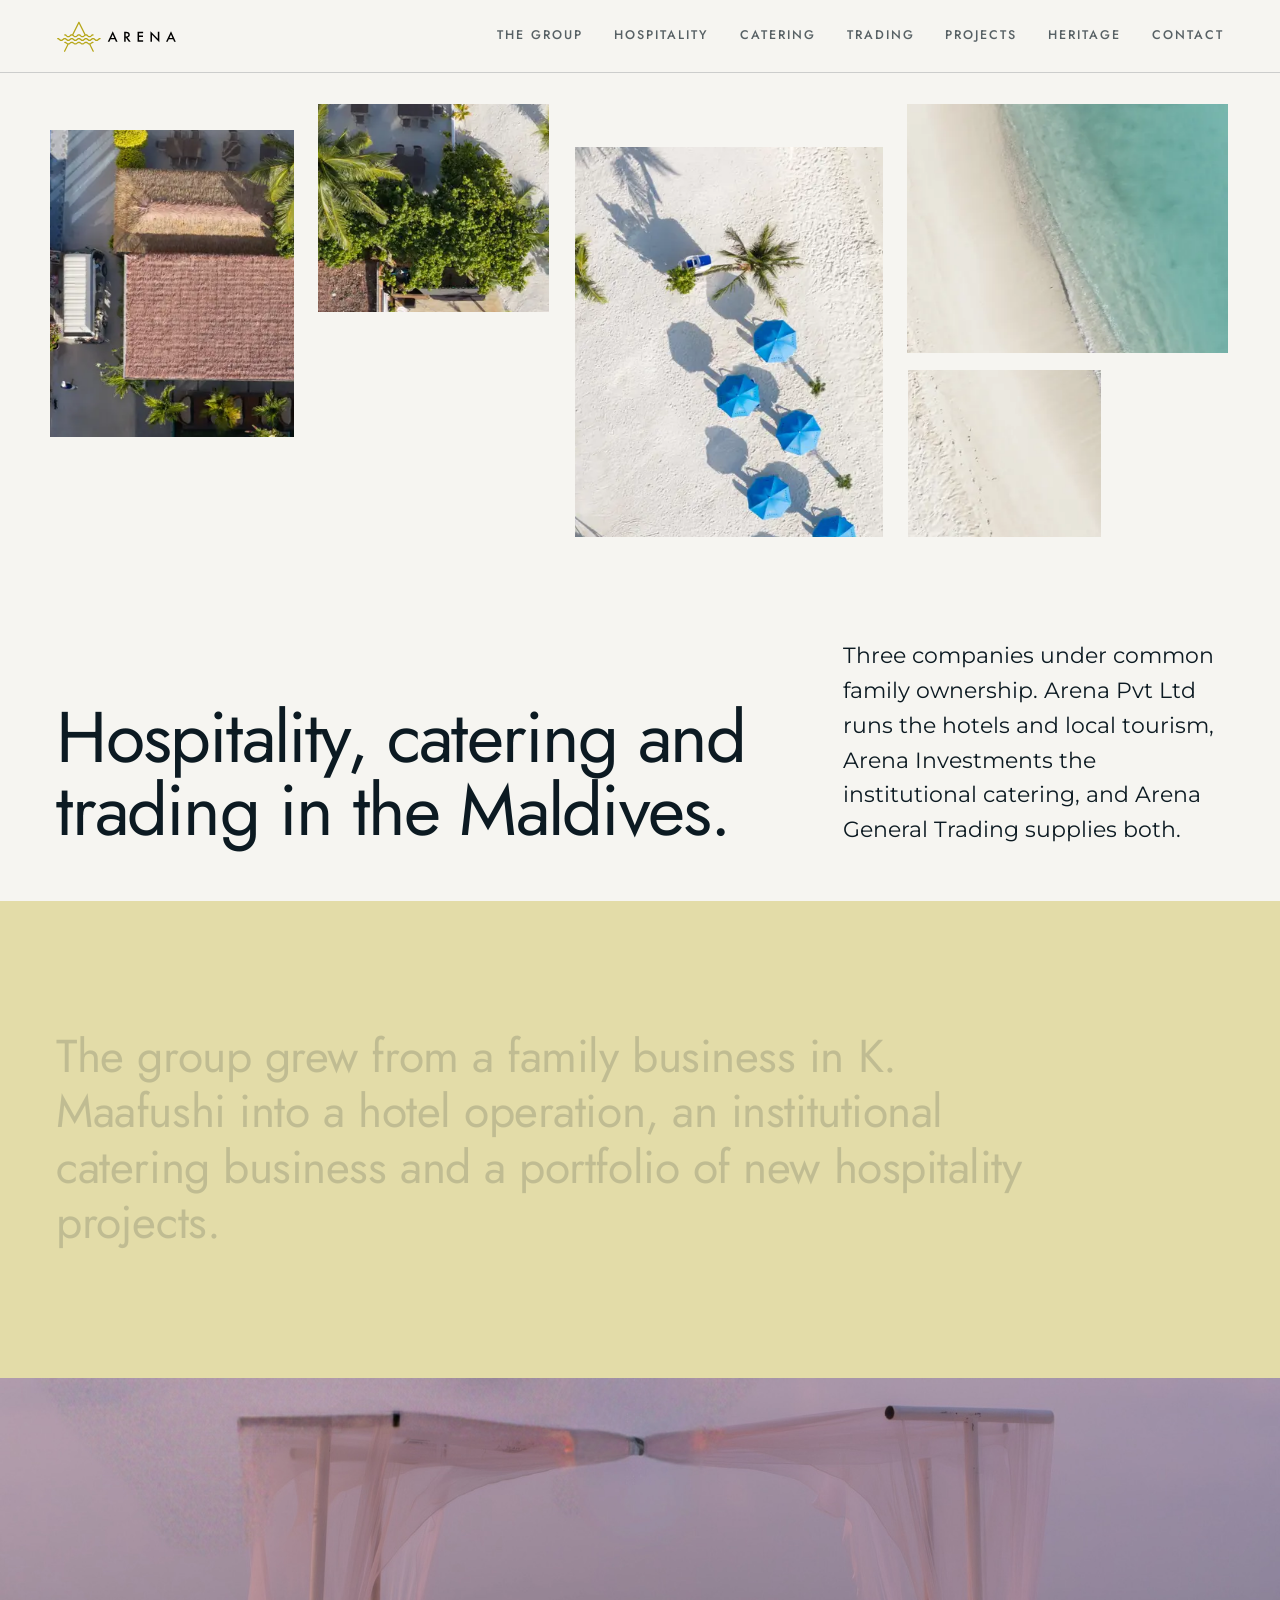
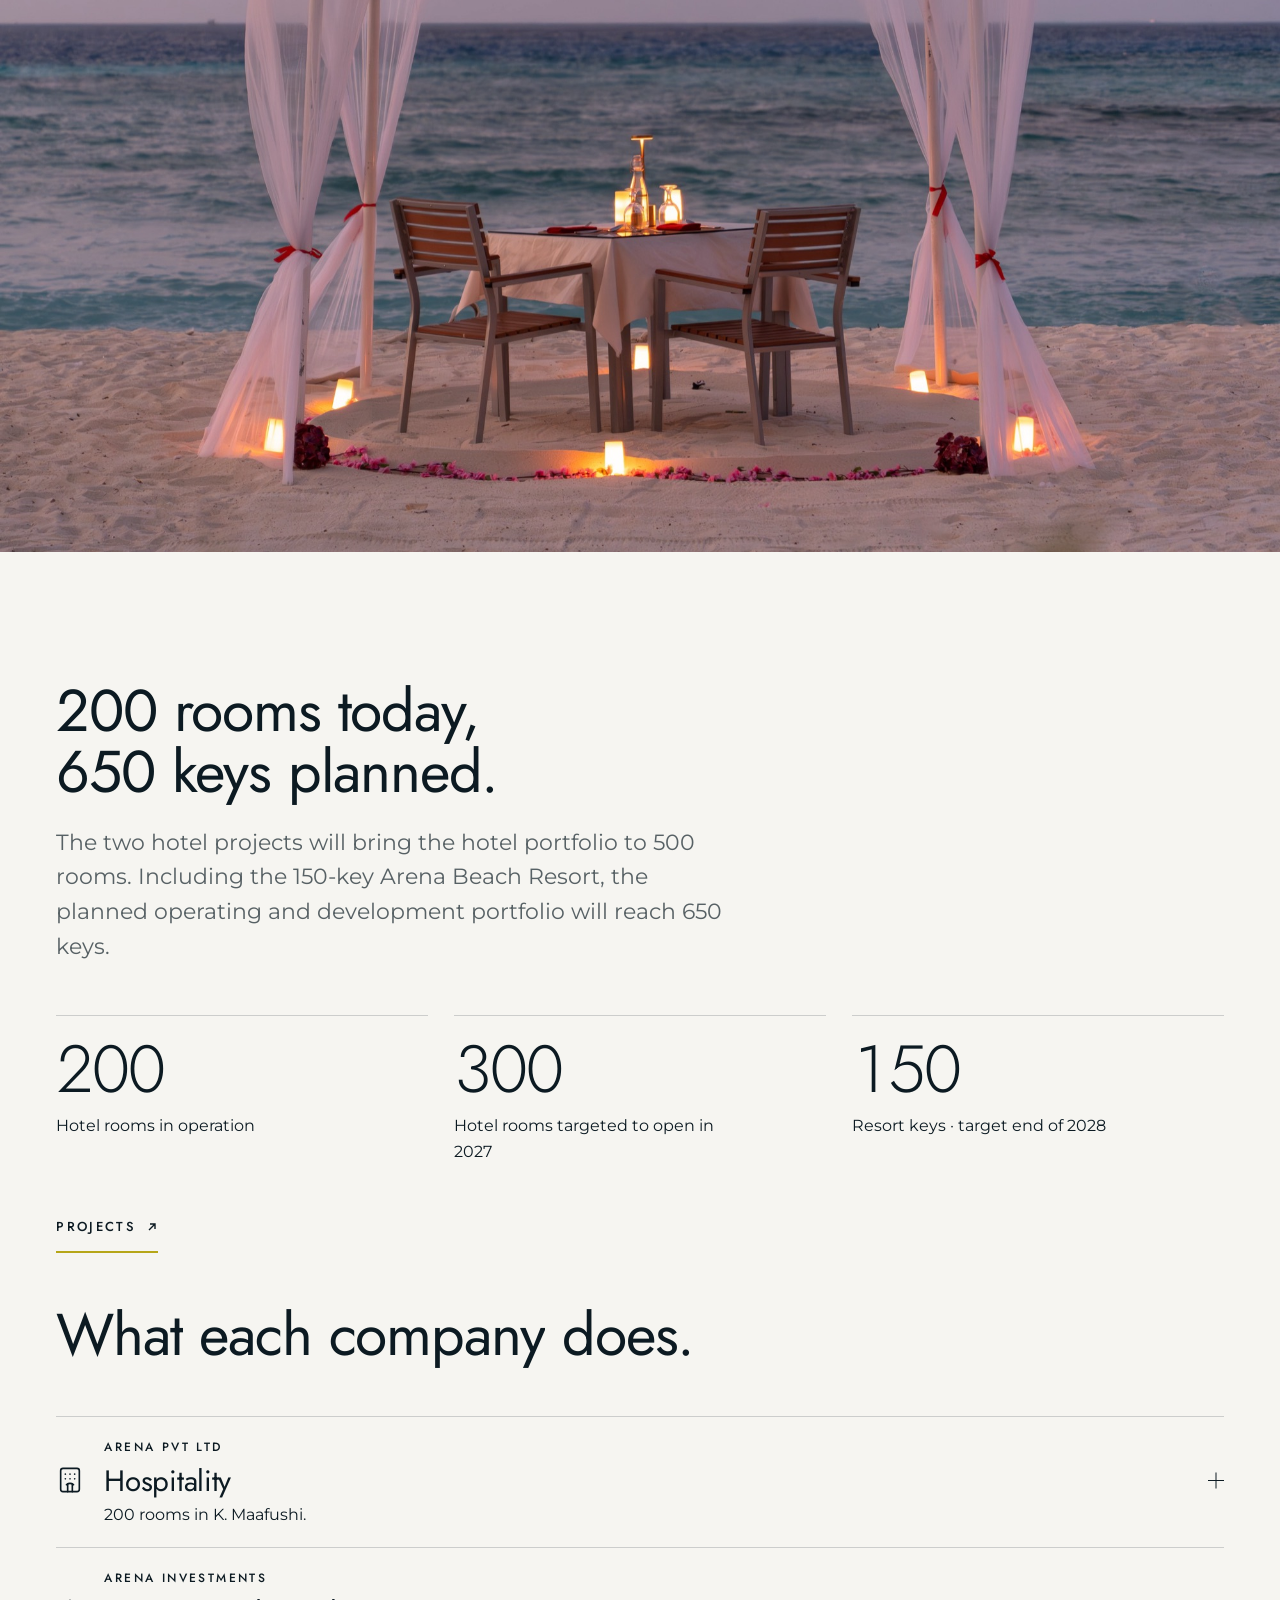
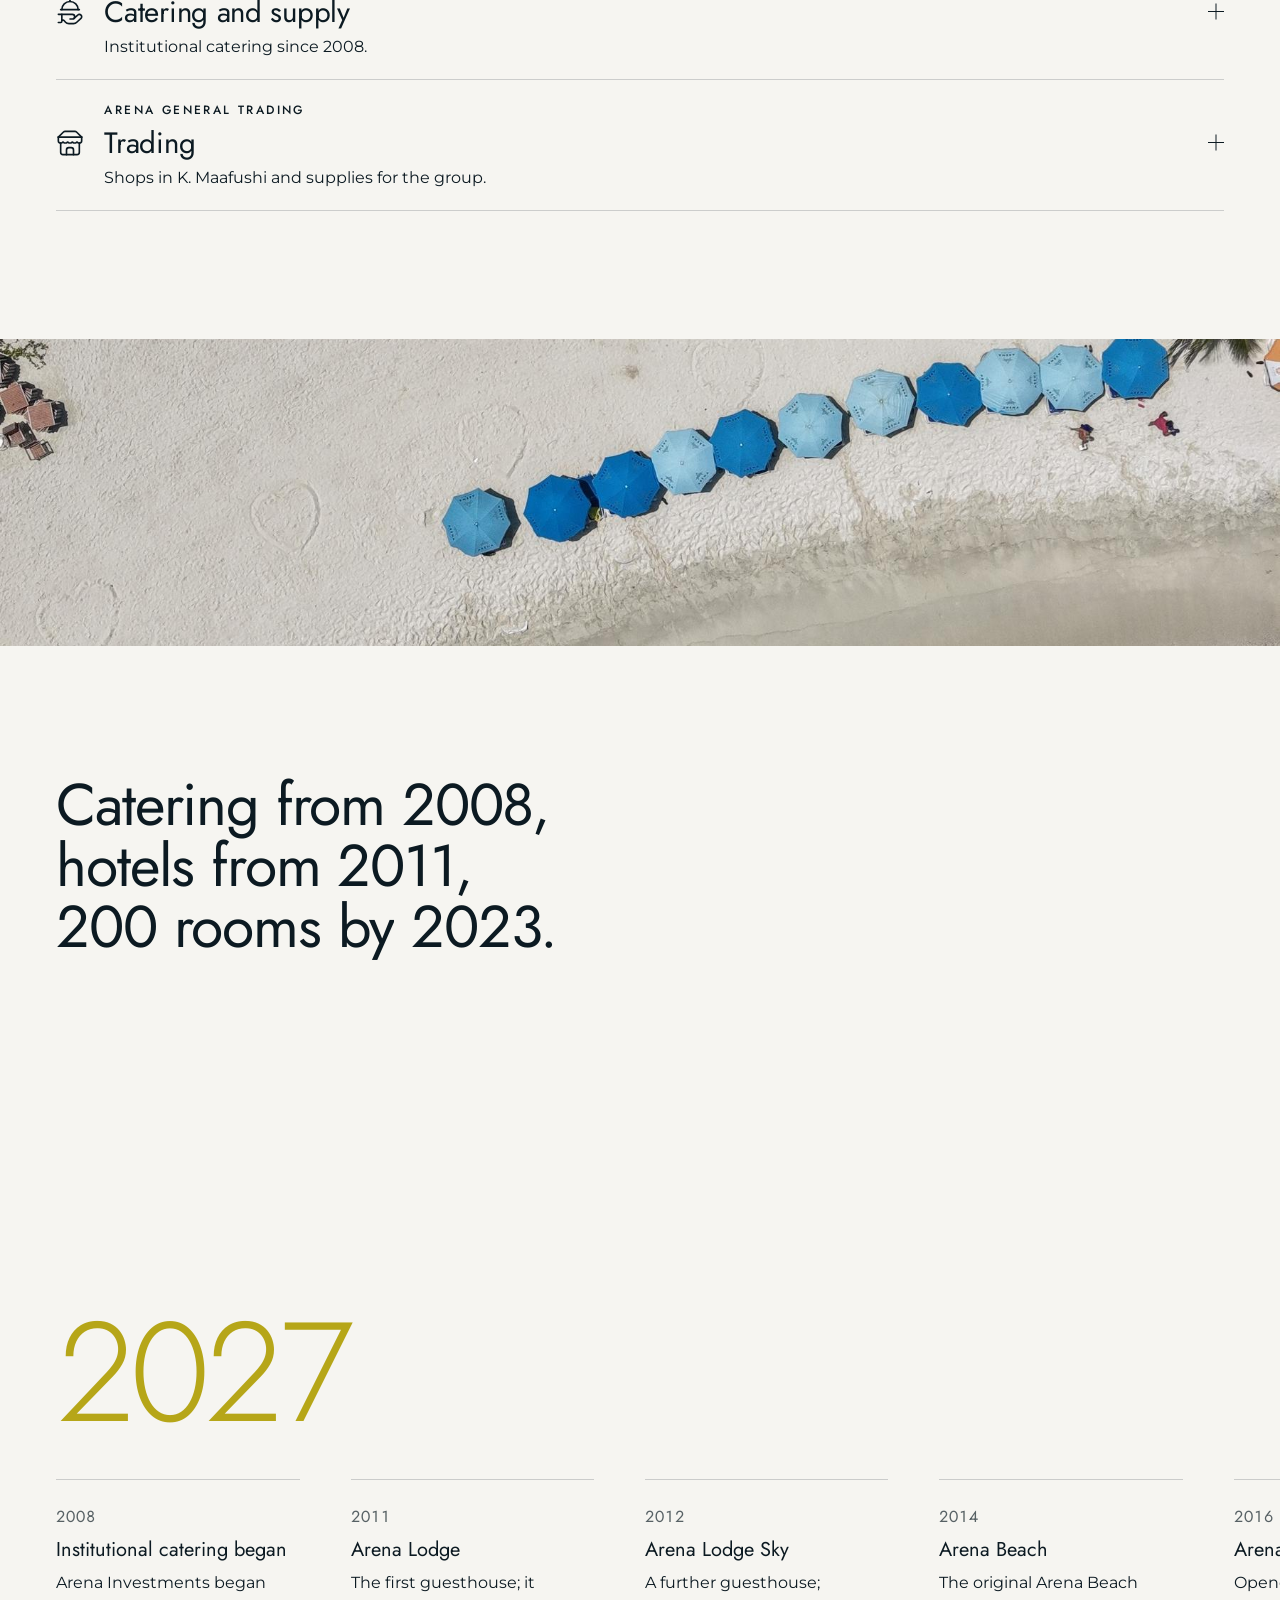
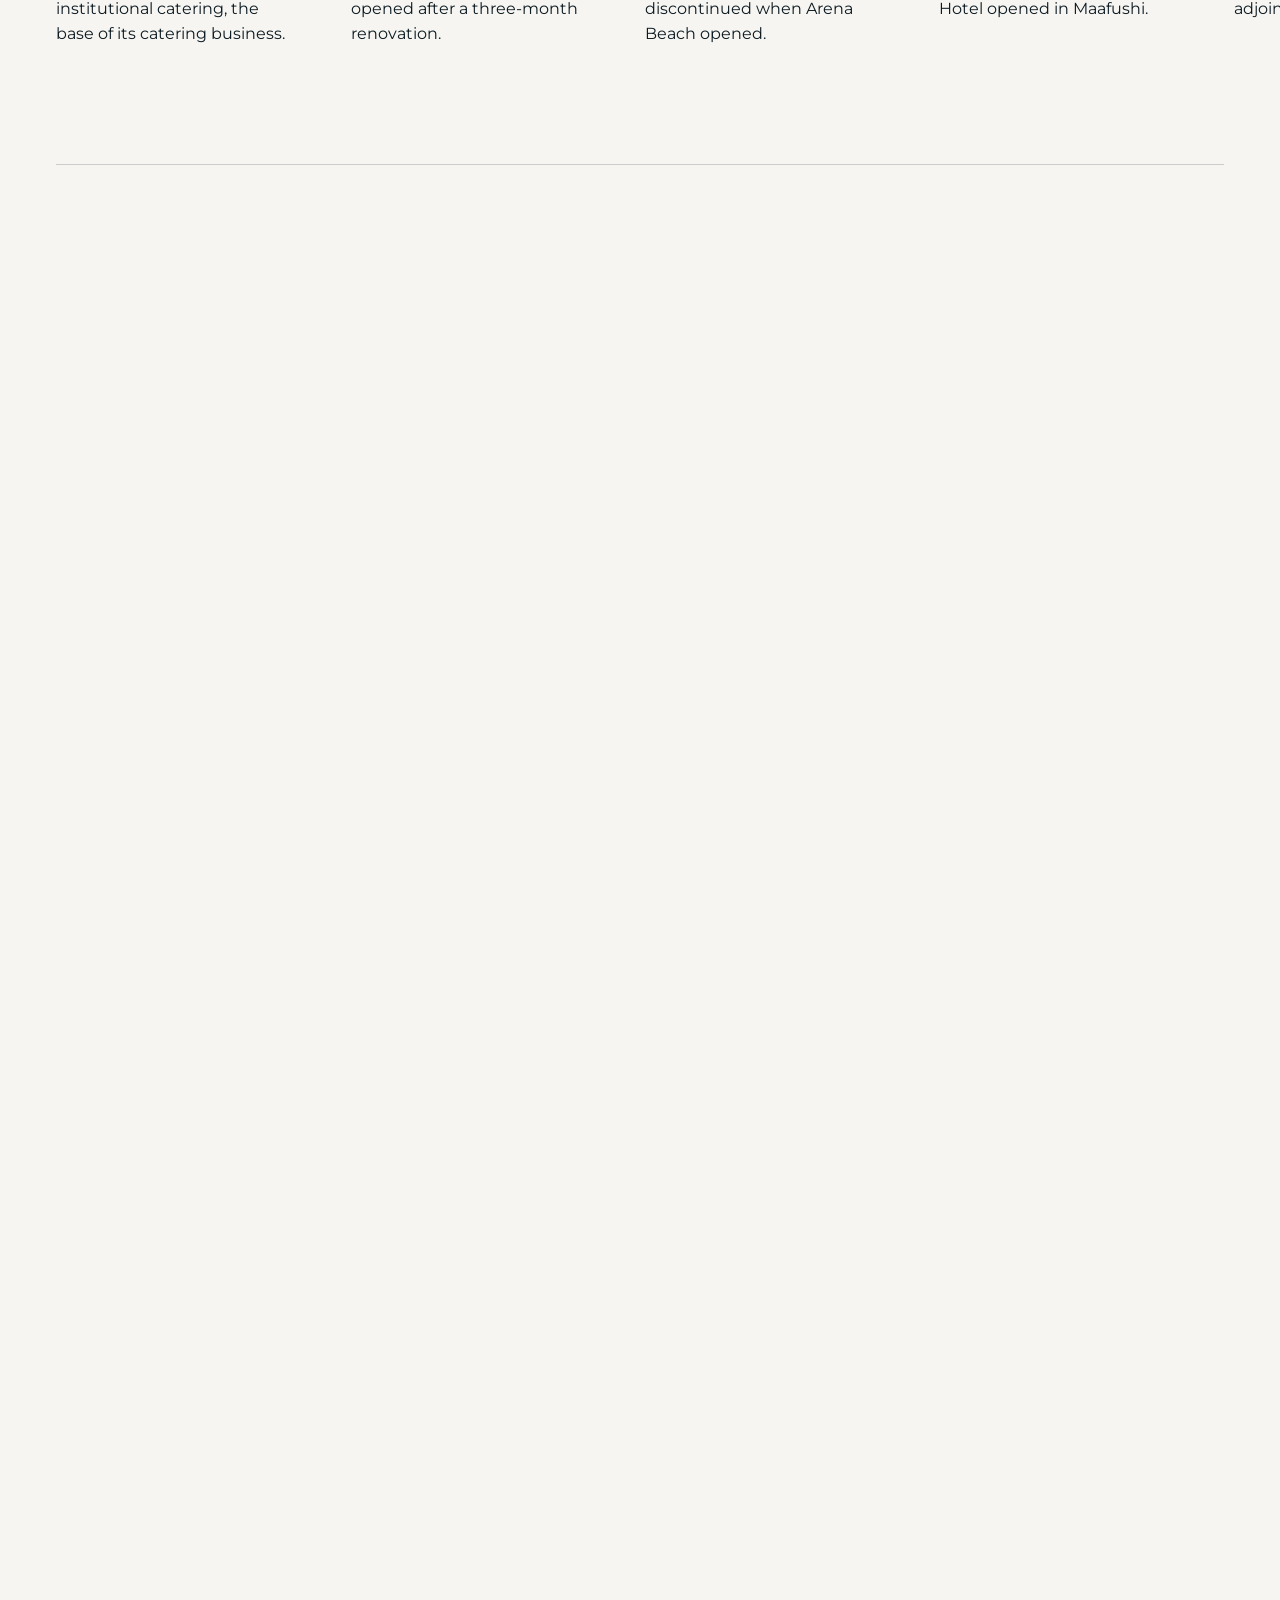
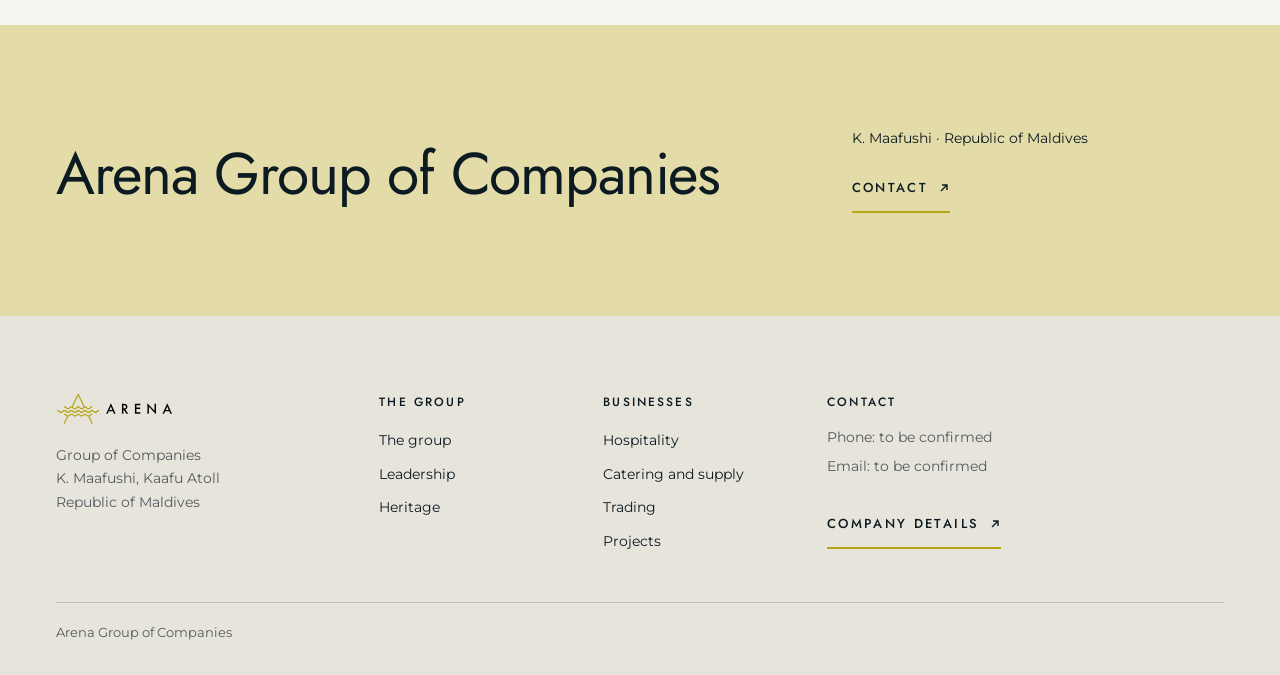
<file: index.html>
<!doctype html>
<html lang="en">
<head>
<meta name="robots" content="noindex,nofollow">
<meta charset="utf-8">
<meta name="viewport" content="width=device-width,initial-scale=1,viewport-fit=cover">
<title>Arena Group of Companies</title>
<link rel="preconnect" href="https://fonts.googleapis.com"><link rel="preconnect" href="https://fonts.gstatic.com" crossorigin>
<link rel="stylesheet" href="https://fonts.googleapis.com/css2?family=Jost:wght@300;400;500&family=Montserrat:wght@400;500&display=swap">
<link rel="stylesheet" href="assets/site6b.css?v=1c82962c">
<link rel="stylesheet" href="assets/brand9.css?v=1c82962c">
<link rel="stylesheet" href="v3.css?v=1c82962c">
<script>(function(){var h=document.documentElement;h.classList.add('js');if(matchMedia('(prefers-reduced-motion: reduce)').matches)h.classList.add('still')})();</script>
</head>
<body>
<a class="skip3" href="#main">Skip to content</a>
<header class="hdr3"><div class="wrap">
  <a href="index.html" aria-label="Arena Group of Companies, home"><img class="logo" src="assets/logo-horizontal-centred.svg" alt="Arena"></a>
  <nav class="nav3" id="nav3" aria-label="Main"><a href="group.html">The group</a><a href="hospitality.html">Hospitality</a><a href="catering.html">Catering</a><a href="trading.html">Trading</a><a href="projects.html">Projects</a><a href="heritage.html">Heritage</a><a href="leadership.html" class=nav-x>Leadership</a><a href="contact.html">Contact</a></nav>
  <button class="menu3" type="button" aria-expanded="false" aria-controls="nav3">Menu</button>
</div></header>
<main id="main" tabindex="-1">
<div class="mw"><section class="hold aerial" aria-label="Arena Beach from the air"><div class="pane p1" data-d="0.55"><img src="img/hero/aerial-2200.webp" srcset="img/hero/aerial-1200.webp 1200w,img/hero/aerial-2200.webp 2200w" sizes="(max-width:820px) 190vh,130vw" alt="Hotel rooms seen from above"></div><div class="pane p2" data-d="0.9"><img src="img/hero/aerial-2200.webp" srcset="img/hero/aerial-1200.webp 1200w,img/hero/aerial-2200.webp 2200w" sizes="(max-width:820px) 190vh,130vw" alt="Restaurant roofs and terraces"></div><div class="pane p3" data-d="0.35"><img src="img/hero/aerial-2200.webp" srcset="img/hero/aerial-1200.webp 1200w,img/hero/aerial-2200.webp 2200w" sizes="(max-width:820px) 190vh,130vw" alt="Blue umbrellas on the white beach"></div><div class="pane p4" data-d="1"><img src="img/hero/aerial-2200.webp" srcset="img/hero/aerial-1200.webp 1200w,img/hero/aerial-2200.webp 2200w" sizes="(max-width:820px) 190vh,130vw" alt="Clear water along the shore"></div><div class="pane p5" data-d="0.7"><img src="img/hero/aerial-2200.webp" srcset="img/hero/aerial-1200.webp 1200w,img/hero/aerial-2200.webp 2200w" sizes="(max-width:820px) 190vh,130vw" alt="Where the sand meets the sea"></div><div class="wrap hold-in"><h1 class="aerial-h" data-split>Hospitality, catering and trading in the Maldives.</h1><p class="lede3" data-r="up">Three companies under common family ownership. Arena Pvt Ltd runs the hotels and local tourism, Arena Investments the institutional catering, and Arena General Trading supplies both.</p></div></section></div><div class="cur"><div class="cur-back"><section class="slab sun"><div class="wrap"><p class="big" data-fill>The group grew from a family business in K. Maafushi into a hotel operation, an institutional catering business and a portfolio of new hospitality projects.</p></div></section></div><figure class="spread"><div class="ph" data-r="ph"><img src="img/client-dinner-canopy.jpg" alt="A dinner table under a canopy on the beach" loading="lazy" style="object-position:center 60%"></div></figure></div><section class="wrap sec3"><div class="sh"><h2 class="d2" data-split>200 rooms today, 650 keys planned.</h2><p class="lede3 soft3" data-r="up">The two hotel projects will bring the hotel portfolio to 500 rooms. Including the 150&#8209;key Arena Beach Resort, the planned operating and development portfolio will reach 650 keys.</p></div><div class="figs"><div data-r="up"><span class="n num">200</span><span class="l">Hotel rooms in operation</span></div><div data-r="up" style="transition-delay:.08s"><span class="n num">300</span><span class="l">Hotel rooms targeted to open in 2027</span></div><div data-r="up" style="transition-delay:.16s"><span class="n num">150</span><span class="l">Resort keys · target end of 2028</span></div></div><p style="margin-top:40px"><a class="go3" href="projects.html">Projects<svg viewBox="0 0 12 12" aria-hidden="true"><path d="M3 9 9 3M4 3h5v5"/></svg></a></p></section><section class="wrap sec3" style="padding-top:0"><div class="sh"><h2 class="d2" data-split>What each company does.</h2></div><div class="cos"><details class="cos-r" name="companies"><summary><svg class="ic3" viewBox="0 0 24 24" aria-hidden="true"><path d="M10 22v-6.57"/><path d="M12 11h.01"/><path d="M12 7h.01"/><path d="M14 15.43V22"/><path d="M15 16a5 5 0 0 0-6 0"/><path d="M16 11h.01"/><path d="M16 7h.01"/><path d="M8 11h.01"/><path d="M8 7h.01"/><rect x="4" y="2" width="16" height="20" rx="2"/></svg><span class="cos-t"><span class="k">Arena Pvt Ltd</span><span class="d3">Hospitality</span><em>200 rooms in K. Maafushi.</em></span><span class="cos-pm" aria-hidden="true"></span></summary><div class="cos-o"><div class="ph"><img src="img/arena-tower.jpg" alt="Arena Beach tower on the Maafushi waterfront" loading="lazy"></div><p class="lede3">Arena Pvt Ltd develops and operates accommodation in Maafushi: beachfront stays, dining, transfers and guest experiences. Water sports and excursions operate under Arena Pvt Ltd.</p><ul><li><svg class="ic3" viewBox="0 0 24 24" aria-hidden="true"><path d="M10 22v-6.57"/><path d="M12 11h.01"/><path d="M12 7h.01"/><path d="M14 15.43V22"/><path d="M15 16a5 5 0 0 0-6 0"/><path d="M16 11h.01"/><path d="M16 7h.01"/><path d="M8 11h.01"/><path d="M8 7h.01"/><rect x="4" y="2" width="16" height="20" rx="2"/></svg><div><b>Hotels</b><span>Arena Beach, Arena Grand, Arena Fushi and Arena Veli</span></div></li><li><svg class="ic3" viewBox="0 0 24 24" aria-hidden="true"><path d="M3 2v7c0 1.1.9 2 2 2h4a2 2 0 0 0 2-2V2"/><path d="M7 2v20"/><path d="M21 15V2a5 5 0 0 0-5 5v6c0 1.1.9 2 2 2h3Zm0 0v7"/></svg><div><b>Dining</b><span>Coco Grill by Arena</span></div></li><li><svg class="ic3" viewBox="0 0 24 24" aria-hidden="true"><path d="M2 21c.6.5 1.2 1 2.5 1 2.5 0 2.5-2 5-2 1.3 0 1.9.5 2.5 1 .6.5 1.2 1 2.5 1 2.5 0 2.5-2 5-2 1.3 0 1.9.5 2.5 1"/><path d="M19.38 20A11.6 11.6 0 0 0 21 14l-9-4-9 4c0 2.9.94 5.34 2.81 7.76"/><path d="M19 13V7a2 2 0 0 0-2-2H7a2 2 0 0 0-2 2v6"/><path d="M12 10v4"/><path d="M12 2v3"/></svg><div><b>Guest services</b><span>Airport transfer arrangements, excursions and tours, and water sports</span></div></li></ul><a class="go3" href="hospitality.html">Hospitality<svg viewBox="0 0 12 12" aria-hidden="true"><path d="M3 9 9 3M4 3h5v5"/></svg></a></div></details><details class="cos-r" name="companies"><summary><svg class="ic3" viewBox="0 0 24 24" aria-hidden="true"><path d="M12 3V2"/><path d="m15.4 17.4 3.2-2.8a2 2 0 1 1 2.8 2.9l-3.6 3.3c-.7.8-1.7 1.2-2.8 1.2h-4c-1.1 0-2.1-.4-2.8-1.2l-1.302-1.464A1 1 0 0 0 6.151 19H5"/><path d="M2 14h12a2 2 0 0 1 0 4h-2"/><path d="M4 10h16"/><path d="M5 10a7 7 0 0 1 14 0"/><path d="M5 14v6a1 1 0 0 1-1 1H2"/></svg><span class="cos-t"><span class="k">Arena Investments</span><span class="d3">Catering and supply</span><em>Institutional catering since 2008.</em></span><span class="cos-pm" aria-hidden="true"></span></summary><div class="cos-o"><p class="lede3">Arena Investments began institutional catering in 2008. It has held a shareholding in Paresco Pvt Ltd since 2018. Through Paresco it has managed supplies for the Prisons Cooperative Society since 2019; Paresco also caters for institutional staff.</p><ul><li><svg class="ic3" viewBox="0 0 24 24" aria-hidden="true"><path d="M12 3V2"/><path d="m15.4 17.4 3.2-2.8a2 2 0 1 1 2.8 2.9l-3.6 3.3c-.7.8-1.7 1.2-2.8 1.2h-4c-1.1 0-2.1-.4-2.8-1.2l-1.302-1.464A1 1 0 0 0 6.151 19H5"/><path d="M2 14h12a2 2 0 0 1 0 4h-2"/><path d="M4 10h16"/><path d="M5 10a7 7 0 0 1 14 0"/><path d="M5 14v6a1 1 0 0 1-1 1H2"/></svg><div><b>Institutional catering</b><span>Since 2008</span></div></li><li><svg class="ic3" viewBox="0 0 24 24" aria-hidden="true"><path d="M11 21.73a2 2 0 0 0 2 0l7-4A2 2 0 0 0 21 16V8a2 2 0 0 0-1-1.73l-7-4a2 2 0 0 0-2 0l-7 4A2 2 0 0 0 3 8v8a2 2 0 0 0 1 1.73z"/><path d="M12 22V12"/><path d="m3.3 7 7.703 4.734a2 2 0 0 0 1.994 0L20.7 7"/><path d="m7.5 4.27 9 5.15"/></svg><div><b>Paresco</b><span>Institutional supplies and staff catering</span></div></li></ul><a class="go3" href="catering.html">Catering and supply<svg viewBox="0 0 12 12" aria-hidden="true"><path d="M3 9 9 3M4 3h5v5"/></svg></a></div></details><details class="cos-r" name="companies"><summary><svg class="ic3" viewBox="0 0 24 24" aria-hidden="true"><path d="m2 7 4.41-4.41A2 2 0 0 1 7.83 2h8.34a2 2 0 0 1 1.42.59L22 7"/><path d="M4 12v8a2 2 0 0 0 2 2h12a2 2 0 0 0 2-2v-8"/><path d="M15 22v-4a2 2 0 0 0-2-2h-2a2 2 0 0 0-2 2v4"/><path d="M2 7h20"/><path d="M22 7v3a2 2 0 0 1-2 2a2.7 2.7 0 0 1-1.59-.63.7.7 0 0 0-.82 0A2.7 2.7 0 0 1 16 12a2.7 2.7 0 0 1-1.59-.63.7.7 0 0 0-.82 0A2.7 2.7 0 0 1 12 12a2.7 2.7 0 0 1-1.59-.63.7.7 0 0 0-.82 0A2.7 2.7 0 0 1 8 12a2.7 2.7 0 0 1-1.59-.63.7.7 0 0 0-.82 0A2.7 2.7 0 0 1 4 12a2 2 0 0 1-2-2V7"/></svg><span class="cos-t"><span class="k">Arena General Trading</span><span class="d3">Trading</span><em>Shops in K. Maafushi and supplies for the group.</em></span><span class="cos-pm" aria-hidden="true"></span></summary><div class="cos-o"><p class="lede3">Arena General Trading operates grocery shops and souvenir shops in K. Maafushi and manages supplies for the group companies.</p><ul><li><svg class="ic3" viewBox="0 0 24 24" aria-hidden="true"><path d="M11 21.73a2 2 0 0 0 2 0l7-4A2 2 0 0 0 21 16V8a2 2 0 0 0-1-1.73l-7-4a2 2 0 0 0-2 0l-7 4A2 2 0 0 0 3 8v8a2 2 0 0 0 1 1.73z"/><path d="M12 22V12"/><path d="m3.3 7 7.703 4.734a2 2 0 0 0 1.994 0L20.7 7"/><path d="m7.5 4.27 9 5.15"/></svg><div><b>Group supplies</b><span>Hotel and catering supplies</span></div></li><li><svg class="ic3" viewBox="0 0 24 24" aria-hidden="true"><path d="m2 7 4.41-4.41A2 2 0 0 1 7.83 2h8.34a2 2 0 0 1 1.42.59L22 7"/><path d="M4 12v8a2 2 0 0 0 2 2h12a2 2 0 0 0 2-2v-8"/><path d="M15 22v-4a2 2 0 0 0-2-2h-2a2 2 0 0 0-2 2v4"/><path d="M2 7h20"/><path d="M22 7v3a2 2 0 0 1-2 2a2.7 2.7 0 0 1-1.59-.63.7.7 0 0 0-.82 0A2.7 2.7 0 0 1 16 12a2.7 2.7 0 0 1-1.59-.63.7.7 0 0 0-.82 0A2.7 2.7 0 0 1 12 12a2.7 2.7 0 0 1-1.59-.63.7.7 0 0 0-.82 0A2.7 2.7 0 0 1 8 12a2.7 2.7 0 0 1-1.59-.63.7.7 0 0 0-.82 0A2.7 2.7 0 0 1 4 12a2 2 0 0 1-2-2V7"/></svg><div><b>Shops</b><span>Grocery and souvenir shops, K. Maafushi</span></div></li></ul><a class="go3" href="trading.html">Trading<svg viewBox="0 0 12 12" aria-hidden="true"><path d="M3 9 9 3M4 3h5v5"/></svg></a></div></details></div></section><figure class="spread strip"><div class="ph" data-r="ph"><img src="img/origins-beach.jpg" alt="A line of blue umbrellas on the beach, from above" loading="lazy" style="object-position:center bottom"></div></figure><section class="his"><div class="wrap"><div class="sh"><h2 class="d2" data-split>Catering from 2008, hotels from 2011, 200 rooms by 2023.</h2></div></div><div class="his-pin"><div class="his-in"><div class="wrap his-top"><div class="wheel" aria-hidden="true"></div><div class="his-ctl"><button type="button" class="ctl" data-d="-1">Earlier</button><button type="button" class="ctl" data-d="1">Later</button></div><div class="his-bar his-bar-p"><b></b></div></div><ol class="trk" tabindex="0" aria-label="History, 2008 to 2028"><li class="" data-y="2008"><span class="ty">2008</span><h3>Institutional catering began</h3><p>Arena Investments began institutional catering, the base of its catering business.</p></li><li class="" data-y="2011"><span class="ty">2011</span><h3>Arena Lodge</h3><p>The first guesthouse; it opened after a three&#8209;month renovation.</p></li><li class="" data-y="2012"><span class="ty">2012</span><h3>Arena Lodge Sky</h3><p>A further guesthouse; discontinued when Arena Beach opened.</p></li><li class="" data-y="2014"><span class="ty">2014</span><h3>Arena Beach</h3><p>The original Arena Beach Hotel opened in Maafushi.</p></li><li class="" data-y="2016"><span class="ty">2016</span><h3>Arena Grand</h3><p>Opened in June on land adjoining Arena Beach.</p></li><li class="" data-y="2018"><span class="ty">2018</span><h3>Arena Fushi</h3><p>Opened in October.</p></li><li class="" data-y="2019"><span class="ty">2019</span><h3>Paresco operations</h3><p>Arena Investments expanded its operations through Paresco, to manage supplies for the Prisons Cooperative Society.</p></li><li class="" data-y="2020"><span class="ty">2020</span><h3>Arena Beach redevelopment</h3><p>The original hotel was demolished during the pandemic lockdown, beginning the redevelopment.</p></li><li class="" data-y="2021"><span class="ty">2021</span><h3>Arena Veli</h3><p>Opened in November.</p></li><li class="" data-y="2023"><span class="ty">2023</span><h3>The new Arena Beach</h3><p>Opened, increasing the existing hotel operation to 200 rooms. In April, Paresco was awarded a five&#8209;year contract to cater for institutional staff.</p></li><li class="" data-y="2024"><span class="ty">2024</span><h3>Arena Beach Resort project</h3><p>Arena leased a lagoon near K. Maafushi in the final quarter; works began shortly afterwards.</p></li><li class="fut" data-y="2027"><span class="ty">2027&#8211;28</span><h3>Targeted</h3><p>Arena Palm Hiya, target January 2027. Arena V. Thinadhoo, target July 2027. Arena Beach Resort, target end of 2028.</p></li></ol><div class="wrap"><div class="his-bar"><b></b></div></div></div></div></section><section class="sun"><div class="wrap close3"><h2 class="d2">Arena Group of Companies</h2><div class="r"><span>K. Maafushi · Republic of Maldives</span><a class="go3" href="contact.html">Contact<svg viewBox="0 0 12 12" aria-hidden="true"><path d="M3 9 9 3M4 3h5v5"/></svg></a></div></div></section>
</main>
<footer class="ftr3"><div class="wrap">
  <div class="top">
    <div><img class="logo" src="assets/logo-horizontal-centred.svg" alt="Arena"><p class="addr">Group of Companies<br>K. Maafushi, Kaafu Atoll<br>Republic of Maldives</p></div>
    <div><h2>The group</h2><ul><li><a href="group.html">The group</a></li><li><a href="leadership.html">Leadership</a></li><li><a href="heritage.html">Heritage</a></li></ul></div>
    <div><h2>Businesses</h2><ul><li><a href="hospitality.html">Hospitality</a></li><li><a href="catering.html">Catering and supply</a></li><li><a href="trading.html">Trading</a></li><li><a href="projects.html">Projects</a></li></ul></div>
    <div><h2>Contact</h2><ul class="offices contact"><li>Phone: to be confirmed</li><li>Email: to be confirmed</li></ul><p class="off-l"><a class="go3" href="contact.html">Company details<svg viewBox="0 0 12 12" aria-hidden="true"><path d="M3 9 9 3M4 3h5v5"/></svg></a></p></div>
  </div>
  <div class="bot">Arena Group of Companies</div>
</div></footer>
<script src="v3.js?v=1c82962c"></script>
</body>
</html>
</file>
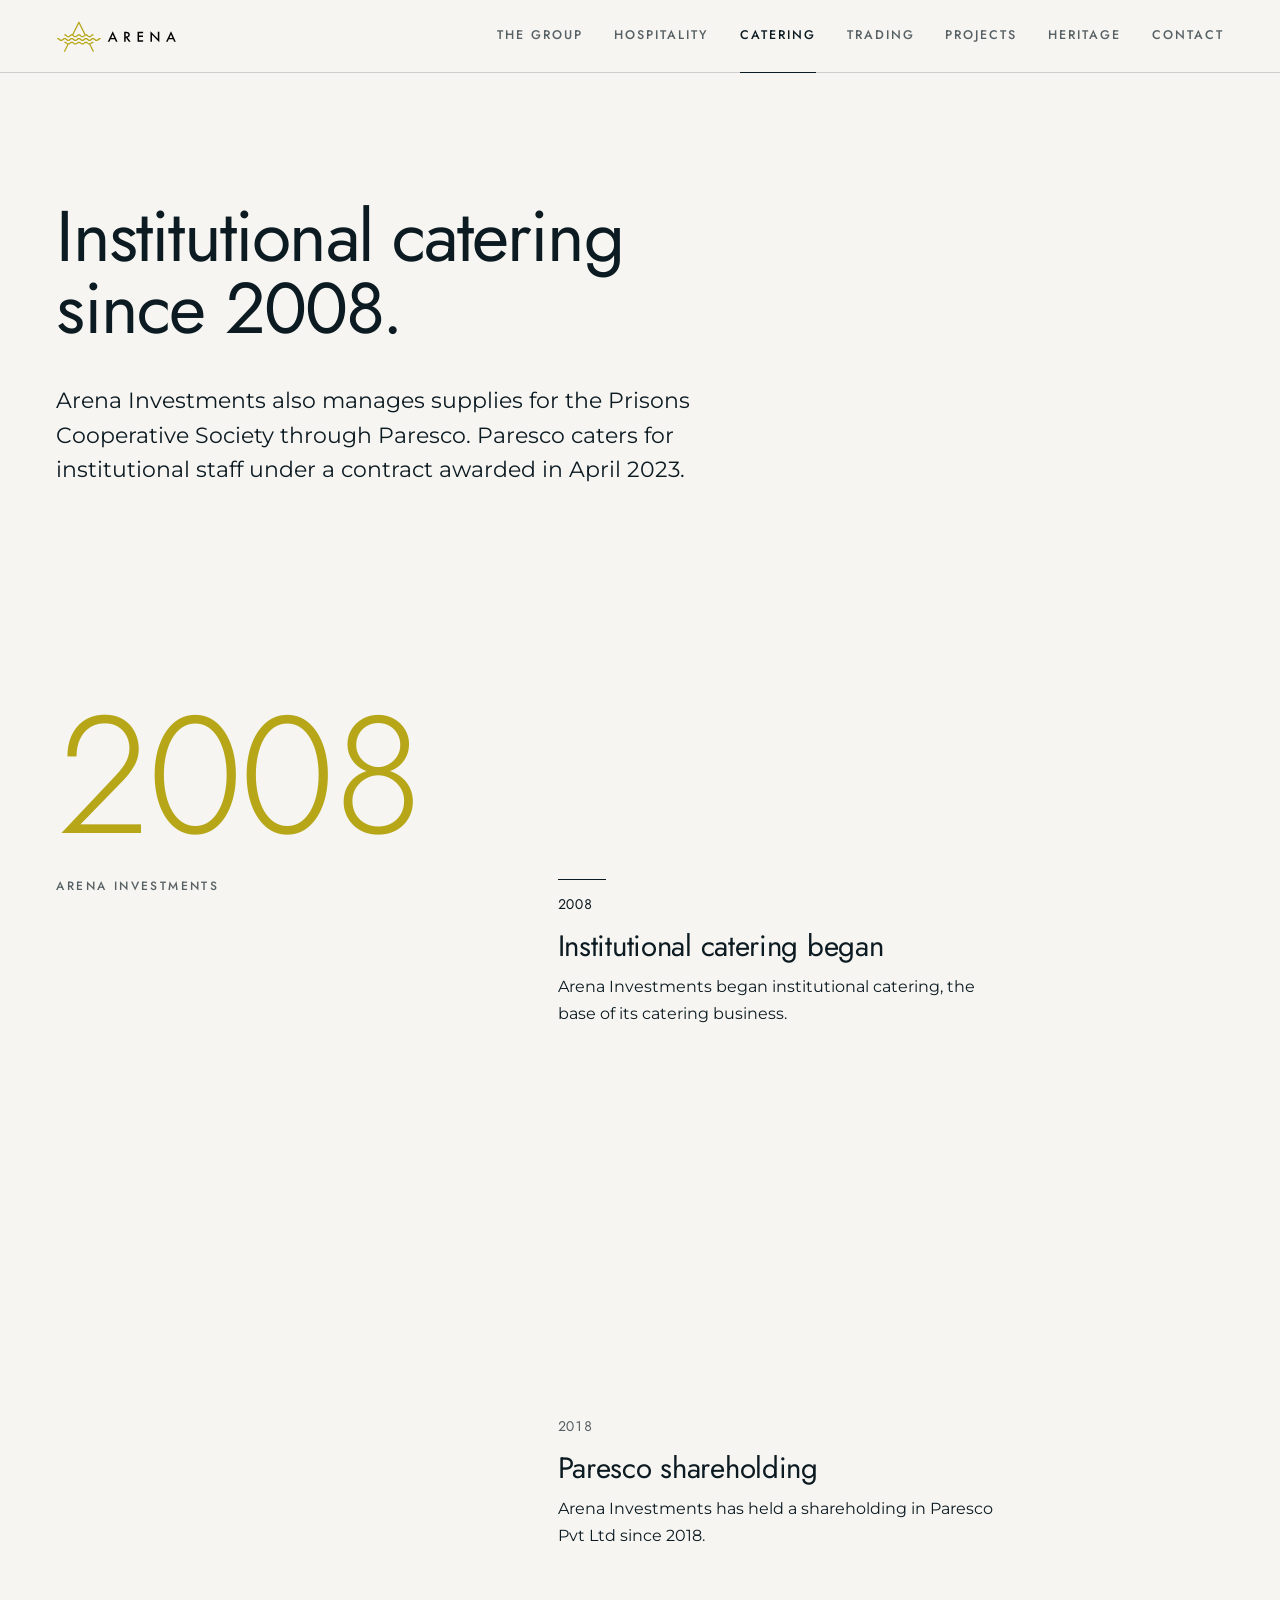
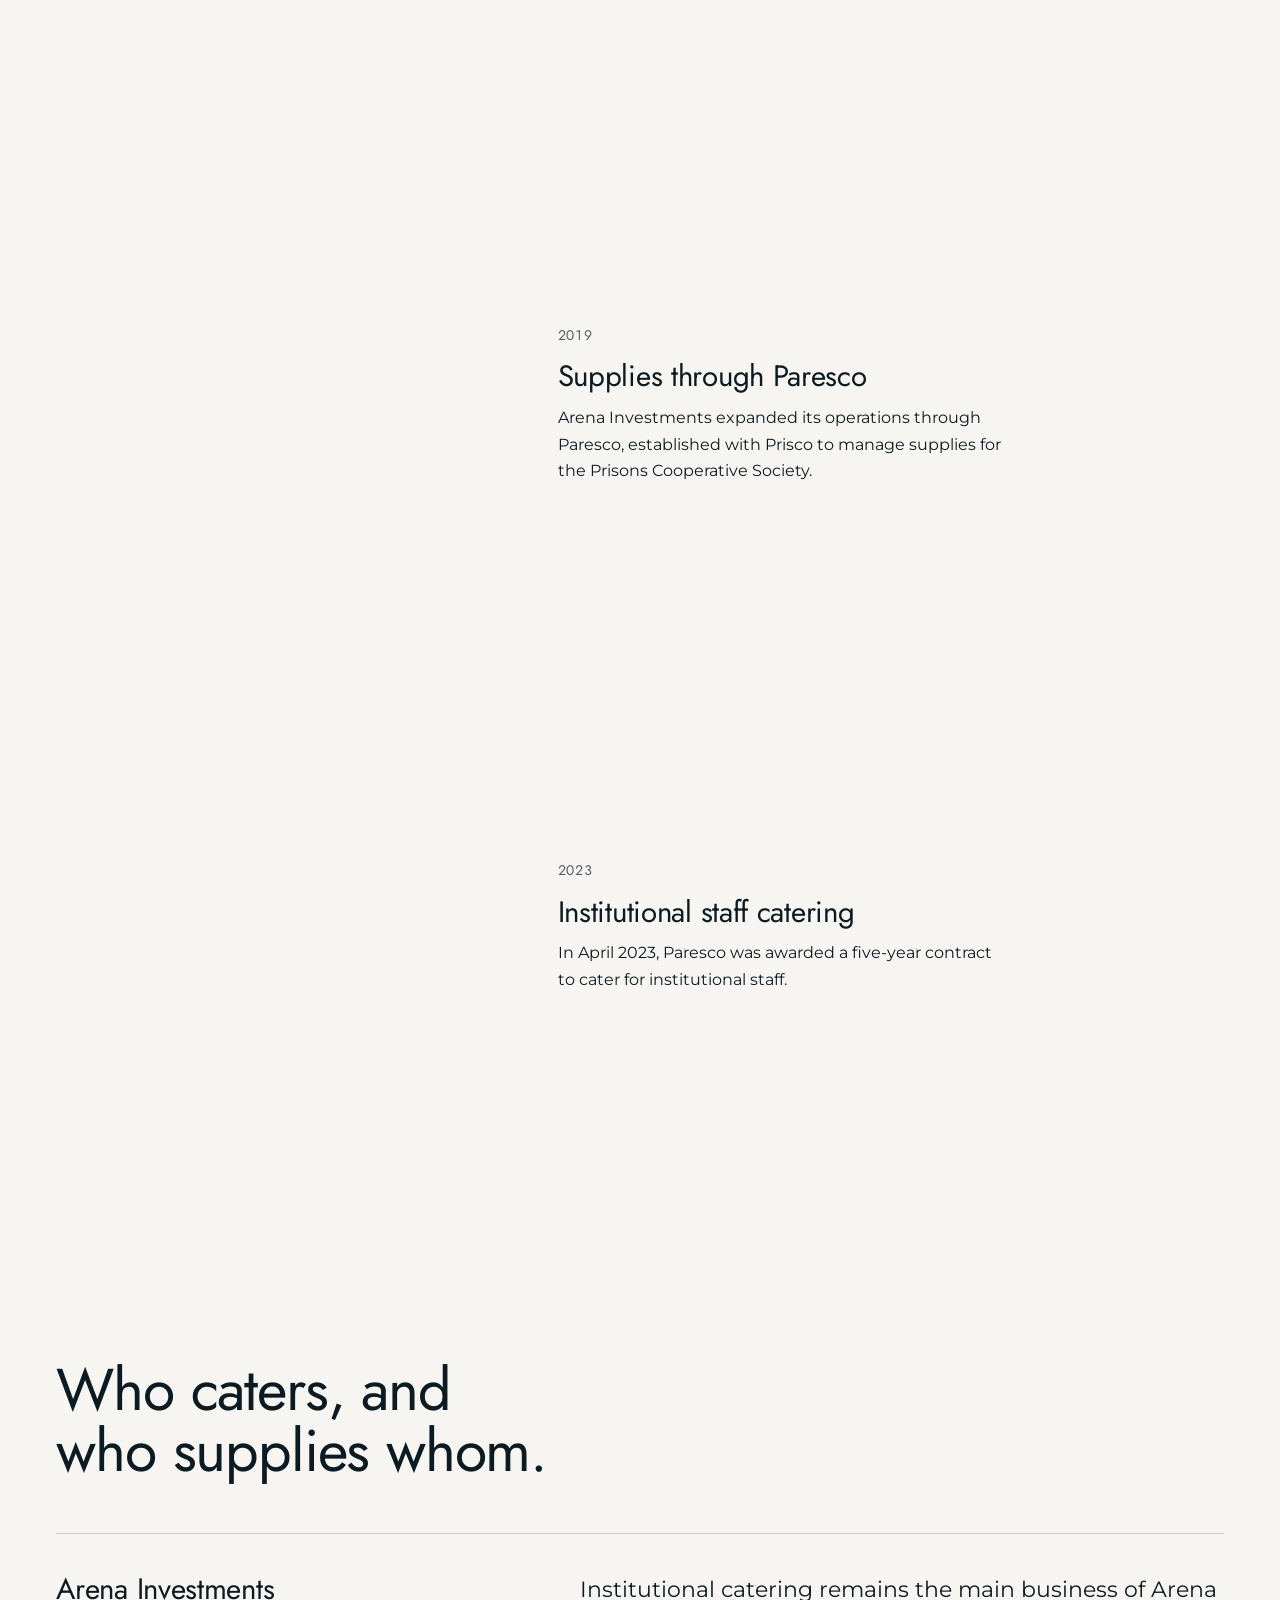
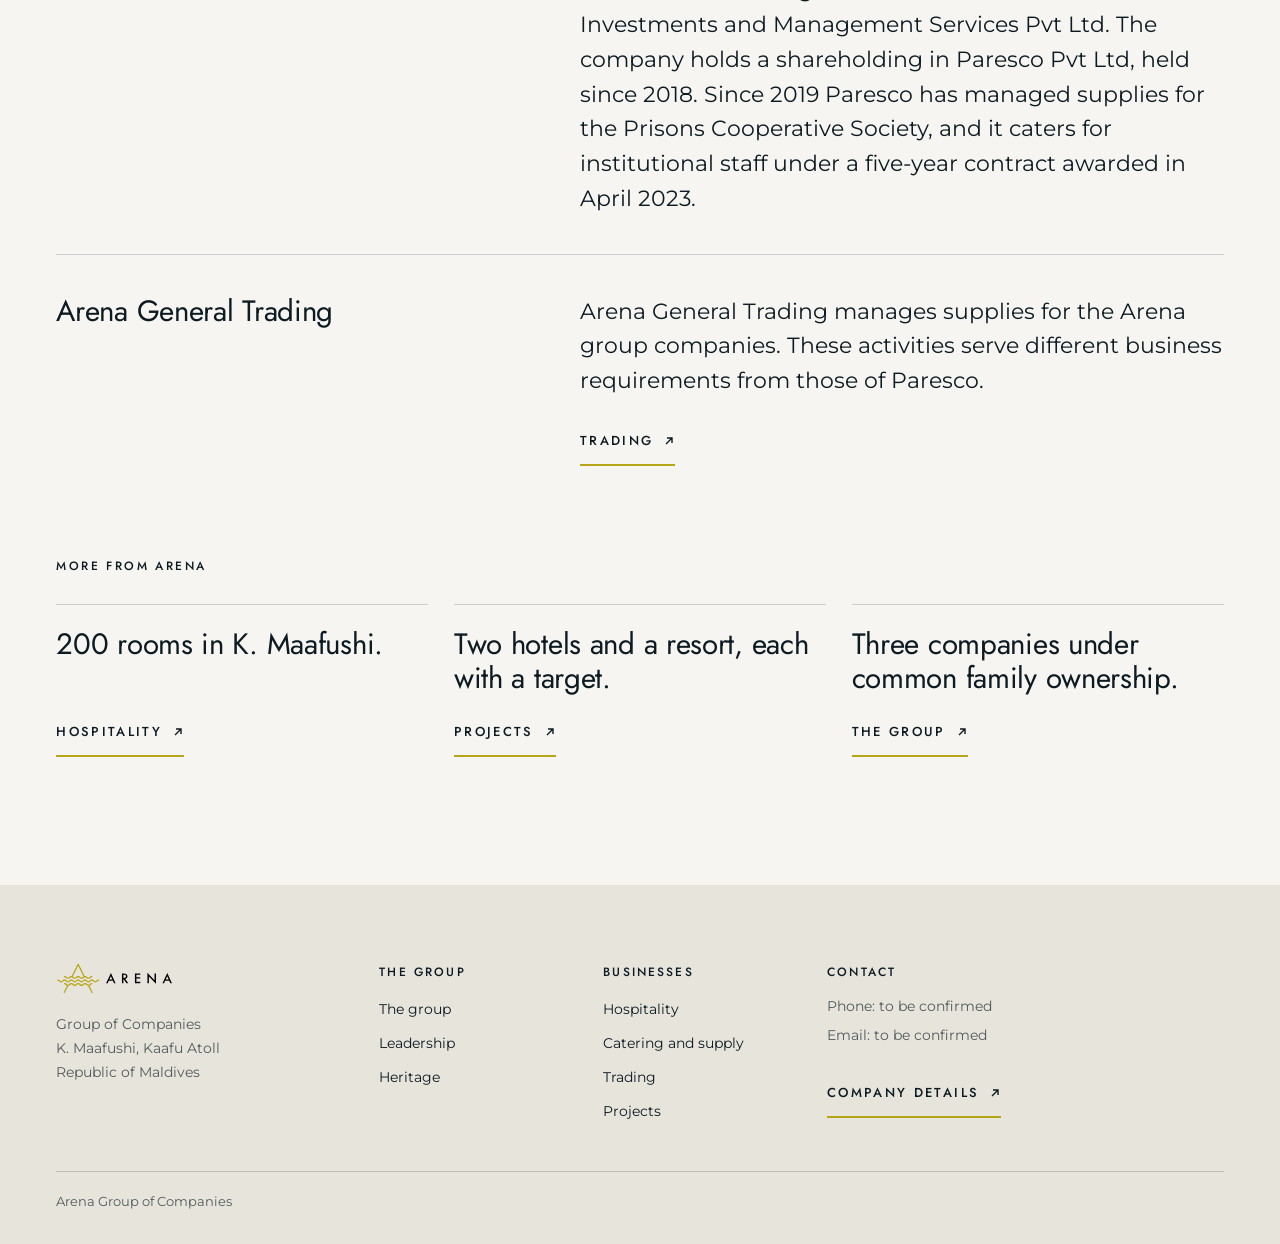
<file: catering.html>
<!doctype html>
<html lang="en">
<head>
<meta name="robots" content="noindex,nofollow">
<meta charset="utf-8">
<meta name="viewport" content="width=device-width,initial-scale=1,viewport-fit=cover">
<title>Catering and supply · Arena Group of Companies</title>
<link rel="preconnect" href="https://fonts.googleapis.com"><link rel="preconnect" href="https://fonts.gstatic.com" crossorigin>
<link rel="stylesheet" href="https://fonts.googleapis.com/css2?family=Jost:wght@300;400;500&family=Montserrat:wght@400;500&display=swap">
<link rel="stylesheet" href="assets/site6b.css?v=1c82962c">
<link rel="stylesheet" href="assets/brand9.css?v=1c82962c">
<link rel="stylesheet" href="v3.css?v=1c82962c">
<script>(function(){var h=document.documentElement;h.classList.add('js');if(matchMedia('(prefers-reduced-motion: reduce)').matches)h.classList.add('still')})();</script>
</head>
<body>
<a class="skip3" href="#main">Skip to content</a>
<header class="hdr3"><div class="wrap">
  <a href="index.html" aria-label="Arena Group of Companies, home"><img class="logo" src="assets/logo-horizontal-centred.svg" alt="Arena"></a>
  <nav class="nav3" id="nav3" aria-label="Main"><a href="group.html">The group</a><a href="hospitality.html">Hospitality</a><a href="catering.html" aria-current=page>Catering</a><a href="trading.html">Trading</a><a href="projects.html">Projects</a><a href="heritage.html">Heritage</a><a href="leadership.html" class=nav-x>Leadership</a><a href="contact.html">Contact</a></nav>
  <button class="menu3" type="button" aria-expanded="false" aria-controls="nav3">Menu</button>
</div></header>
<main id="main" tabindex="-1">
<section class="wrap op"><h1 class="d1" data-split>Institutional catering since 2008.</h1><div class="op-b"><p class="lede3" data-r="up">Arena Investments also manages supplies for the Prisons Cooperative Society through Paresco. Paresco caters for institutional staff under a contract awarded in April 2023.</p></div></section><section class="wrap sec3"><div class="yrs"><div class="yrs-w" aria-hidden="true"><div class="wheel"></div><span class="k soft">Arena Investments</span></div><div><article class="st" data-y="2008"><span class="yr">2008</span><h2 class="d3">Institutional catering began</h2><p>Arena Investments began institutional catering, the base of its catering business.</p></article><article class="st" data-y="2018"><span class="yr">2018</span><h2 class="d3">Paresco shareholding</h2><p>Arena Investments has held a shareholding in Paresco Pvt Ltd since 2018.</p></article><article class="st" data-y="2019"><span class="yr">2019</span><h2 class="d3">Supplies through Paresco</h2><p>Arena Investments expanded its operations through Paresco, established with Prisco to manage supplies for the Prisons Cooperative Society.</p></article><article class="st" data-y="2023"><span class="yr">2023</span><h2 class="d3">Institutional staff catering</h2><p>In April 2023, Paresco was awarded a five&#8209;year contract to cater for institutional staff.</p></article></div></div></section><section class="wrap sec3"><div class="sh"><h2 class="d2" data-split>Who caters, and who supplies whom.</h2></div><div class="tr3" id="investments"><h3 class="d3" data-r="up">Arena Investments</h3><p class="lede3" data-r="up">Institutional catering remains the main business of Arena Investments and Management Services Pvt Ltd. The company holds a shareholding in Paresco Pvt Ltd, held since 2018. Since 2019 Paresco has managed supplies for the Prisons Cooperative Society, and it caters for institutional staff under a five&#8209;year contract awarded in April 2023.</p></div><div class="tr3" id="trading"><h3 class="d3" data-r="up">Arena General Trading</h3><div><p class="lede3" data-r="up">Arena General Trading manages supplies for the Arena group companies. These activities serve different business requirements from those of Paresco.</p><p style="margin-top:20px"><a class="go3" href="trading.html">Trading<svg viewBox="0 0 12 12" aria-hidden="true"><path d="M3 9 9 3M4 3h5v5"/></svg></a></p></div></div></section><section class="wrap sec3"><span class="k" style="display:block;margin-bottom:28px">More from Arena</span><div class="more3"><a href="hospitality.html" data-r="up"><span class="d3">200 rooms in K. Maafushi.</span><span class="go3">Hospitality<svg viewBox="0 0 12 12" aria-hidden="true"><path d="M3 9 9 3M4 3h5v5"/></svg></span></a><a href="projects.html" data-r="up"><span class="d3">Two hotels and a resort, each with a target.</span><span class="go3">Projects<svg viewBox="0 0 12 12" aria-hidden="true"><path d="M3 9 9 3M4 3h5v5"/></svg></span></a><a href="group.html" data-r="up"><span class="d3">Three companies under common family ownership.</span><span class="go3">The group<svg viewBox="0 0 12 12" aria-hidden="true"><path d="M3 9 9 3M4 3h5v5"/></svg></span></a></div></section>
</main>
<footer class="ftr3"><div class="wrap">
  <div class="top">
    <div><img class="logo" src="assets/logo-horizontal-centred.svg" alt="Arena"><p class="addr">Group of Companies<br>K. Maafushi, Kaafu Atoll<br>Republic of Maldives</p></div>
    <div><h2>The group</h2><ul><li><a href="group.html">The group</a></li><li><a href="leadership.html">Leadership</a></li><li><a href="heritage.html">Heritage</a></li></ul></div>
    <div><h2>Businesses</h2><ul><li><a href="hospitality.html">Hospitality</a></li><li><a href="catering.html">Catering and supply</a></li><li><a href="trading.html">Trading</a></li><li><a href="projects.html">Projects</a></li></ul></div>
    <div><h2>Contact</h2><ul class="offices contact"><li>Phone: to be confirmed</li><li>Email: to be confirmed</li></ul><p class="off-l"><a class="go3" href="contact.html">Company details<svg viewBox="0 0 12 12" aria-hidden="true"><path d="M3 9 9 3M4 3h5v5"/></svg></a></p></div>
  </div>
  <div class="bot">Arena Group of Companies</div>
</div></footer>
<script src="v3.js?v=1c82962c"></script>
</body>
</html>
</file>
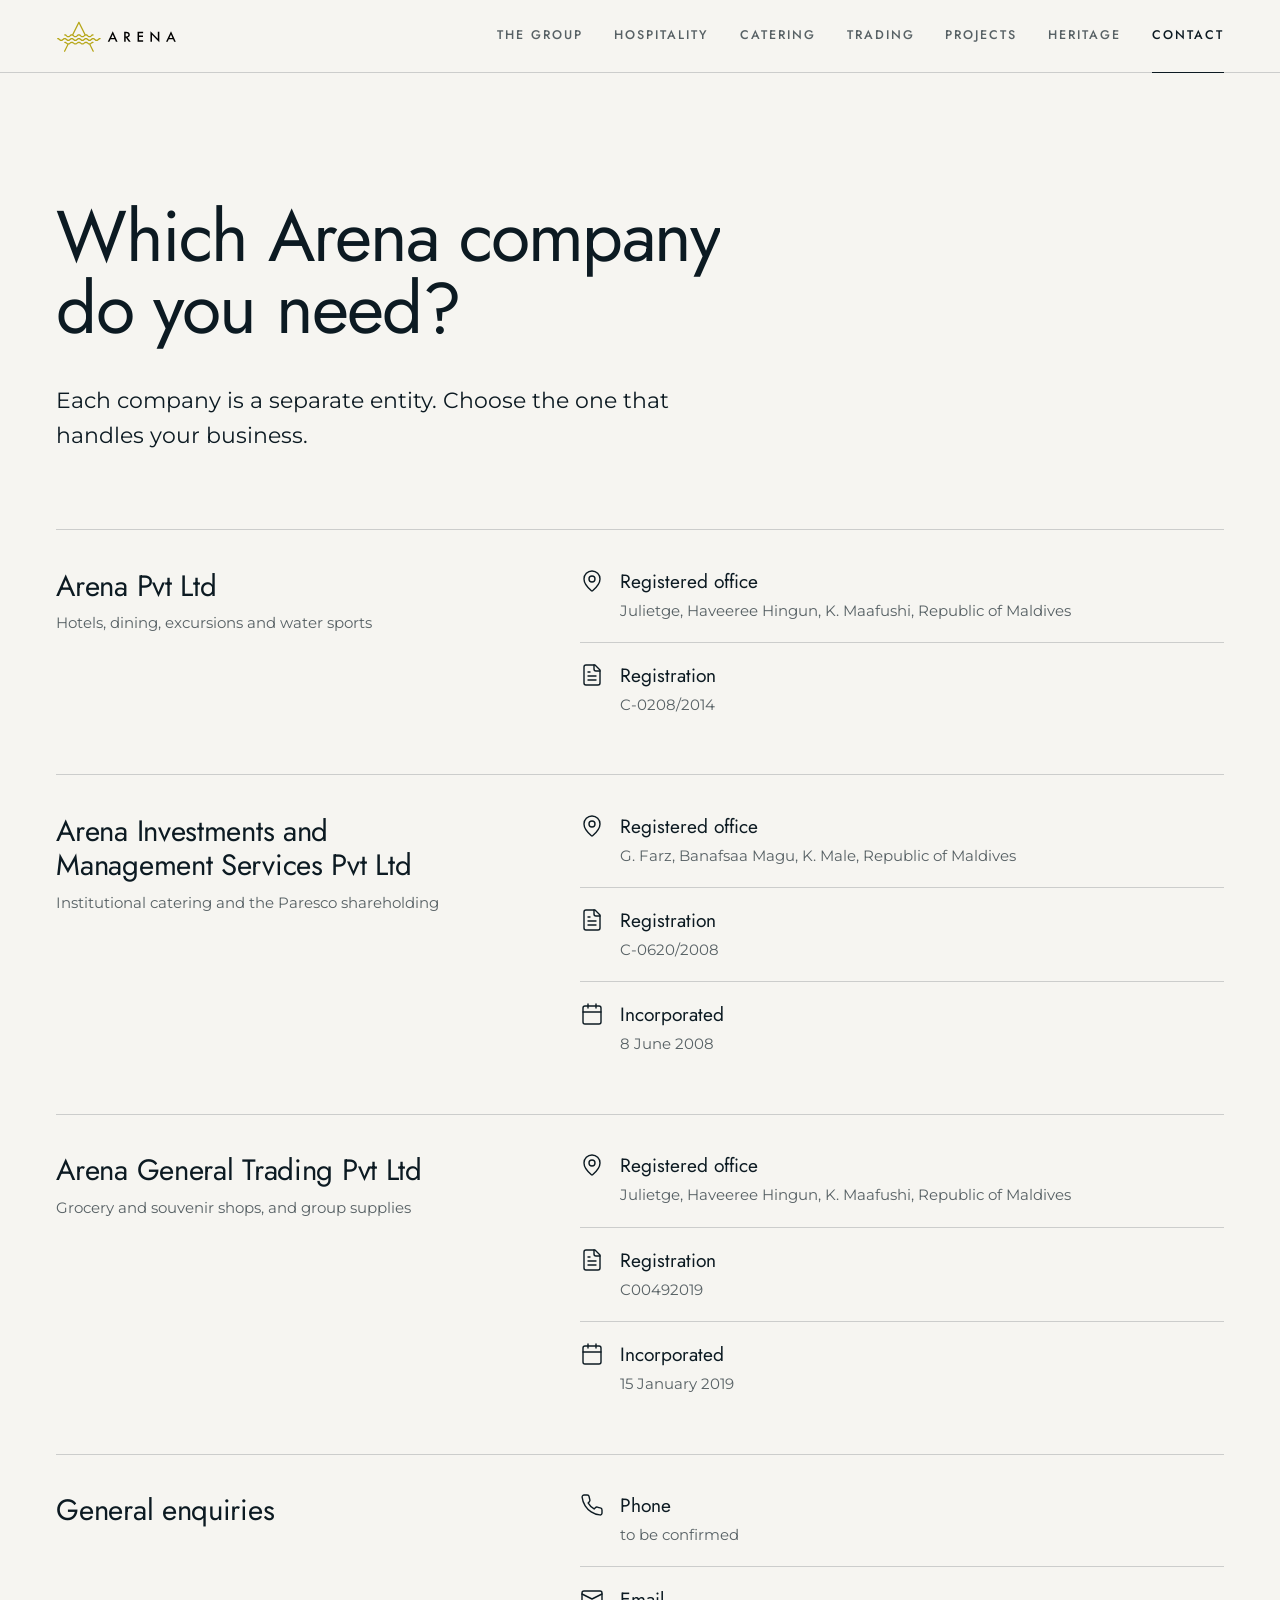
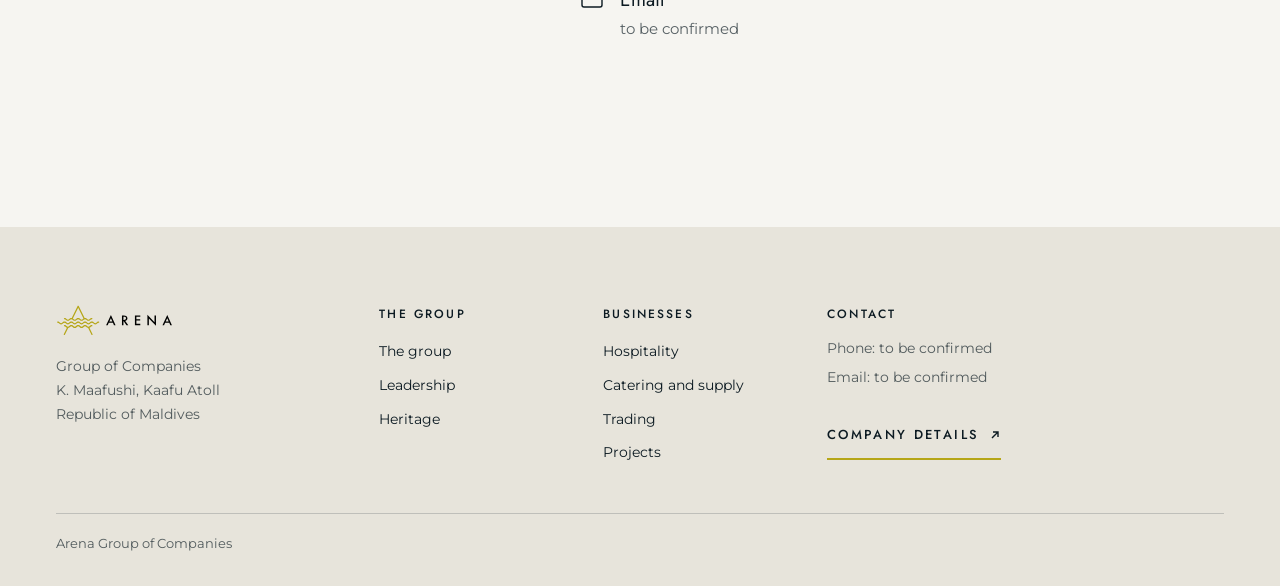
<file: contact.html>
<!doctype html>
<html lang="en">
<head>
<meta name="robots" content="noindex,nofollow">
<meta charset="utf-8">
<meta name="viewport" content="width=device-width,initial-scale=1,viewport-fit=cover">
<title>Contact · Arena Group of Companies</title>
<link rel="preconnect" href="https://fonts.googleapis.com"><link rel="preconnect" href="https://fonts.gstatic.com" crossorigin>
<link rel="stylesheet" href="https://fonts.googleapis.com/css2?family=Jost:wght@300;400;500&family=Montserrat:wght@400;500&display=swap">
<link rel="stylesheet" href="assets/site6b.css?v=1c82962c">
<link rel="stylesheet" href="assets/brand9.css?v=1c82962c">
<link rel="stylesheet" href="v3.css?v=1c82962c">
<script>(function(){var h=document.documentElement;h.classList.add('js');if(matchMedia('(prefers-reduced-motion: reduce)').matches)h.classList.add('still')})();</script>
</head>
<body>
<a class="skip3" href="#main">Skip to content</a>
<header class="hdr3"><div class="wrap">
  <a href="index.html" aria-label="Arena Group of Companies, home"><img class="logo" src="assets/logo-horizontal-centred.svg" alt="Arena"></a>
  <nav class="nav3" id="nav3" aria-label="Main"><a href="group.html">The group</a><a href="hospitality.html">Hospitality</a><a href="catering.html">Catering</a><a href="trading.html">Trading</a><a href="projects.html">Projects</a><a href="heritage.html">Heritage</a><a href="leadership.html" class=nav-x>Leadership</a><a href="contact.html" aria-current=page>Contact</a></nav>
  <button class="menu3" type="button" aria-expanded="false" aria-controls="nav3">Menu</button>
</div></header>
<main id="main" tabindex="-1">
<section class="wrap op"><h1 class="d1" data-split>Which Arena company do you need?</h1><div class="op-b"><p class="lede3" data-r="up">Each company is a separate entity. Choose the one that handles your business.</p></div></section><section class="wrap sec3" style="padding-top:0"><div class="tr3"><div><h2 class="d3" data-r="up">Arena Pvt Ltd</h2><p class="co-for">Hotels, dining, excursions and water sports</p></div><div class="frows one"><div class="fr" data-r="up"><svg class="ic3" viewBox="0 0 24 24" aria-hidden="true"><path d="M20 10c0 4.993-5.539 10.193-7.399 11.799a1 1 0 0 1-1.202 0C9.539 20.193 4 14.993 4 10a8 8 0 0 1 16 0"/><circle cx="12" cy="10" r="3"/></svg><div><h3 class="fr-t">Registered office</h3><p>Julietge, Haveeree Hingun, K. Maafushi, Republic of Maldives</p></div></div><div class="fr" data-r="up"><svg class="ic3" viewBox="0 0 24 24" aria-hidden="true"><path d="M15 2H6a2 2 0 0 0-2 2v16a2 2 0 0 0 2 2h12a2 2 0 0 0 2-2V7Z"/><path d="M14 2v4a2 2 0 0 0 2 2h4"/><path d="M10 9H8"/><path d="M16 13H8"/><path d="M16 17H8"/></svg><div><h3 class="fr-t">Registration</h3><p>C-0208/2014</p></div></div></div></div><div class="tr3"><div><h2 class="d3" data-r="up">Arena Investments and Management Services Pvt Ltd</h2><p class="co-for">Institutional catering and the Paresco shareholding</p></div><div class="frows one"><div class="fr" data-r="up"><svg class="ic3" viewBox="0 0 24 24" aria-hidden="true"><path d="M20 10c0 4.993-5.539 10.193-7.399 11.799a1 1 0 0 1-1.202 0C9.539 20.193 4 14.993 4 10a8 8 0 0 1 16 0"/><circle cx="12" cy="10" r="3"/></svg><div><h3 class="fr-t">Registered office</h3><p>G. Farz, Banafsaa Magu, K. Male, Republic of Maldives</p></div></div><div class="fr" data-r="up"><svg class="ic3" viewBox="0 0 24 24" aria-hidden="true"><path d="M15 2H6a2 2 0 0 0-2 2v16a2 2 0 0 0 2 2h12a2 2 0 0 0 2-2V7Z"/><path d="M14 2v4a2 2 0 0 0 2 2h4"/><path d="M10 9H8"/><path d="M16 13H8"/><path d="M16 17H8"/></svg><div><h3 class="fr-t">Registration</h3><p>C-0620/2008</p></div></div><div class="fr" data-r="up"><svg class="ic3" viewBox="0 0 24 24" aria-hidden="true"><path d="M8 2v4"/><path d="M16 2v4"/><rect width="18" height="18" x="3" y="4" rx="2"/><path d="M3 10h18"/></svg><div><h3 class="fr-t">Incorporated</h3><p>8 June 2008</p></div></div></div></div><div class="tr3"><div><h2 class="d3" data-r="up">Arena General Trading Pvt Ltd</h2><p class="co-for">Grocery and souvenir shops, and group supplies</p></div><div class="frows one"><div class="fr" data-r="up"><svg class="ic3" viewBox="0 0 24 24" aria-hidden="true"><path d="M20 10c0 4.993-5.539 10.193-7.399 11.799a1 1 0 0 1-1.202 0C9.539 20.193 4 14.993 4 10a8 8 0 0 1 16 0"/><circle cx="12" cy="10" r="3"/></svg><div><h3 class="fr-t">Registered office</h3><p>Julietge, Haveeree Hingun, K. Maafushi, Republic of Maldives</p></div></div><div class="fr" data-r="up"><svg class="ic3" viewBox="0 0 24 24" aria-hidden="true"><path d="M15 2H6a2 2 0 0 0-2 2v16a2 2 0 0 0 2 2h12a2 2 0 0 0 2-2V7Z"/><path d="M14 2v4a2 2 0 0 0 2 2h4"/><path d="M10 9H8"/><path d="M16 13H8"/><path d="M16 17H8"/></svg><div><h3 class="fr-t">Registration</h3><p>C00492019</p></div></div><div class="fr" data-r="up"><svg class="ic3" viewBox="0 0 24 24" aria-hidden="true"><path d="M8 2v4"/><path d="M16 2v4"/><rect width="18" height="18" x="3" y="4" rx="2"/><path d="M3 10h18"/></svg><div><h3 class="fr-t">Incorporated</h3><p>15 January 2019</p></div></div></div></div><div class="tr3"><h2 class="d3" data-r="up">General enquiries</h2><div class="frows one"><div class="fr" data-r="up"><svg class="ic3" viewBox="0 0 24 24" aria-hidden="true"><path d="M22 16.92v3a2 2 0 0 1-2.18 2 19.79 19.79 0 0 1-8.63-3.07 19.5 19.5 0 0 1-6-6 19.79 19.79 0 0 1-3.07-8.67A2 2 0 0 1 4.11 2h3a2 2 0 0 1 2 1.72 12.84 12.84 0 0 0 .7 2.81 2 2 0 0 1-.45 2.11L8.09 9.91a16 16 0 0 0 6 6l1.27-1.27a2 2 0 0 1 2.11-.45 12.84 12.84 0 0 0 2.81.7A2 2 0 0 1 22 16.92z"/></svg><div><h3 class="fr-t">Phone</h3><p>to be confirmed</p></div></div><div class="fr" data-r="up"><svg class="ic3" viewBox="0 0 24 24" aria-hidden="true"><rect x="2" y="4" width="20" height="16" rx="2"/><path d="m22 7-10 5L2 7"/></svg><div><h3 class="fr-t">Email</h3><p>to be confirmed</p></div></div></div></div></section>
</main>
<footer class="ftr3"><div class="wrap">
  <div class="top">
    <div><img class="logo" src="assets/logo-horizontal-centred.svg" alt="Arena"><p class="addr">Group of Companies<br>K. Maafushi, Kaafu Atoll<br>Republic of Maldives</p></div>
    <div><h2>The group</h2><ul><li><a href="group.html">The group</a></li><li><a href="leadership.html">Leadership</a></li><li><a href="heritage.html">Heritage</a></li></ul></div>
    <div><h2>Businesses</h2><ul><li><a href="hospitality.html">Hospitality</a></li><li><a href="catering.html">Catering and supply</a></li><li><a href="trading.html">Trading</a></li><li><a href="projects.html">Projects</a></li></ul></div>
    <div><h2>Contact</h2><ul class="offices contact"><li>Phone: to be confirmed</li><li>Email: to be confirmed</li></ul><p class="off-l"><a class="go3" href="contact.html">Company details<svg viewBox="0 0 12 12" aria-hidden="true"><path d="M3 9 9 3M4 3h5v5"/></svg></a></p></div>
  </div>
  <div class="bot">Arena Group of Companies</div>
</div></footer>
<script src="v3.js?v=1c82962c"></script>
</body>
</html>
</file>
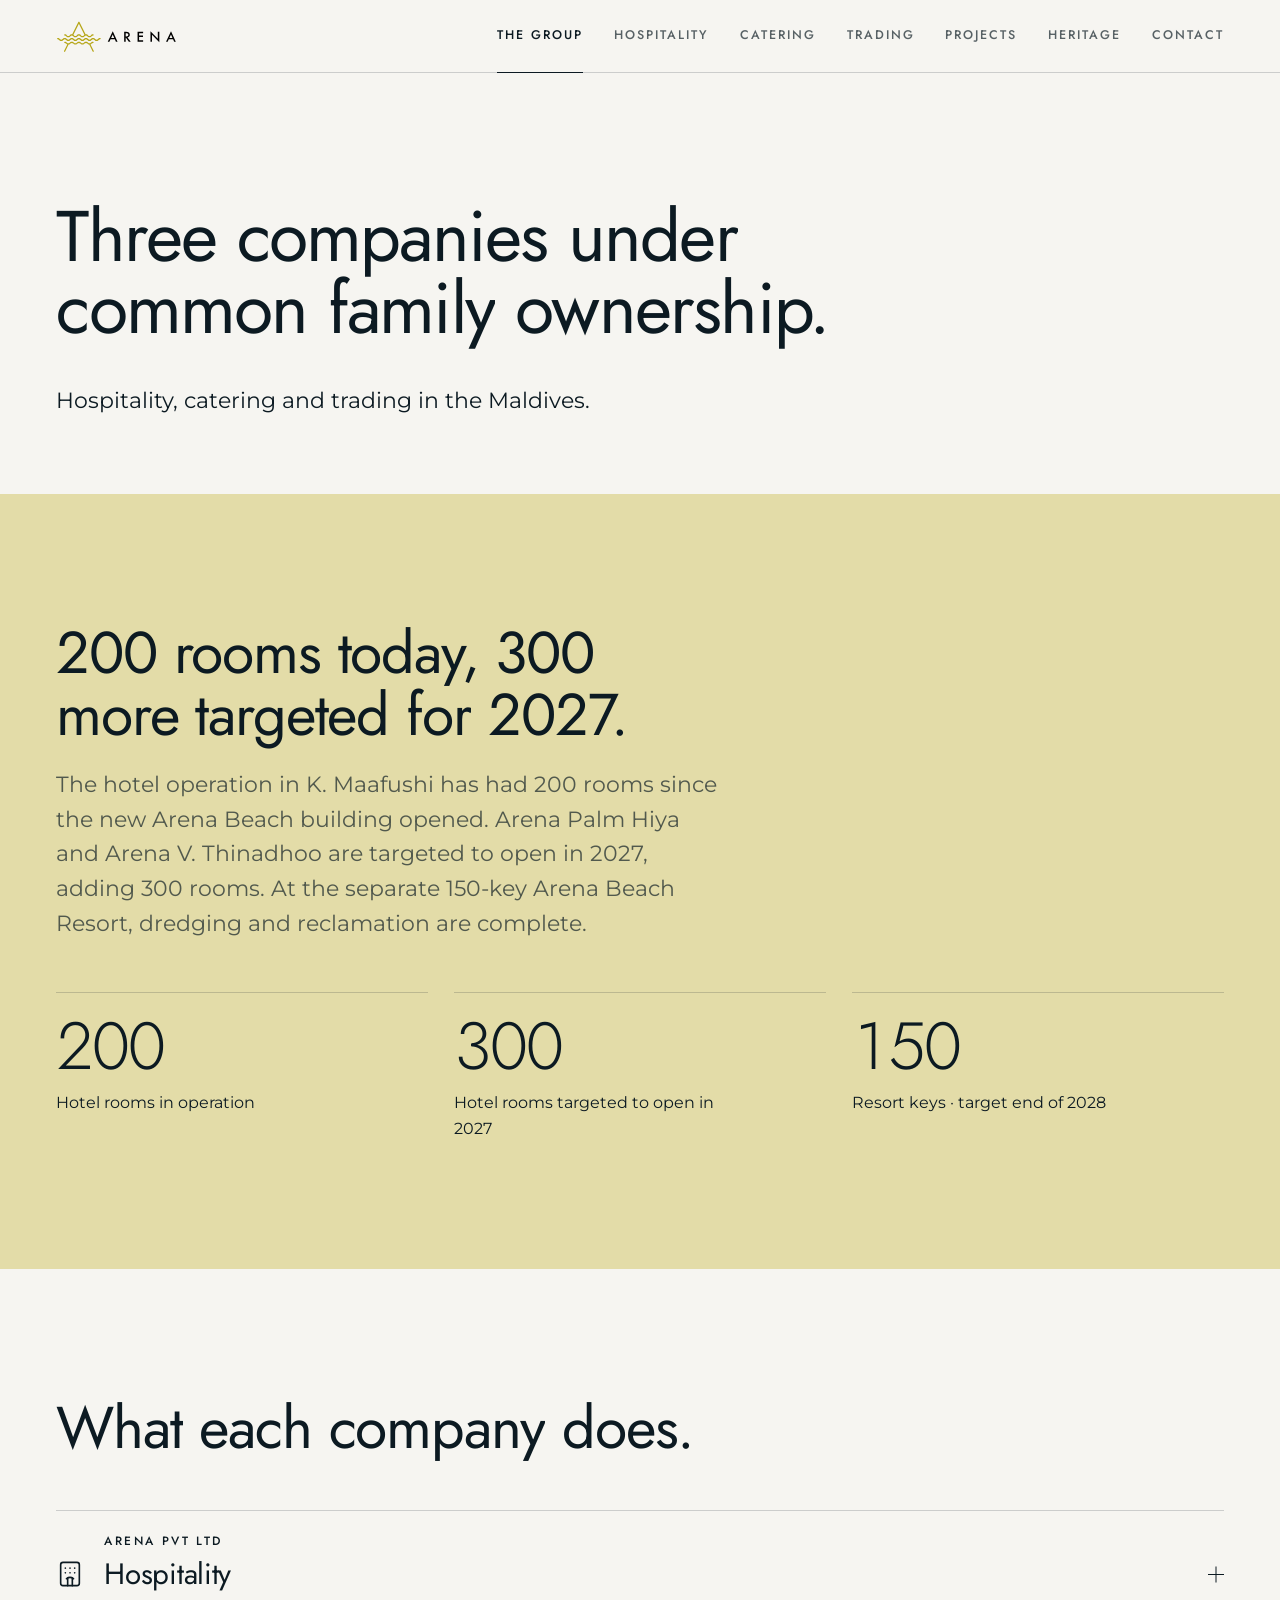
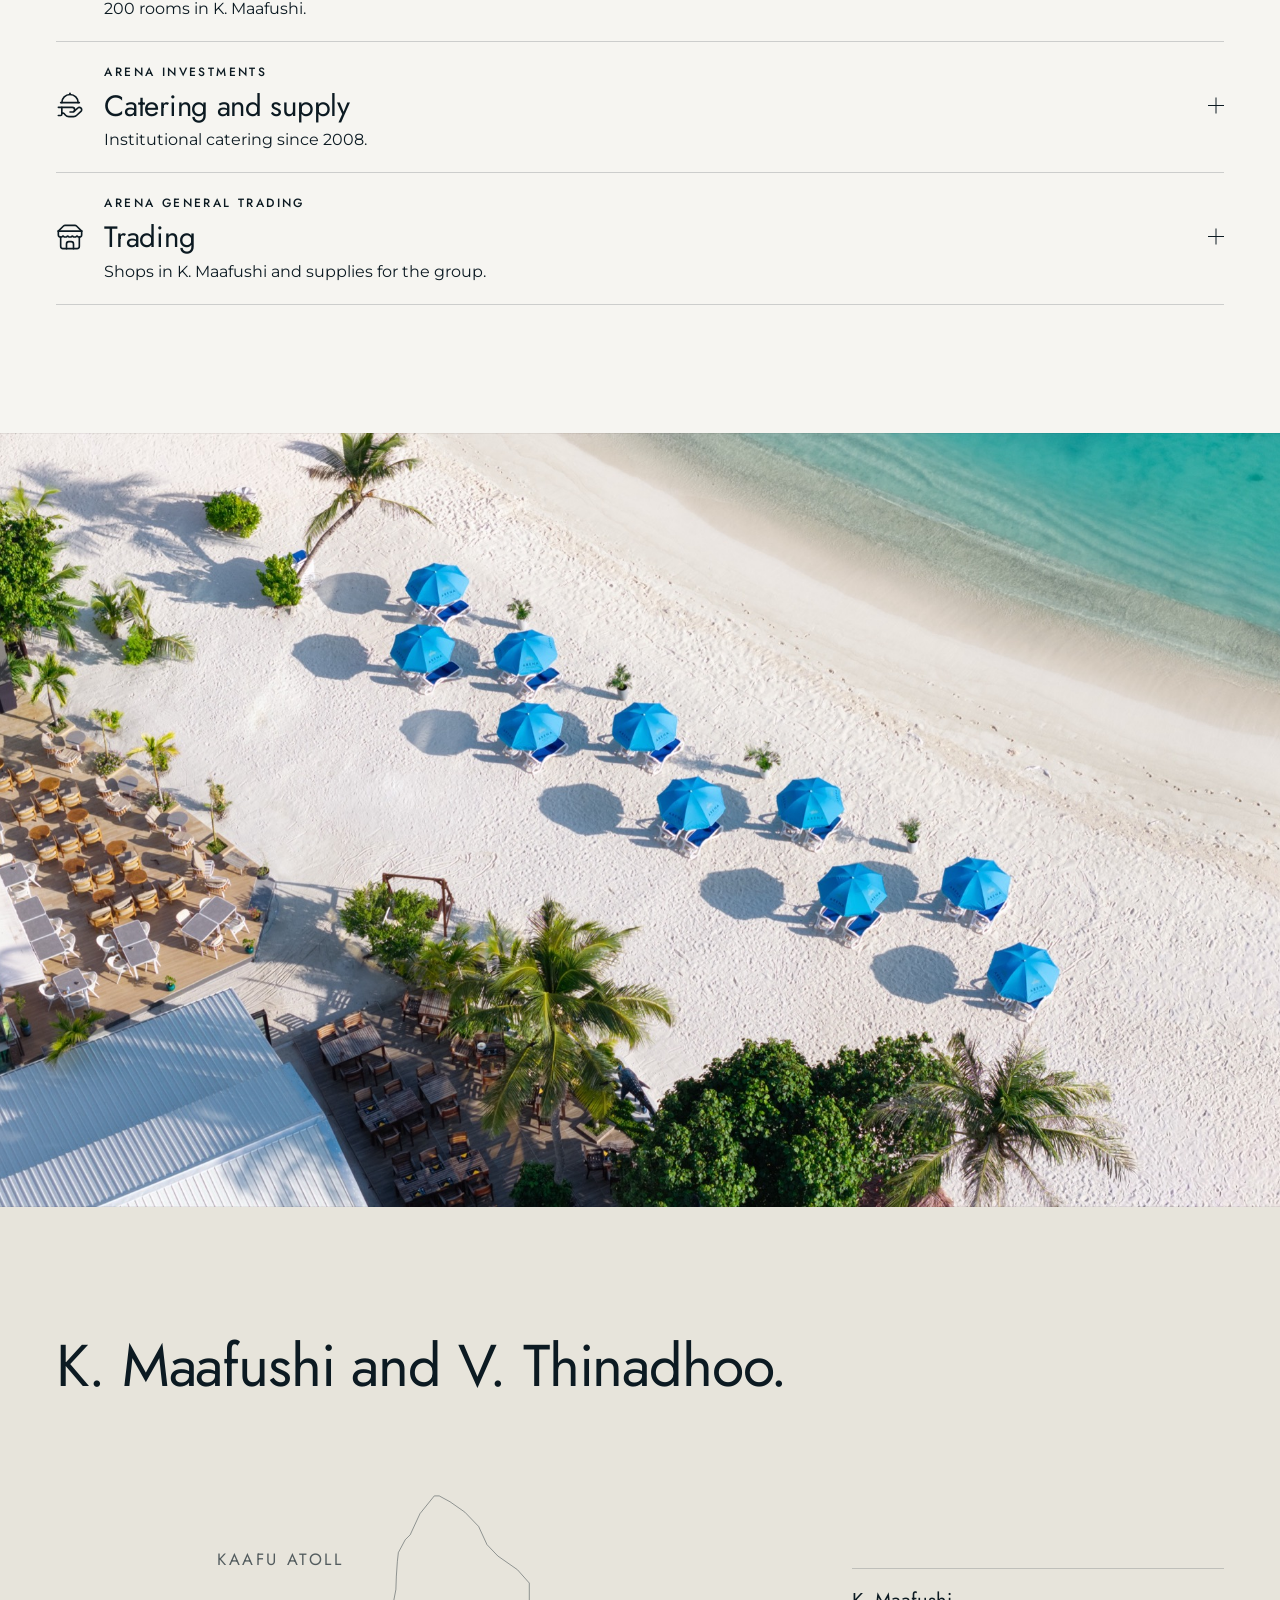
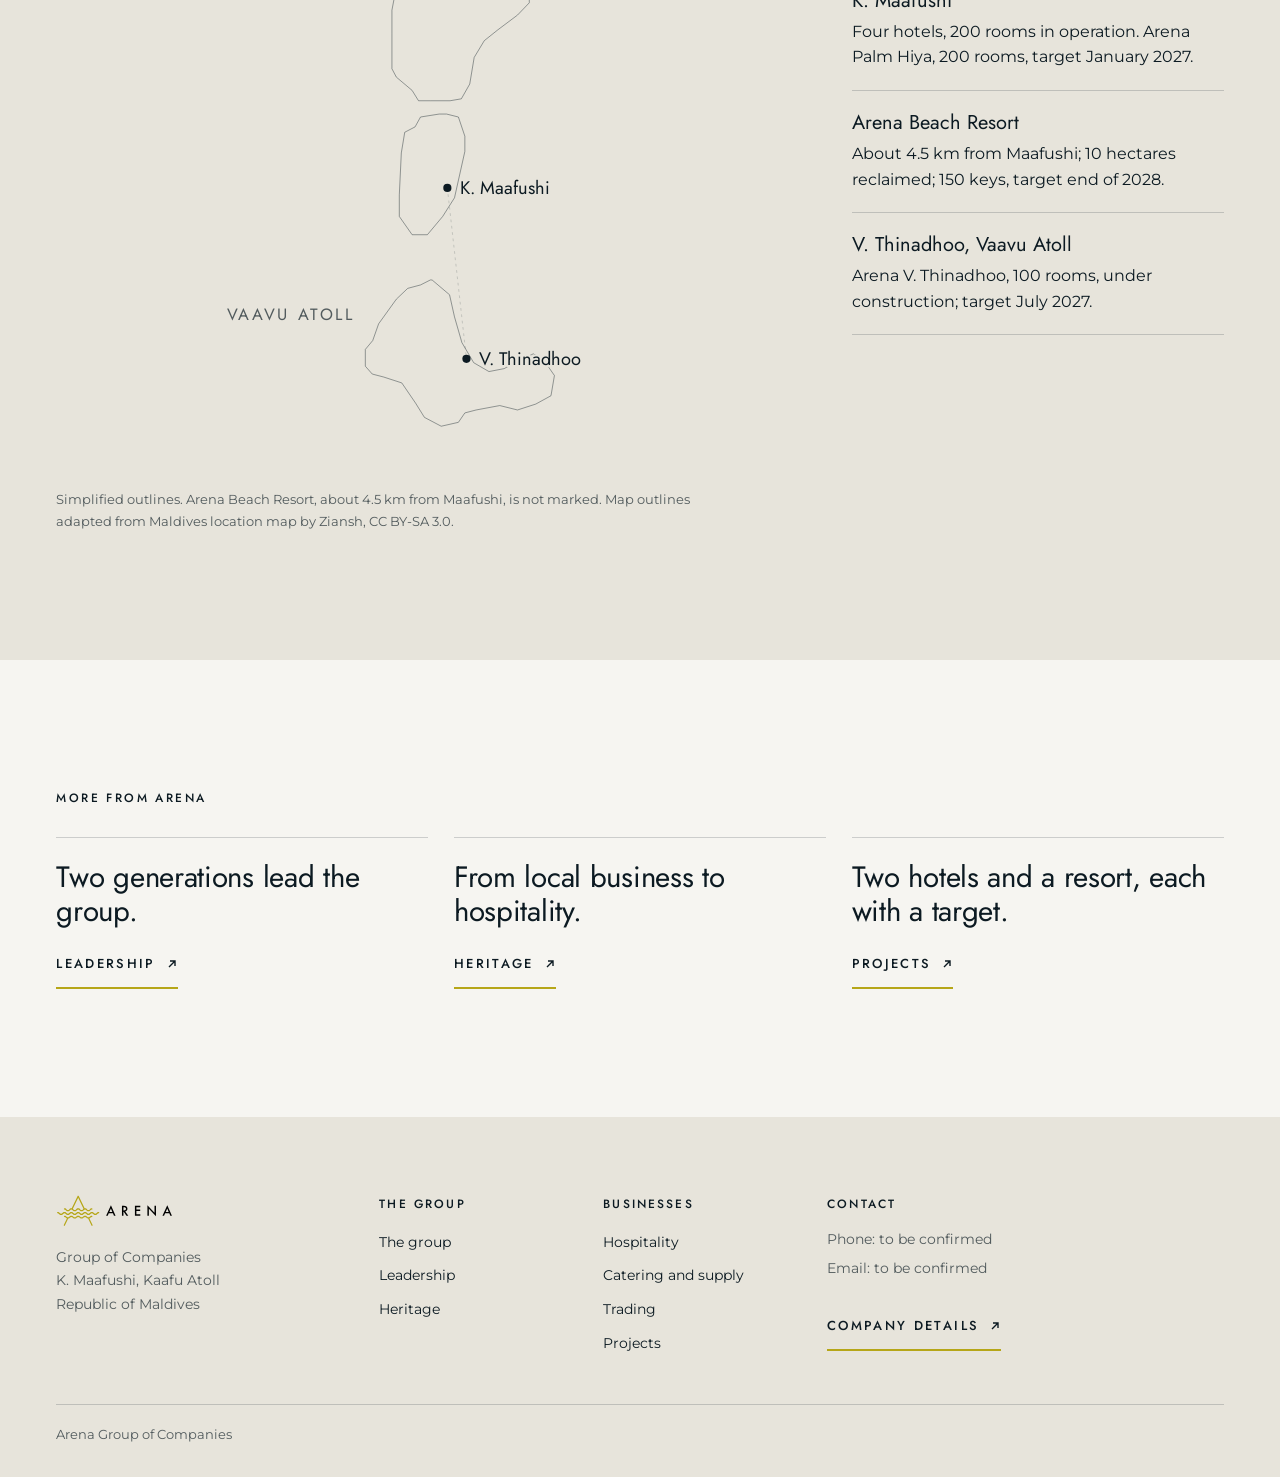
<file: group.html>
<!doctype html>
<html lang="en">
<head>
<meta name="robots" content="noindex,nofollow">
<meta charset="utf-8">
<meta name="viewport" content="width=device-width,initial-scale=1,viewport-fit=cover">
<title>The group · Arena Group of Companies</title>
<link rel="preconnect" href="https://fonts.googleapis.com"><link rel="preconnect" href="https://fonts.gstatic.com" crossorigin>
<link rel="stylesheet" href="https://fonts.googleapis.com/css2?family=Jost:wght@300;400;500&family=Montserrat:wght@400;500&display=swap">
<link rel="stylesheet" href="assets/site6b.css?v=1c82962c">
<link rel="stylesheet" href="assets/brand9.css?v=1c82962c">
<link rel="stylesheet" href="v3.css?v=1c82962c">
<script>(function(){var h=document.documentElement;h.classList.add('js');if(matchMedia('(prefers-reduced-motion: reduce)').matches)h.classList.add('still')})();</script>
</head>
<body>
<a class="skip3" href="#main">Skip to content</a>
<header class="hdr3"><div class="wrap">
  <a href="index.html" aria-label="Arena Group of Companies, home"><img class="logo" src="assets/logo-horizontal-centred.svg" alt="Arena"></a>
  <nav class="nav3" id="nav3" aria-label="Main"><a href="group.html" aria-current=page>The group</a><a href="hospitality.html">Hospitality</a><a href="catering.html">Catering</a><a href="trading.html">Trading</a><a href="projects.html">Projects</a><a href="heritage.html">Heritage</a><a href="leadership.html" class=nav-x>Leadership</a><a href="contact.html">Contact</a></nav>
  <button class="menu3" type="button" aria-expanded="false" aria-controls="nav3">Menu</button>
</div></header>
<main id="main" tabindex="-1">
<section class="wrap op"><h1 class="d1" data-split>Three companies under common family ownership.</h1><div class="op-b"><p class="lede3" data-r="up">Hospitality, catering and trading in the Maldives.</p></div></section><section class="sun sec3"><div class="wrap"><div class="sh"><h2 class="d2" data-split>200 rooms today, 300 more targeted for 2027.</h2><p class="lede3 soft3" data-r="up">The hotel operation in K. Maafushi has had 200 rooms since the new Arena Beach building opened. Arena Palm Hiya and Arena V. Thinadhoo are targeted to open in 2027, adding 300 rooms. At the separate 150&#8209;key Arena Beach Resort, dredging and reclamation are complete.</p></div><div class="figs"><div data-r="up"><span class="n num">200</span><span class="l">Hotel rooms in operation</span></div><div data-r="up" style="transition-delay:.08s"><span class="n num">300</span><span class="l">Hotel rooms targeted to open in 2027</span></div><div data-r="up" style="transition-delay:.16s"><span class="n num">150</span><span class="l">Resort keys · target end of 2028</span></div></div></div></section><section class="wrap sec3"><div class="sh"><h2 class="d2" data-split>What each company does.</h2></div><div class="cos"><details class="cos-r" name="companies"><summary><svg class="ic3" viewBox="0 0 24 24" aria-hidden="true"><path d="M10 22v-6.57"/><path d="M12 11h.01"/><path d="M12 7h.01"/><path d="M14 15.43V22"/><path d="M15 16a5 5 0 0 0-6 0"/><path d="M16 11h.01"/><path d="M16 7h.01"/><path d="M8 11h.01"/><path d="M8 7h.01"/><rect x="4" y="2" width="16" height="20" rx="2"/></svg><span class="cos-t"><span class="k">Arena Pvt Ltd</span><span class="d3">Hospitality</span><em>200 rooms in K. Maafushi.</em></span><span class="cos-pm" aria-hidden="true"></span></summary><div class="cos-o"><div class="ph"><img src="img/arena-tower.jpg" alt="Arena Beach tower on the Maafushi waterfront" loading="lazy"></div><p class="lede3">Arena Pvt Ltd develops and operates accommodation in Maafushi: beachfront stays, dining, transfers and guest experiences. Water sports and excursions operate under Arena Pvt Ltd.</p><ul><li><svg class="ic3" viewBox="0 0 24 24" aria-hidden="true"><path d="M10 22v-6.57"/><path d="M12 11h.01"/><path d="M12 7h.01"/><path d="M14 15.43V22"/><path d="M15 16a5 5 0 0 0-6 0"/><path d="M16 11h.01"/><path d="M16 7h.01"/><path d="M8 11h.01"/><path d="M8 7h.01"/><rect x="4" y="2" width="16" height="20" rx="2"/></svg><div><b>Hotels</b><span>Arena Beach, Arena Grand, Arena Fushi and Arena Veli</span></div></li><li><svg class="ic3" viewBox="0 0 24 24" aria-hidden="true"><path d="M3 2v7c0 1.1.9 2 2 2h4a2 2 0 0 0 2-2V2"/><path d="M7 2v20"/><path d="M21 15V2a5 5 0 0 0-5 5v6c0 1.1.9 2 2 2h3Zm0 0v7"/></svg><div><b>Dining</b><span>Coco Grill by Arena</span></div></li><li><svg class="ic3" viewBox="0 0 24 24" aria-hidden="true"><path d="M2 21c.6.5 1.2 1 2.5 1 2.5 0 2.5-2 5-2 1.3 0 1.9.5 2.5 1 .6.5 1.2 1 2.5 1 2.5 0 2.5-2 5-2 1.3 0 1.9.5 2.5 1"/><path d="M19.38 20A11.6 11.6 0 0 0 21 14l-9-4-9 4c0 2.9.94 5.34 2.81 7.76"/><path d="M19 13V7a2 2 0 0 0-2-2H7a2 2 0 0 0-2 2v6"/><path d="M12 10v4"/><path d="M12 2v3"/></svg><div><b>Guest services</b><span>Airport transfer arrangements, excursions and tours, and water sports</span></div></li></ul><a class="go3" href="hospitality.html">Hospitality<svg viewBox="0 0 12 12" aria-hidden="true"><path d="M3 9 9 3M4 3h5v5"/></svg></a></div></details><details class="cos-r" name="companies"><summary><svg class="ic3" viewBox="0 0 24 24" aria-hidden="true"><path d="M12 3V2"/><path d="m15.4 17.4 3.2-2.8a2 2 0 1 1 2.8 2.9l-3.6 3.3c-.7.8-1.7 1.2-2.8 1.2h-4c-1.1 0-2.1-.4-2.8-1.2l-1.302-1.464A1 1 0 0 0 6.151 19H5"/><path d="M2 14h12a2 2 0 0 1 0 4h-2"/><path d="M4 10h16"/><path d="M5 10a7 7 0 0 1 14 0"/><path d="M5 14v6a1 1 0 0 1-1 1H2"/></svg><span class="cos-t"><span class="k">Arena Investments</span><span class="d3">Catering and supply</span><em>Institutional catering since 2008.</em></span><span class="cos-pm" aria-hidden="true"></span></summary><div class="cos-o"><p class="lede3">Arena Investments began institutional catering in 2008. It has held a shareholding in Paresco Pvt Ltd since 2018. Through Paresco it has managed supplies for the Prisons Cooperative Society since 2019; Paresco also caters for institutional staff.</p><ul><li><svg class="ic3" viewBox="0 0 24 24" aria-hidden="true"><path d="M12 3V2"/><path d="m15.4 17.4 3.2-2.8a2 2 0 1 1 2.8 2.9l-3.6 3.3c-.7.8-1.7 1.2-2.8 1.2h-4c-1.1 0-2.1-.4-2.8-1.2l-1.302-1.464A1 1 0 0 0 6.151 19H5"/><path d="M2 14h12a2 2 0 0 1 0 4h-2"/><path d="M4 10h16"/><path d="M5 10a7 7 0 0 1 14 0"/><path d="M5 14v6a1 1 0 0 1-1 1H2"/></svg><div><b>Institutional catering</b><span>Since 2008</span></div></li><li><svg class="ic3" viewBox="0 0 24 24" aria-hidden="true"><path d="M11 21.73a2 2 0 0 0 2 0l7-4A2 2 0 0 0 21 16V8a2 2 0 0 0-1-1.73l-7-4a2 2 0 0 0-2 0l-7 4A2 2 0 0 0 3 8v8a2 2 0 0 0 1 1.73z"/><path d="M12 22V12"/><path d="m3.3 7 7.703 4.734a2 2 0 0 0 1.994 0L20.7 7"/><path d="m7.5 4.27 9 5.15"/></svg><div><b>Paresco</b><span>Institutional supplies and staff catering</span></div></li></ul><a class="go3" href="catering.html">Catering and supply<svg viewBox="0 0 12 12" aria-hidden="true"><path d="M3 9 9 3M4 3h5v5"/></svg></a></div></details><details class="cos-r" name="companies"><summary><svg class="ic3" viewBox="0 0 24 24" aria-hidden="true"><path d="m2 7 4.41-4.41A2 2 0 0 1 7.83 2h8.34a2 2 0 0 1 1.42.59L22 7"/><path d="M4 12v8a2 2 0 0 0 2 2h12a2 2 0 0 0 2-2v-8"/><path d="M15 22v-4a2 2 0 0 0-2-2h-2a2 2 0 0 0-2 2v4"/><path d="M2 7h20"/><path d="M22 7v3a2 2 0 0 1-2 2a2.7 2.7 0 0 1-1.59-.63.7.7 0 0 0-.82 0A2.7 2.7 0 0 1 16 12a2.7 2.7 0 0 1-1.59-.63.7.7 0 0 0-.82 0A2.7 2.7 0 0 1 12 12a2.7 2.7 0 0 1-1.59-.63.7.7 0 0 0-.82 0A2.7 2.7 0 0 1 8 12a2.7 2.7 0 0 1-1.59-.63.7.7 0 0 0-.82 0A2.7 2.7 0 0 1 4 12a2 2 0 0 1-2-2V7"/></svg><span class="cos-t"><span class="k">Arena General Trading</span><span class="d3">Trading</span><em>Shops in K. Maafushi and supplies for the group.</em></span><span class="cos-pm" aria-hidden="true"></span></summary><div class="cos-o"><p class="lede3">Arena General Trading operates grocery shops and souvenir shops in K. Maafushi and manages supplies for the group companies.</p><ul><li><svg class="ic3" viewBox="0 0 24 24" aria-hidden="true"><path d="M11 21.73a2 2 0 0 0 2 0l7-4A2 2 0 0 0 21 16V8a2 2 0 0 0-1-1.73l-7-4a2 2 0 0 0-2 0l-7 4A2 2 0 0 0 3 8v8a2 2 0 0 0 1 1.73z"/><path d="M12 22V12"/><path d="m3.3 7 7.703 4.734a2 2 0 0 0 1.994 0L20.7 7"/><path d="m7.5 4.27 9 5.15"/></svg><div><b>Group supplies</b><span>Hotel and catering supplies</span></div></li><li><svg class="ic3" viewBox="0 0 24 24" aria-hidden="true"><path d="m2 7 4.41-4.41A2 2 0 0 1 7.83 2h8.34a2 2 0 0 1 1.42.59L22 7"/><path d="M4 12v8a2 2 0 0 0 2 2h12a2 2 0 0 0 2-2v-8"/><path d="M15 22v-4a2 2 0 0 0-2-2h-2a2 2 0 0 0-2 2v4"/><path d="M2 7h20"/><path d="M22 7v3a2 2 0 0 1-2 2a2.7 2.7 0 0 1-1.59-.63.7.7 0 0 0-.82 0A2.7 2.7 0 0 1 16 12a2.7 2.7 0 0 1-1.59-.63.7.7 0 0 0-.82 0A2.7 2.7 0 0 1 12 12a2.7 2.7 0 0 1-1.59-.63.7.7 0 0 0-.82 0A2.7 2.7 0 0 1 8 12a2.7 2.7 0 0 1-1.59-.63.7.7 0 0 0-.82 0A2.7 2.7 0 0 1 4 12a2 2 0 0 1-2-2V7"/></svg><div><b>Shops</b><span>Grocery and souvenir shops, K. Maafushi</span></div></li></ul><a class="go3" href="trading.html">Trading<svg viewBox="0 0 12 12" aria-hidden="true"><path d="M3 9 9 3M4 3h5v5"/></svg></a></div></details></div></section><figure class="spread"><div class="ph" data-r="ph"><img src="img/client-aerial-2.jpg" alt="The beach, umbrellas and restaurant terraces from above" loading="lazy" style="object-position:center"></div></figure><section class="tint sec3"><div class="wrap"><div class="sh"><h2 class="d2" data-split>K. Maafushi and V. Thinadhoo.</h2></div><div class="ch"><svg class="ch-map" data-r="svg" viewBox="0 0 440 670" role="img" aria-labelledby="chm-t chm-d"><title id="chm-t">Map of Kaafu and Vaavu atolls</title><desc id="chm-d">Outlines of Kaafu Atoll and Vaavu Atoll in the Maldives, north at the top. K. Maafushi is in Kaafu Atoll. V. Thinadhoo is in Vaavu Atoll, to the south.</desc>
<g transform="translate(-897.5 -1062) scale(6.5)"><polygon class="atoll" points="180.08,171.66 181.92,172.66 184.42,174.41 186.75,176.83 188.17,179.91 190,181.83 193.33,184.16 195.33,186.41 195.33,189.75 193.33,191.83 190,194.33 187.71,196.16 186,199 185.25,203.5 183.83,206 181.92,206.33 178.67,206.33 176.58,206.33 175.5,204.58 172.83,202.33 172.08,200.91 172.08,197.75 172.08,194.91 172.08,191 172.75,187.5 172.83,185.25 173,182.75 173.17,181.25 174.33,179.08 175.17,178.25 176.83,174.66 179.25,171.66"/><polygon class="atoll" points="183.33,209.08 184.42,212.33 184.42,214.91 182.67,222.75 180.67,225.91 178.08,229 175.5,229 173.33,225.91 173.33,222.25 173.67,215.16 174.25,211.66 176,210.75 176.92,209.08 180.08,208.58 181.33,208.58"/><polygon class="atoll" points="178.88,236.66 181.83,239.16 182.67,242.91 183.92,247.25 185.92,250.66 188.5,252.16 191.08,251.66 193,250.58 196,249.16 197.67,250.08 199.58,252.83 199,256.25 196.42,257.66 193.33,258.66 190.33,257.91 186.33,258.66 184.42,259.16 183.33,260.75 180.42,261.41 177.58,259.91 176.08,257.5 173.75,254.08 170.67,253.08 168.75,252.58 167.58,251.25 167.58,248.41 168.83,246.91 169.83,244.08 172.83,239.91 174.75,238.08 176.92,237.5 178.58,236.66"/></g>
<text x="168" y="130" text-anchor="end" class="ch-l">Kaafu Atoll</text><text x="180" y="520" text-anchor="end" class="ch-l">Vaavu Atoll</text><path d="M282 375 L303 563" class="ch-line"/>
<circle cx="282" cy="375" r="4.5" class="pin-c"/><text x="296" y="382" class="ch-p">K. Maafushi</text>
<circle cx="303" cy="563" r="4.5" class="pin-c"/><text x="317" y="570" class="ch-p">V. Thinadhoo</text></svg>
<ul class="ch-list"><li><b>K. Maafushi</b><span>Four hotels, 200 rooms in operation. Arena Palm Hiya, 200 rooms, target January 2027.</span></li>
<li><b>Arena Beach Resort</b><span>About 4.5 km from Maafushi; 10 hectares reclaimed; 150 keys, target end of 2028.</span></li>
<li><b>V. Thinadhoo, Vaavu Atoll</b><span>Arena V. Thinadhoo, 100 rooms, under construction; target July 2027.</span></li></ul>
<p class="ch-note">Simplified outlines. Arena Beach Resort, about 4.5 km from Maafushi, is not marked. Map outlines adapted from <a href="https://commons.wikimedia.org/wiki/File:Maldives_location_map.svg">Maldives location map</a> by Ziansh, <a href="https://creativecommons.org/licenses/by-sa/3.0/">CC BY-SA 3.0</a>.</p></div></div></section><section class="wrap sec3"><span class="k" style="display:block;margin-bottom:28px">More from Arena</span><div class="more3"><a href="leadership.html" data-r="up"><span class="d3">Two generations lead the group.</span><span class="go3">Leadership<svg viewBox="0 0 12 12" aria-hidden="true"><path d="M3 9 9 3M4 3h5v5"/></svg></span></a><a href="heritage.html" data-r="up"><span class="d3">From local business to hospitality.</span><span class="go3">Heritage<svg viewBox="0 0 12 12" aria-hidden="true"><path d="M3 9 9 3M4 3h5v5"/></svg></span></a><a href="projects.html" data-r="up"><span class="d3">Two hotels and a resort, each with a target.</span><span class="go3">Projects<svg viewBox="0 0 12 12" aria-hidden="true"><path d="M3 9 9 3M4 3h5v5"/></svg></span></a></div></section>
</main>
<footer class="ftr3"><div class="wrap">
  <div class="top">
    <div><img class="logo" src="assets/logo-horizontal-centred.svg" alt="Arena"><p class="addr">Group of Companies<br>K. Maafushi, Kaafu Atoll<br>Republic of Maldives</p></div>
    <div><h2>The group</h2><ul><li><a href="group.html">The group</a></li><li><a href="leadership.html">Leadership</a></li><li><a href="heritage.html">Heritage</a></li></ul></div>
    <div><h2>Businesses</h2><ul><li><a href="hospitality.html">Hospitality</a></li><li><a href="catering.html">Catering and supply</a></li><li><a href="trading.html">Trading</a></li><li><a href="projects.html">Projects</a></li></ul></div>
    <div><h2>Contact</h2><ul class="offices contact"><li>Phone: to be confirmed</li><li>Email: to be confirmed</li></ul><p class="off-l"><a class="go3" href="contact.html">Company details<svg viewBox="0 0 12 12" aria-hidden="true"><path d="M3 9 9 3M4 3h5v5"/></svg></a></p></div>
  </div>
  <div class="bot">Arena Group of Companies</div>
</div></footer>
<script src="v3.js?v=1c82962c"></script>
</body>
</html>
</file>
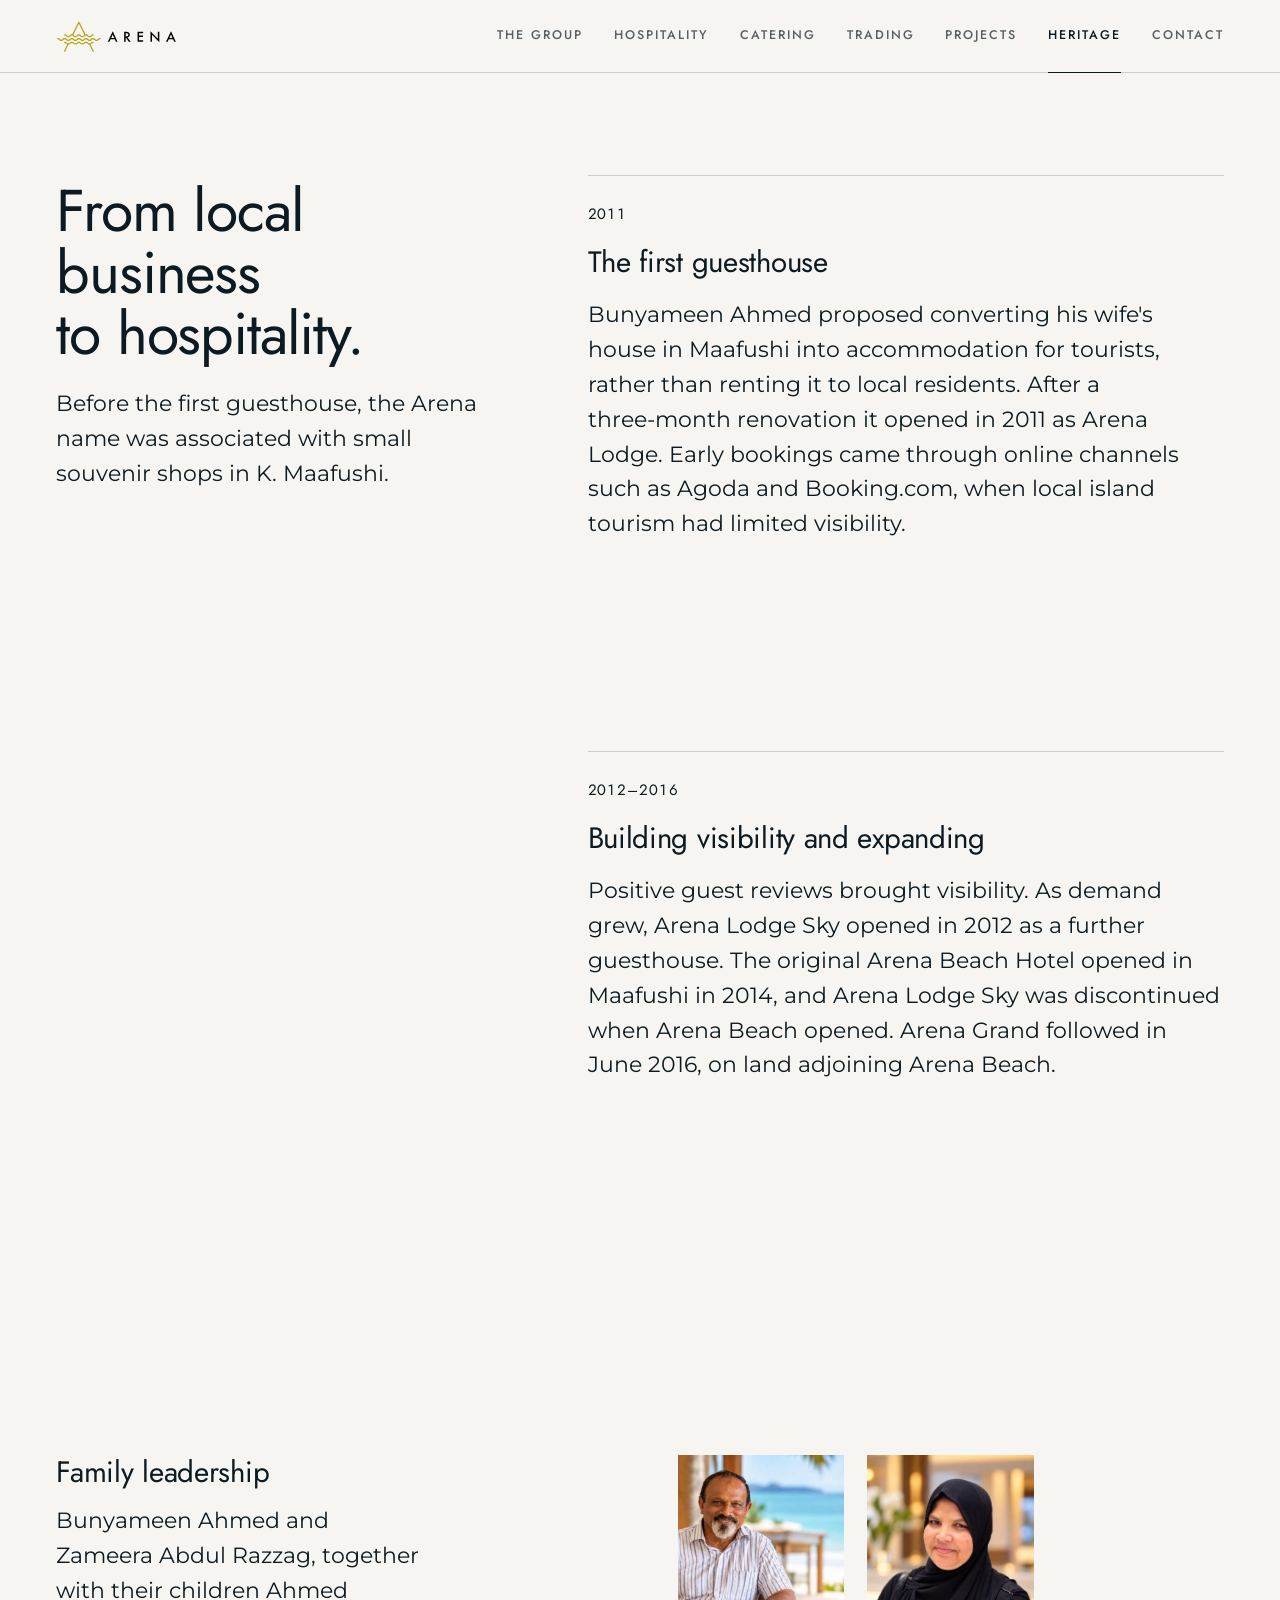
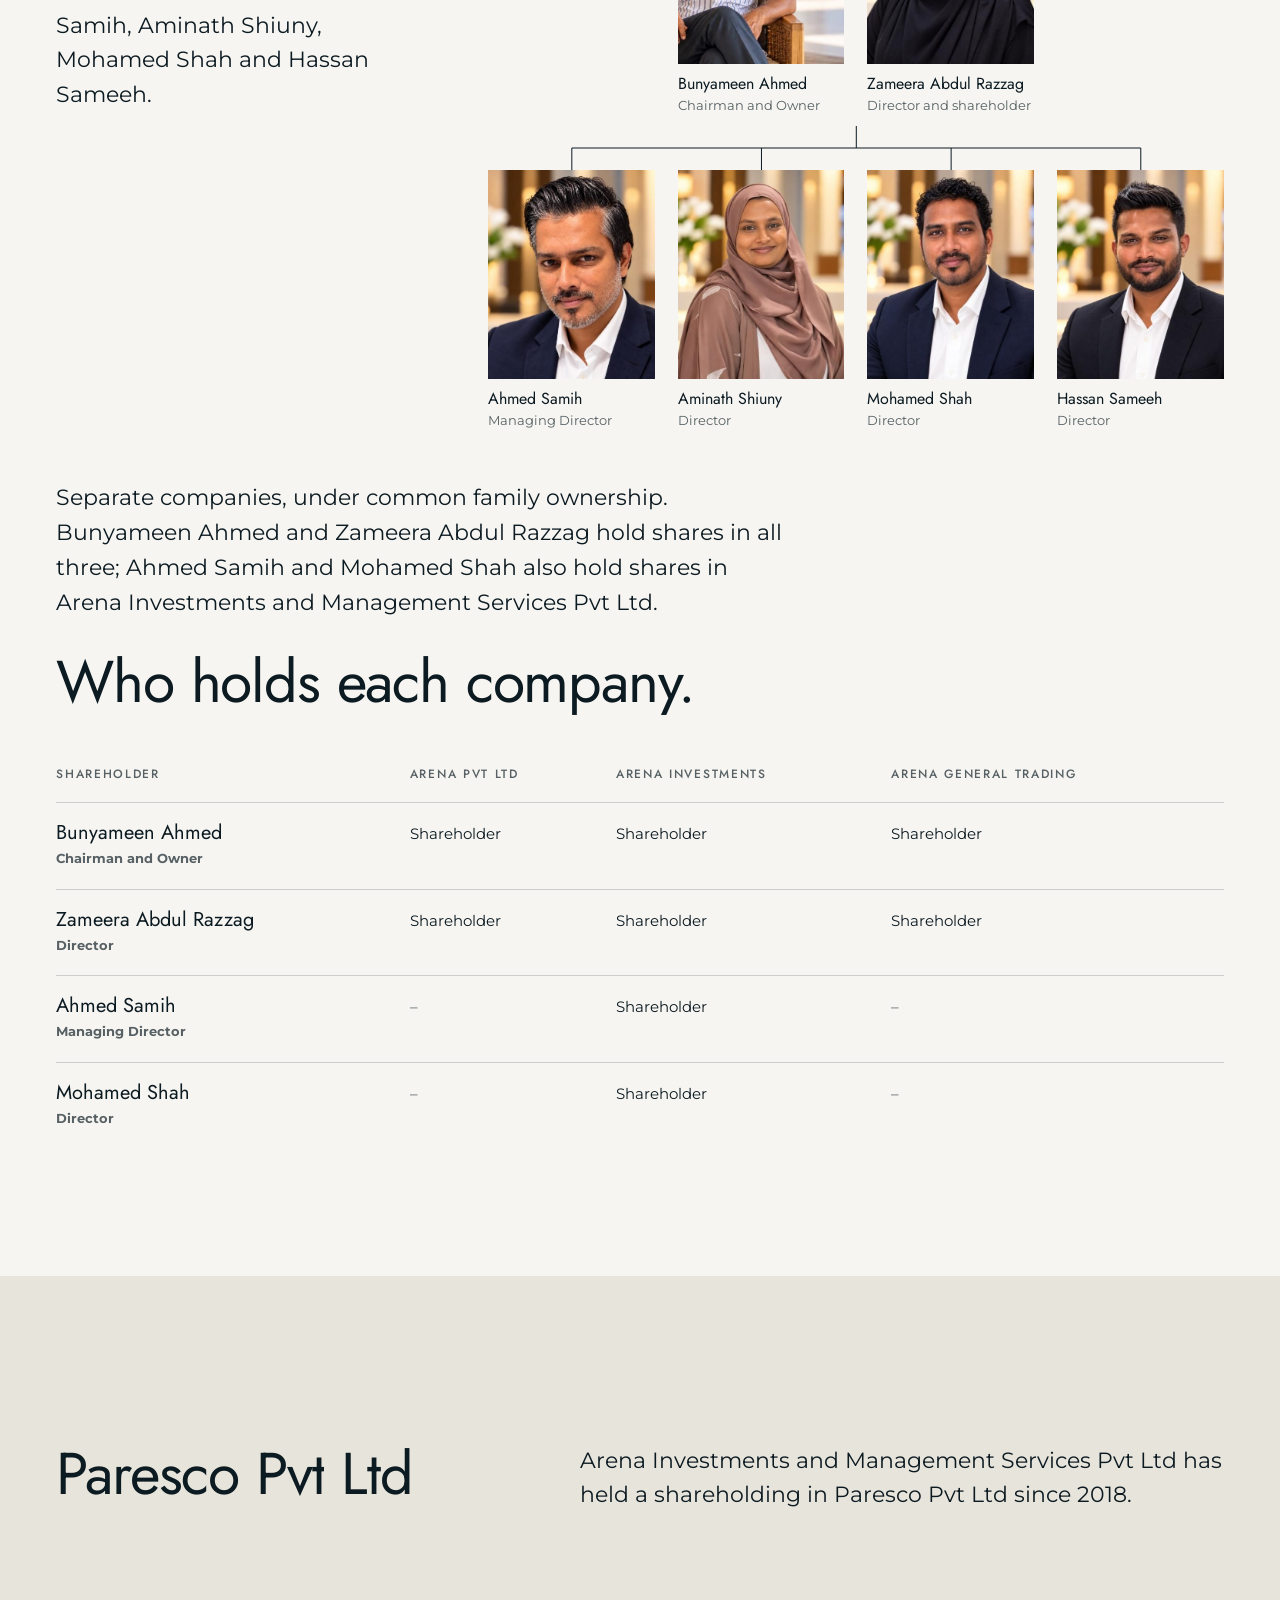
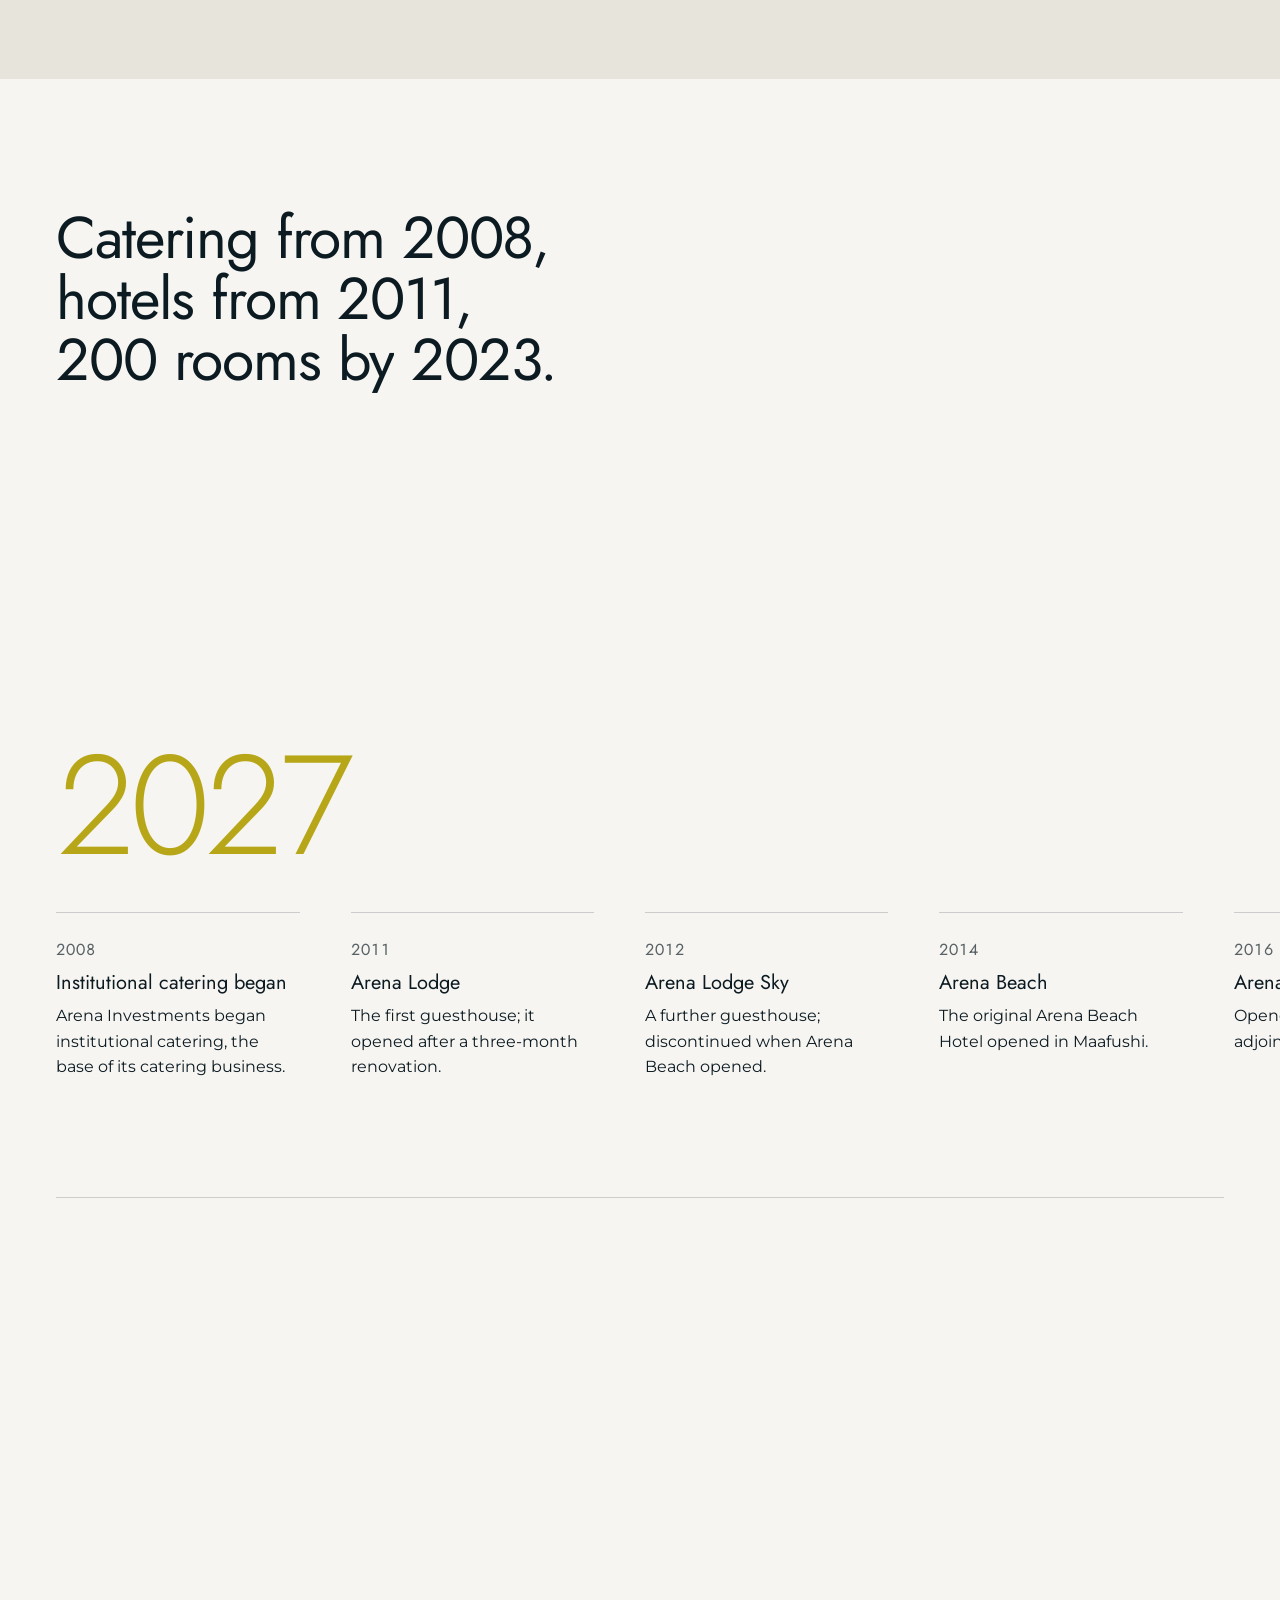
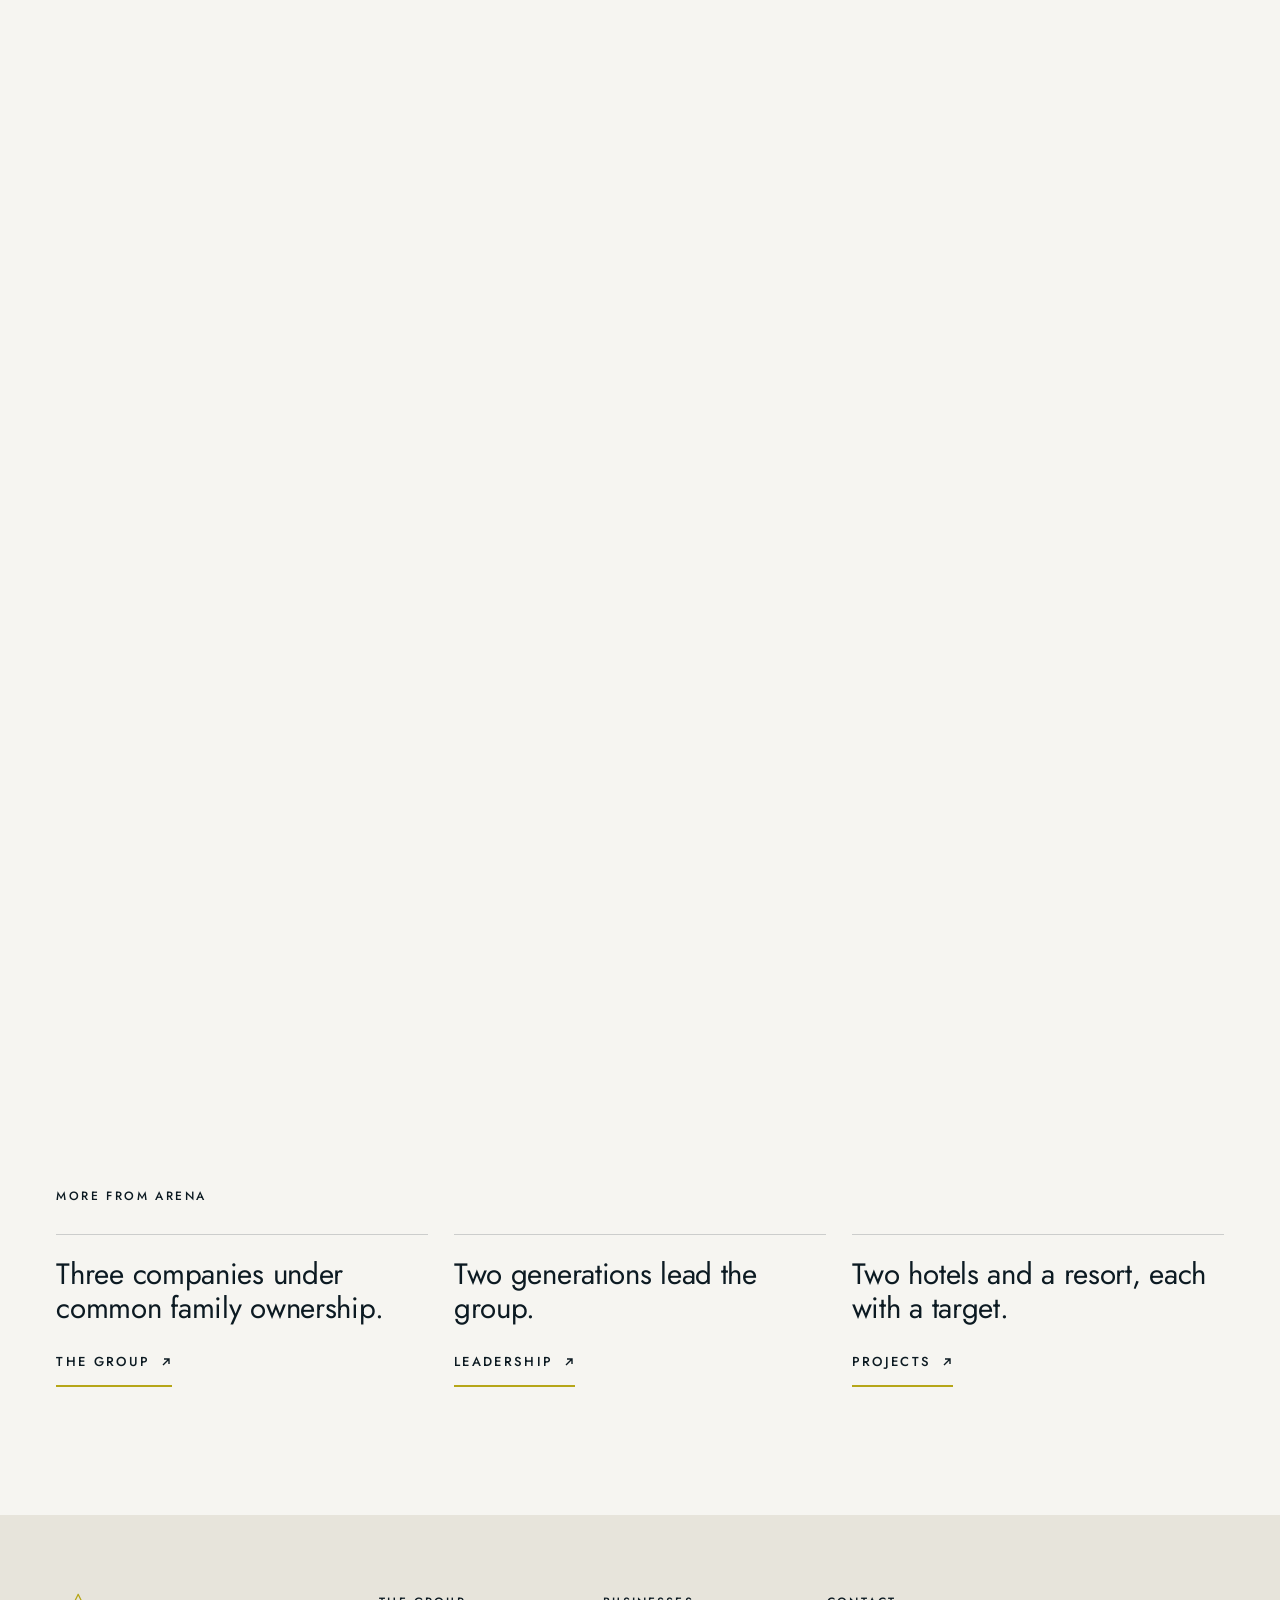
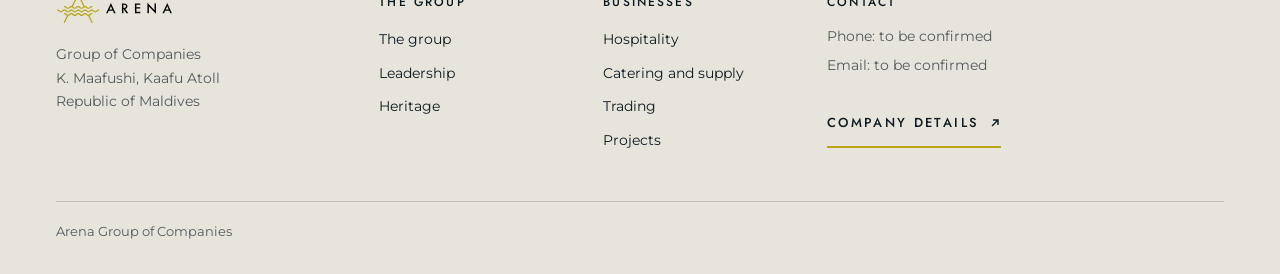
<file: heritage.html>
<!doctype html>
<html lang="en">
<head>
<meta name="robots" content="noindex,nofollow">
<meta charset="utf-8">
<meta name="viewport" content="width=device-width,initial-scale=1,viewport-fit=cover">
<title>Heritage · Arena Group of Companies</title>
<link rel="preconnect" href="https://fonts.googleapis.com"><link rel="preconnect" href="https://fonts.gstatic.com" crossorigin>
<link rel="stylesheet" href="https://fonts.googleapis.com/css2?family=Jost:wght@300;400;500&family=Montserrat:wght@400;500&display=swap">
<link rel="stylesheet" href="assets/site6b.css?v=1c82962c">
<link rel="stylesheet" href="assets/brand9.css?v=1c82962c">
<link rel="stylesheet" href="v3.css?v=1c82962c">
<script>(function(){var h=document.documentElement;h.classList.add('js');if(matchMedia('(prefers-reduced-motion: reduce)').matches)h.classList.add('still')})();</script>
</head>
<body>
<a class="skip3" href="#main">Skip to content</a>
<header class="hdr3"><div class="wrap">
  <a href="index.html" aria-label="Arena Group of Companies, home"><img class="logo" src="assets/logo-horizontal-centred.svg" alt="Arena"></a>
  <nav class="nav3" id="nav3" aria-label="Main"><a href="group.html">The group</a><a href="hospitality.html">Hospitality</a><a href="catering.html">Catering</a><a href="trading.html">Trading</a><a href="projects.html">Projects</a><a href="heritage.html" aria-current=page>Heritage</a><a href="leadership.html" class=nav-x>Leadership</a><a href="contact.html">Contact</a></nav>
  <button class="menu3" type="button" aria-expanded="false" aria-controls="nav3">Menu</button>
</div></header>
<main id="main" tabindex="-1">
<section class="wrap her-b"><div class="her-l"><div><h1 class="d2" data-split>From local business to hospitality.</h1><p class="lede3" data-r="up">Before the first guesthouse, the Arena name was associated with small souvenir shops in K. Maafushi.</p></div></div><div class="her-r"><article class="chb"><span class="chp-y">2011</span><h2 class="d3" data-r="up">The first guesthouse</h2><p class="lede3" data-r="up">Bunyameen Ahmed proposed converting his wife's house in Maafushi into accommodation for tourists, rather than renting it to local residents. After a three&#8209;month renovation it opened in 2011 as Arena Lodge. Early bookings came through online channels such as Agoda and Booking.com, when local island tourism had limited visibility.</p></article><article class="chb"><span class="chp-y">2012&#8211;2016</span><h2 class="d3" data-r="up">Building visibility and expanding</h2><p class="lede3" data-r="up">Positive guest reviews brought visibility. As demand grew, Arena Lodge Sky opened in 2012 as a further guesthouse. The original Arena Beach Hotel opened in Maafushi in 2014, and Arena Lodge Sky was discontinued when Arena Beach opened. Arena Grand followed in June 2016, on land adjoining Arena Beach.</p></article></div></section><section class="wrap fam"><div class="fam-h"><h2 class="d3" data-r="up">Family leadership</h2><p class="lede3" data-r="up">Bunyameen Ahmed and Zameera Abdul Razzag, together with their children Ahmed Samih, Aminath Shiuny, Mohamed Shah and Hassan Sameeh.</p></div><div class="fam-tree" data-r="up"><ul class="fam-1"><li><img src="img/004-003.jpg" alt="Bunyameen Ahmed" loading="lazy" style="object-position:center 30%"><b>Bunyameen Ahmed</b><span>Chairman and Owner</span></li><li><img src="img/004-004.jpg" alt="Zameera Abdul Razzag" loading="lazy" style="object-position:center"><b>Zameera Abdul Razzag</b><span>Director and shareholder</span></li></ul><svg class="fam-br" viewBox="0 0 100 100" preserveAspectRatio="none" aria-hidden="true"><path vector-effect="non-scaling-stroke" d="M50 0V50M12.5 50H87.5M12.5 50V100M37.5 50V100M62.5 50V100M87.5 50V100"/></svg><ul class="fam-2"><li><img src="img/005-005.jpg" alt="Ahmed Samih" loading="lazy" style="object-position:center"><b>Ahmed Samih</b><span>Managing Director</span></li><li><img src="img/005-006.jpg" alt="Aminath Shiuny" loading="lazy" style="object-position:center"><b>Aminath Shiuny</b><span>Director</span></li><li><img src="img/006-007.jpg" alt="Mohamed Shah" loading="lazy" style="object-position:center"><b>Mohamed Shah</b><span>Director</span></li><li><img src="img/006-008.jpg" alt="Hassan Sameeh" loading="lazy" style="object-position:center"><b>Hassan Sameeh</b><span>Director</span></li></ul></div></section><section class="wrap sec3 own-s" id="ownership"><p class="lede3 own-l" data-r="up">Separate companies, under common family ownership. Bunyameen Ahmed and Zameera Abdul Razzag hold shares in all three; Ahmed Samih and Mohamed Shah also hold shares in Arena Investments and Management Services Pvt Ltd.</p><div class="sh"><h2 class="d2" data-split>Who holds each company.</h2></div><div class="own-wrap"><table class="own"><thead><tr><th scope="col">Shareholder</th><th scope="col">Arena Pvt Ltd</th><th scope="col">Arena Investments</th><th scope="col">Arena General Trading</th></tr></thead><tbody><tr data-r="up"><th scope="row"><b>Bunyameen Ahmed</b><span>Chairman and Owner</span></th><td class="" data-c="Arena Pvt Ltd">Shareholder</td><td class="" data-c="Arena Investments">Shareholder</td><td class="" data-c="Arena General Trading">Shareholder</td></tr><tr data-r="up"><th scope="row"><b>Zameera Abdul Razzag</b><span>Director</span></th><td class="" data-c="Arena Pvt Ltd">Shareholder</td><td class="" data-c="Arena Investments">Shareholder</td><td class="" data-c="Arena General Trading">Shareholder</td></tr><tr data-r="up"><th scope="row"><b>Ahmed Samih</b><span>Managing Director</span></th><td class="no" data-c="Arena Pvt Ltd">&#8211;</td><td class="" data-c="Arena Investments">Shareholder</td><td class="no" data-c="Arena General Trading">&#8211;</td></tr><tr data-r="up"><th scope="row"><b>Mohamed Shah</b><span>Director</span></th><td class="no" data-c="Arena Pvt Ltd">&#8211;</td><td class="" data-c="Arena Investments">Shareholder</td><td class="no" data-c="Arena General Trading">&#8211;</td></tr></tbody></table></div></section><section class="tint sec3"><div class="wrap"><div class="tr3" style="border-top:0"><div><h2 class="d2" data-split>Paresco Pvt Ltd</h2></div><p class="lede3" data-r="up">Arena Investments and Management Services Pvt Ltd has held a shareholding in Paresco Pvt Ltd since 2018.</p></div></div></section><section class="his"><div class="wrap"><div class="sh"><h2 class="d2" data-split>Catering from 2008, hotels from 2011, 200 rooms by 2023.</h2></div></div><div class="his-pin"><div class="his-in"><div class="wrap his-top"><div class="wheel" aria-hidden="true"></div><div class="his-ctl"><button type="button" class="ctl" data-d="-1">Earlier</button><button type="button" class="ctl" data-d="1">Later</button></div><div class="his-bar his-bar-p"><b></b></div></div><ol class="trk" tabindex="0" aria-label="History, 2008 to 2028"><li class="" data-y="2008"><span class="ty">2008</span><h3>Institutional catering began</h3><p>Arena Investments began institutional catering, the base of its catering business.</p></li><li class="" data-y="2011"><span class="ty">2011</span><h3>Arena Lodge</h3><p>The first guesthouse; it opened after a three&#8209;month renovation.</p></li><li class="" data-y="2012"><span class="ty">2012</span><h3>Arena Lodge Sky</h3><p>A further guesthouse; discontinued when Arena Beach opened.</p></li><li class="" data-y="2014"><span class="ty">2014</span><h3>Arena Beach</h3><p>The original Arena Beach Hotel opened in Maafushi.</p></li><li class="" data-y="2016"><span class="ty">2016</span><h3>Arena Grand</h3><p>Opened in June on land adjoining Arena Beach.</p></li><li class="" data-y="2018"><span class="ty">2018</span><h3>Arena Fushi</h3><p>Opened in October.</p></li><li class="" data-y="2019"><span class="ty">2019</span><h3>Paresco operations</h3><p>Arena Investments expanded its operations through Paresco, to manage supplies for the Prisons Cooperative Society.</p></li><li class="" data-y="2020"><span class="ty">2020</span><h3>Arena Beach redevelopment</h3><p>The original hotel was demolished during the pandemic lockdown, beginning the redevelopment.</p></li><li class="" data-y="2021"><span class="ty">2021</span><h3>Arena Veli</h3><p>Opened in November.</p></li><li class="" data-y="2023"><span class="ty">2023</span><h3>The new Arena Beach</h3><p>Opened, increasing the existing hotel operation to 200 rooms. In April, Paresco was awarded a five&#8209;year contract to cater for institutional staff.</p></li><li class="" data-y="2024"><span class="ty">2024</span><h3>Arena Beach Resort project</h3><p>Arena leased a lagoon near K. Maafushi in the final quarter; works began shortly afterwards.</p></li><li class="fut" data-y="2027"><span class="ty">2027&#8211;28</span><h3>Targeted</h3><p>Arena Palm Hiya, target January 2027. Arena V. Thinadhoo, target July 2027. Arena Beach Resort, target end of 2028.</p></li></ol><div class="wrap"><div class="his-bar"><b></b></div></div></div></div></section><section class="wrap sec3"><span class="k" style="display:block;margin-bottom:28px">More from Arena</span><div class="more3"><a href="group.html" data-r="up"><span class="d3">Three companies under common family ownership.</span><span class="go3">The group<svg viewBox="0 0 12 12" aria-hidden="true"><path d="M3 9 9 3M4 3h5v5"/></svg></span></a><a href="leadership.html" data-r="up"><span class="d3">Two generations lead the group.</span><span class="go3">Leadership<svg viewBox="0 0 12 12" aria-hidden="true"><path d="M3 9 9 3M4 3h5v5"/></svg></span></a><a href="projects.html" data-r="up"><span class="d3">Two hotels and a resort, each with a target.</span><span class="go3">Projects<svg viewBox="0 0 12 12" aria-hidden="true"><path d="M3 9 9 3M4 3h5v5"/></svg></span></a></div></section>
</main>
<footer class="ftr3"><div class="wrap">
  <div class="top">
    <div><img class="logo" src="assets/logo-horizontal-centred.svg" alt="Arena"><p class="addr">Group of Companies<br>K. Maafushi, Kaafu Atoll<br>Republic of Maldives</p></div>
    <div><h2>The group</h2><ul><li><a href="group.html">The group</a></li><li><a href="leadership.html">Leadership</a></li><li><a href="heritage.html">Heritage</a></li></ul></div>
    <div><h2>Businesses</h2><ul><li><a href="hospitality.html">Hospitality</a></li><li><a href="catering.html">Catering and supply</a></li><li><a href="trading.html">Trading</a></li><li><a href="projects.html">Projects</a></li></ul></div>
    <div><h2>Contact</h2><ul class="offices contact"><li>Phone: to be confirmed</li><li>Email: to be confirmed</li></ul><p class="off-l"><a class="go3" href="contact.html">Company details<svg viewBox="0 0 12 12" aria-hidden="true"><path d="M3 9 9 3M4 3h5v5"/></svg></a></p></div>
  </div>
  <div class="bot">Arena Group of Companies</div>
</div></footer>
<script src="v3.js?v=1c82962c"></script>
</body>
</html>
</file>
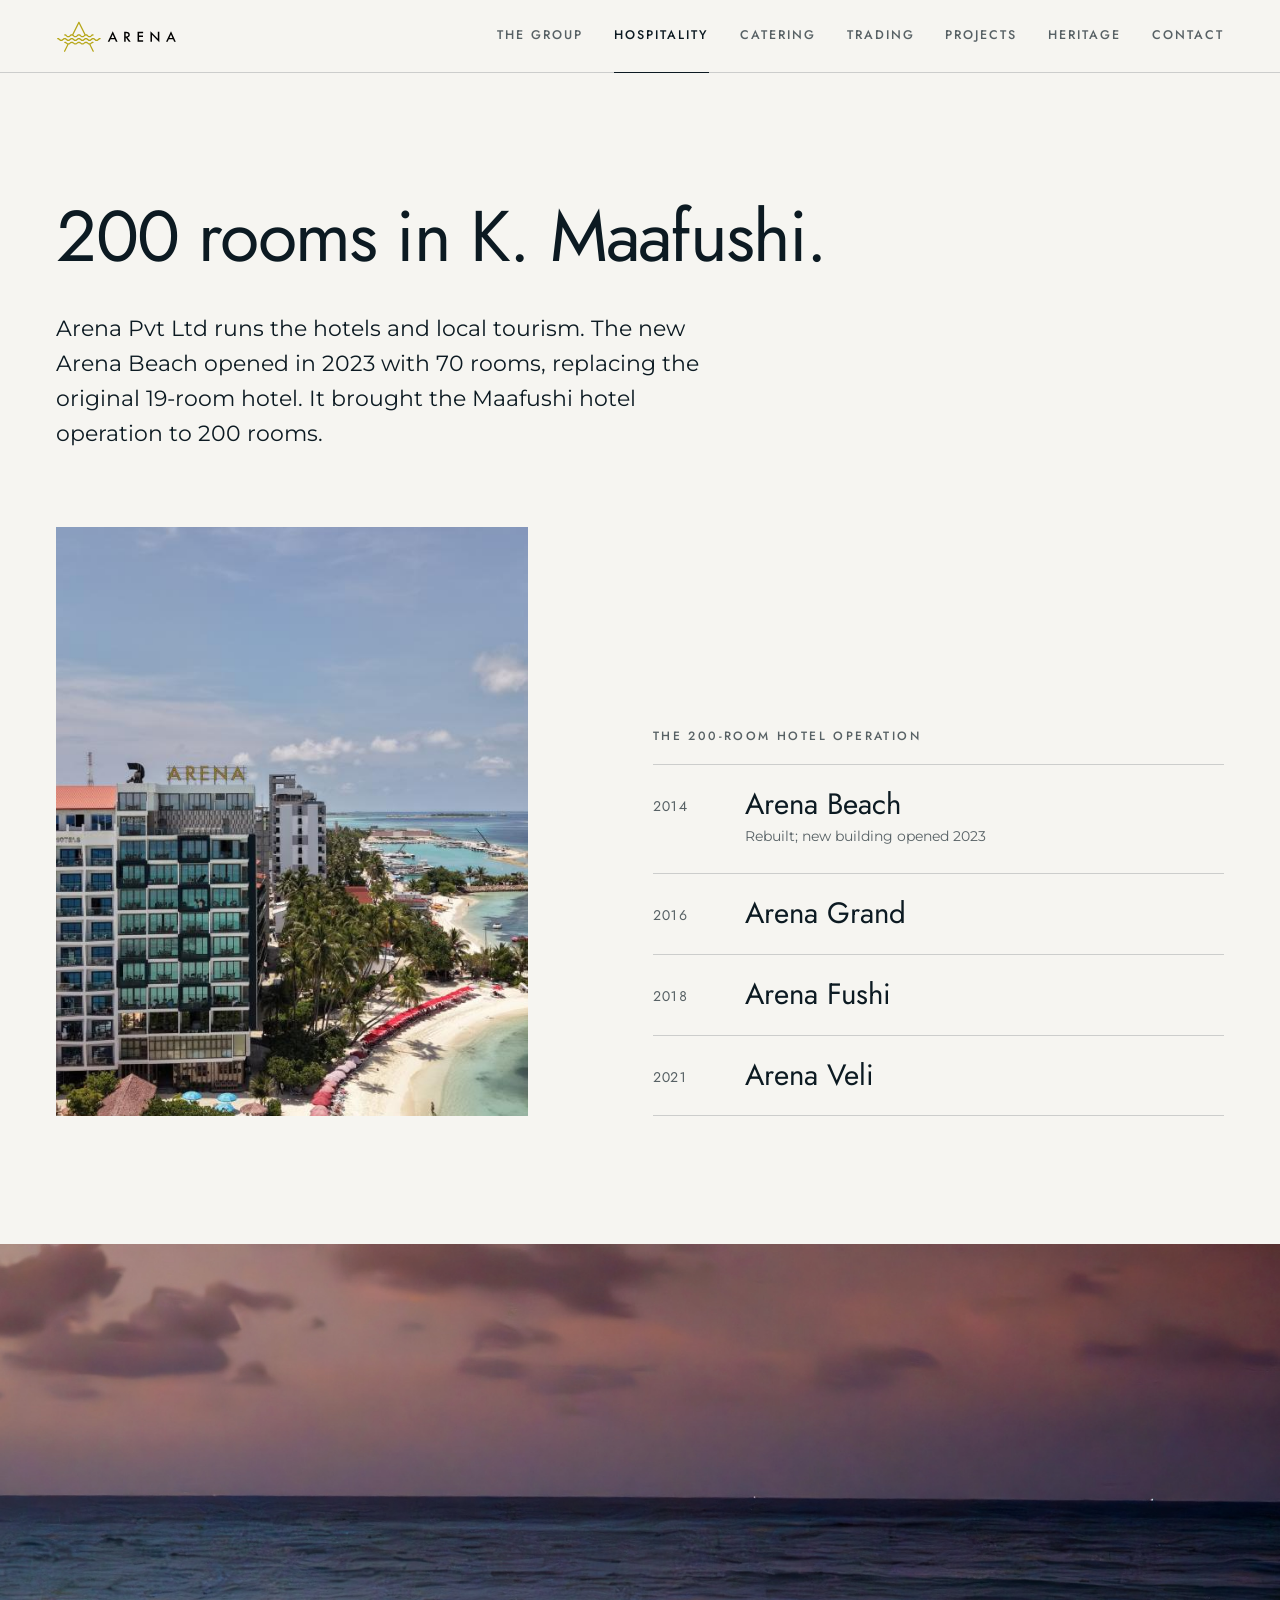
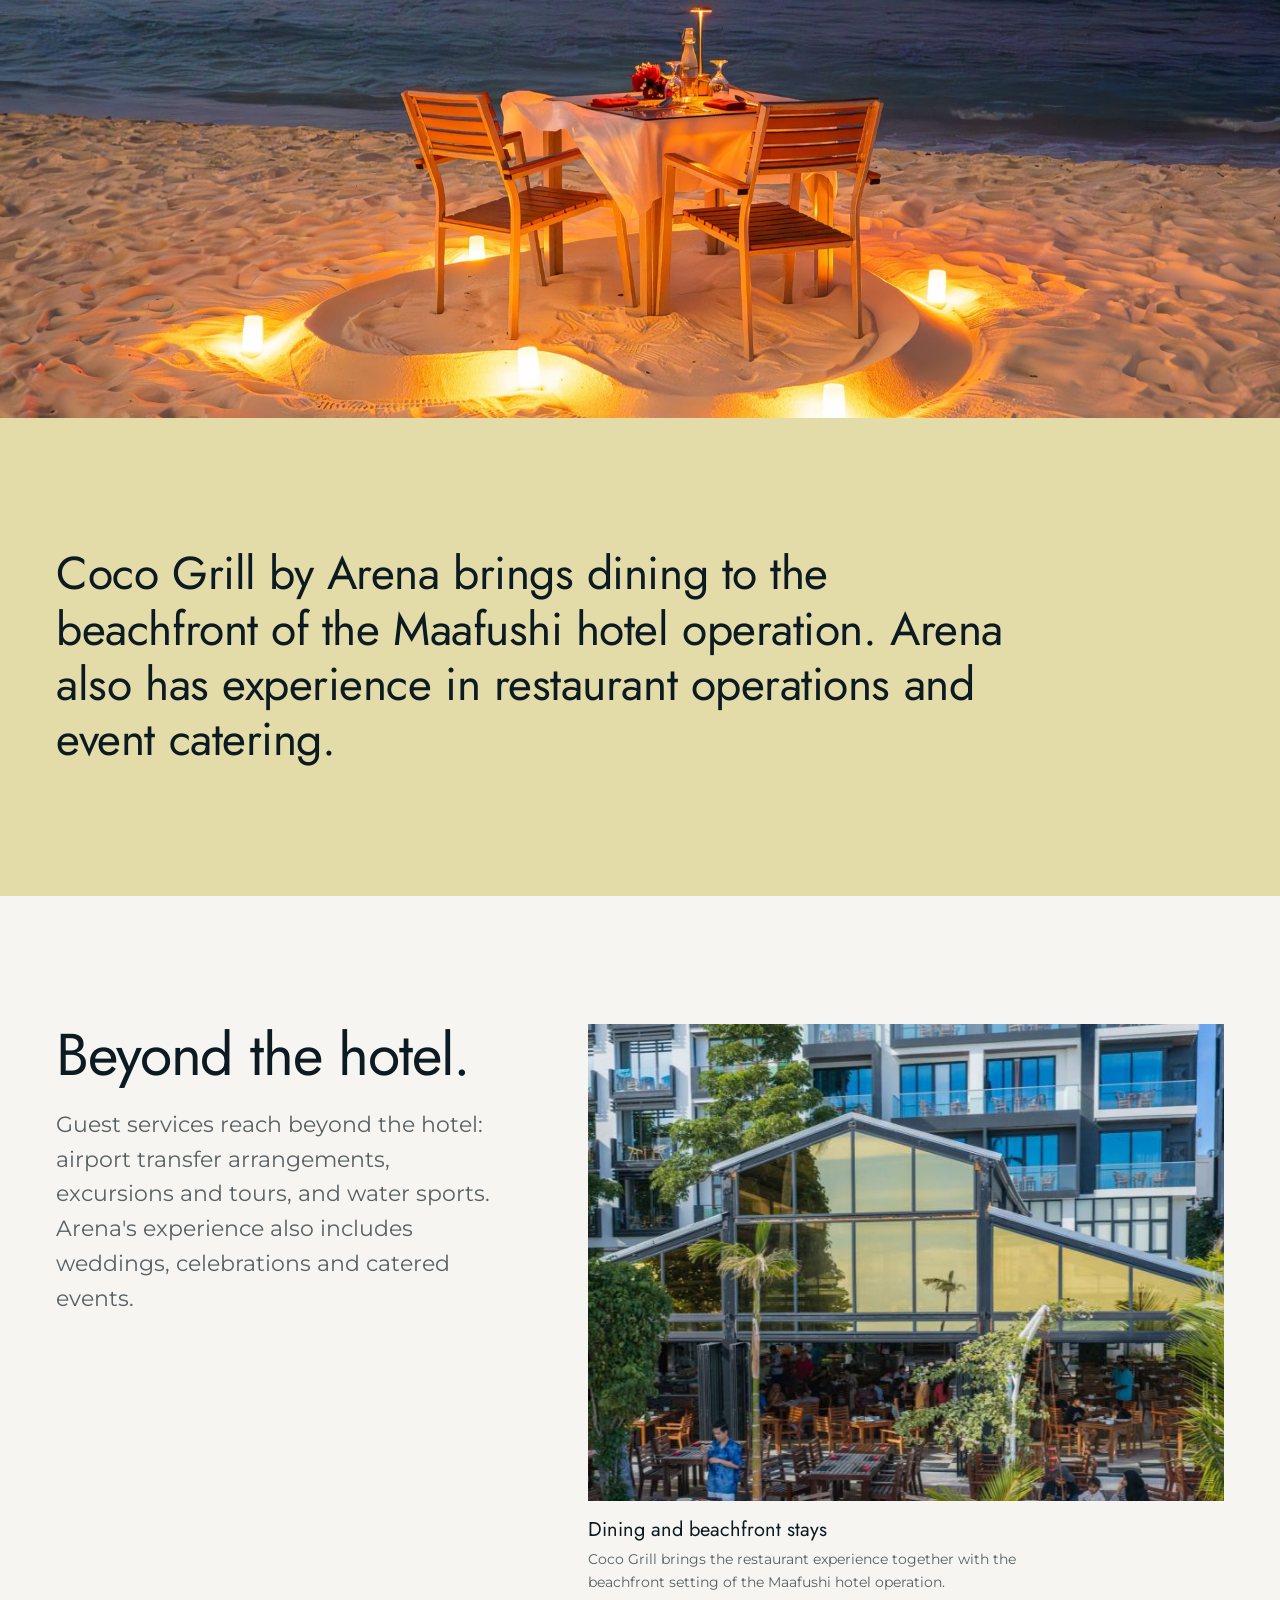
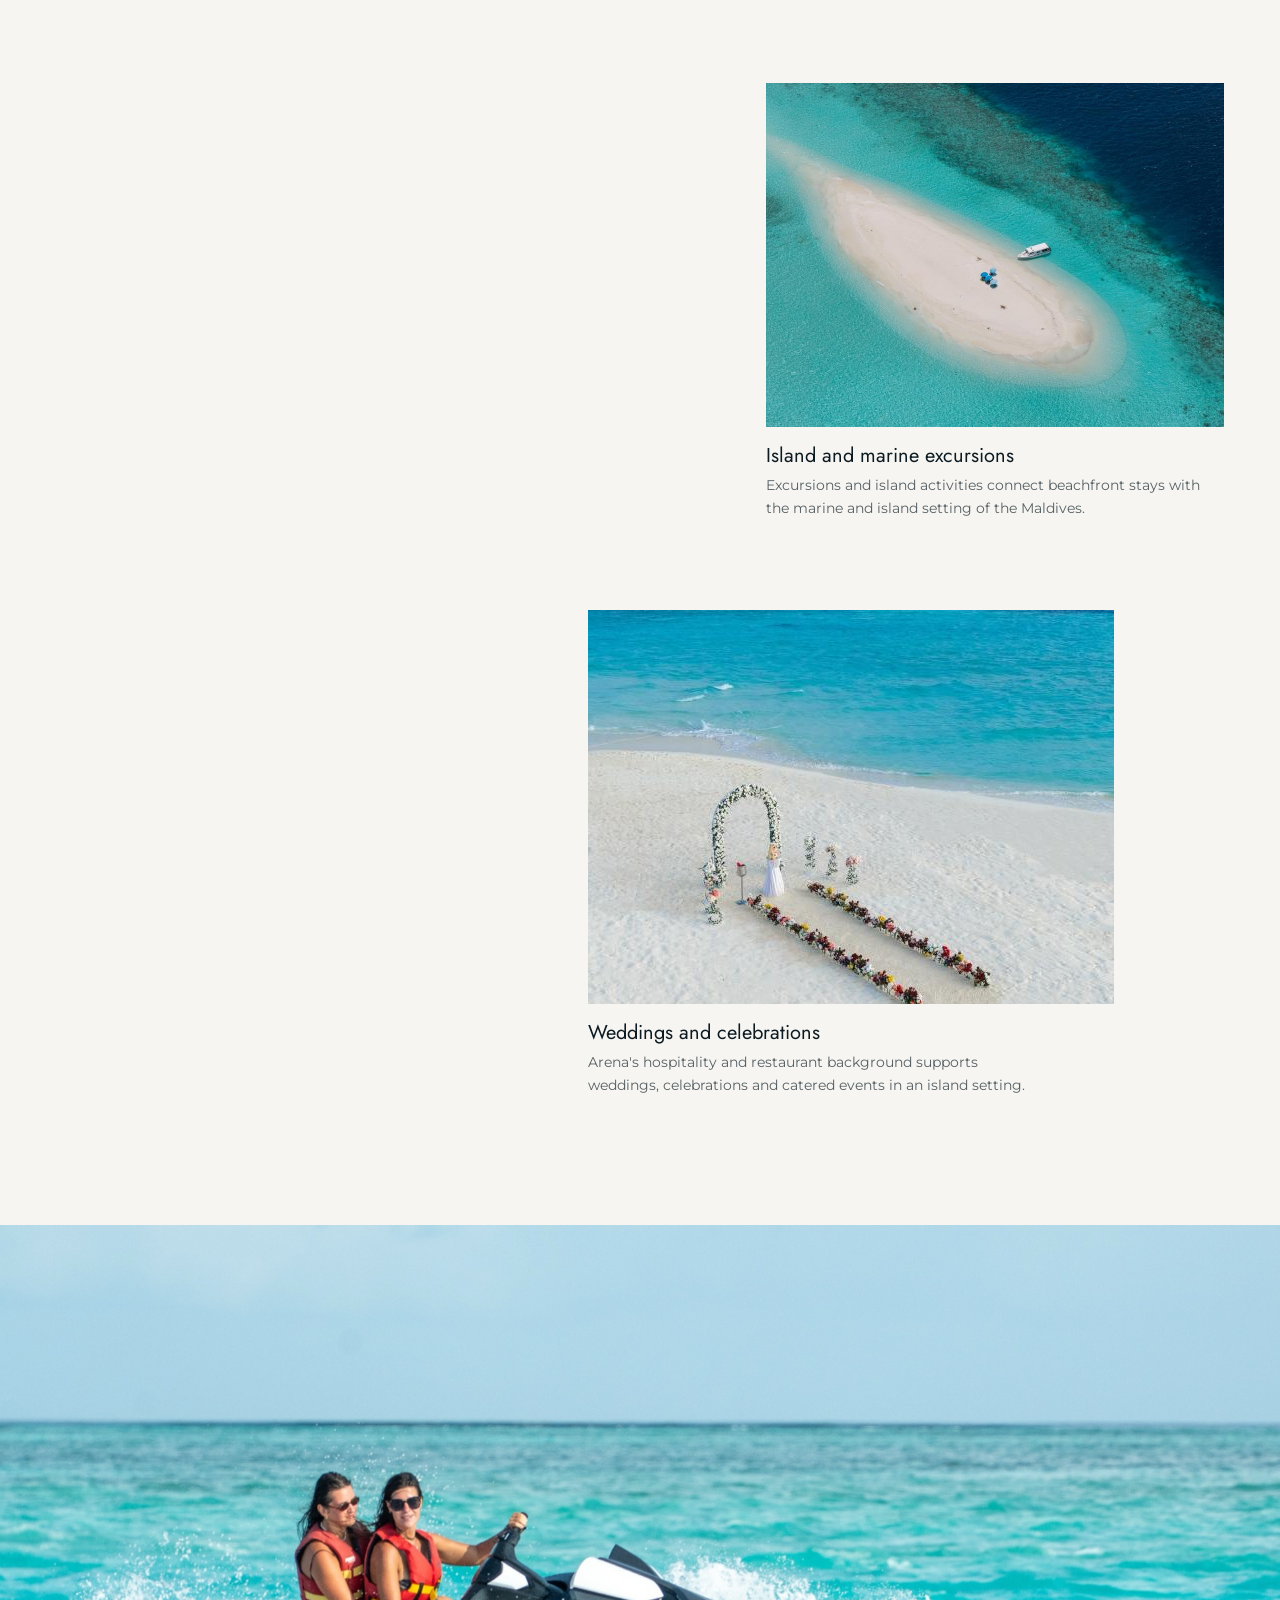
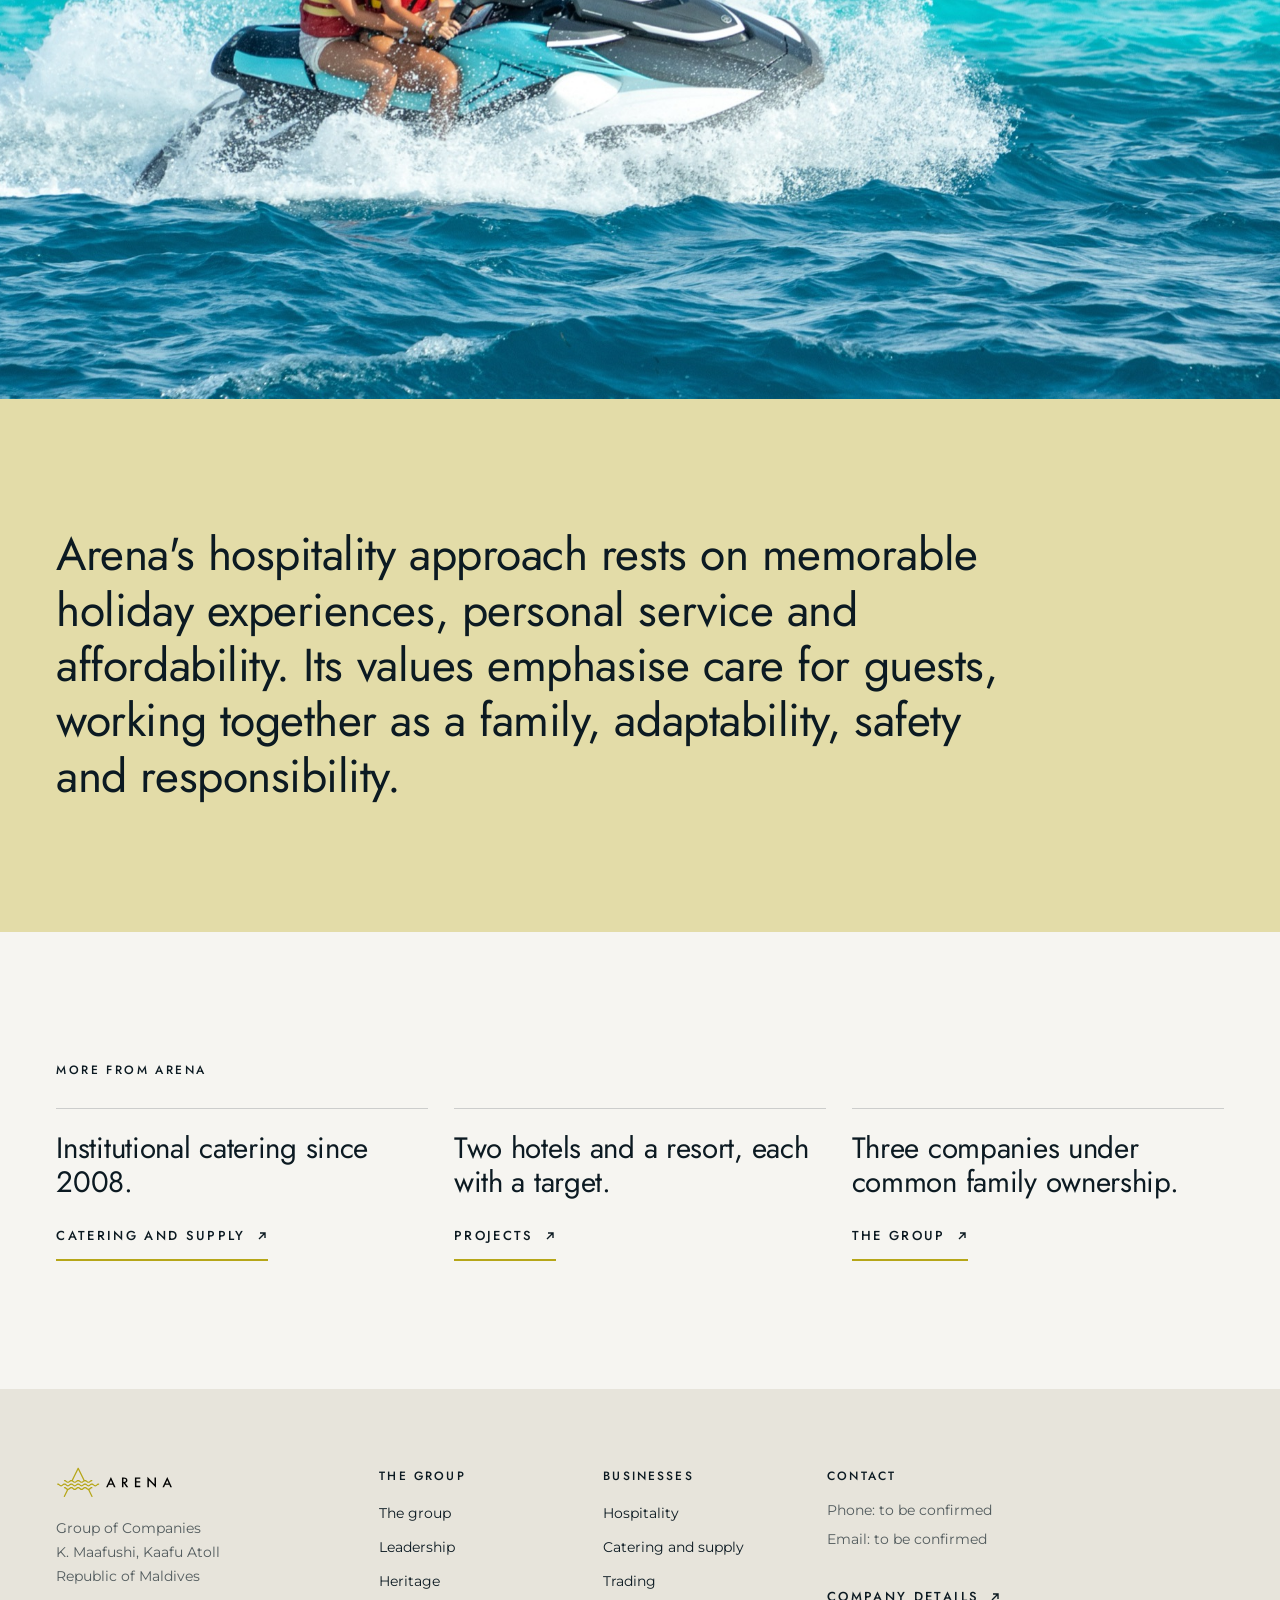
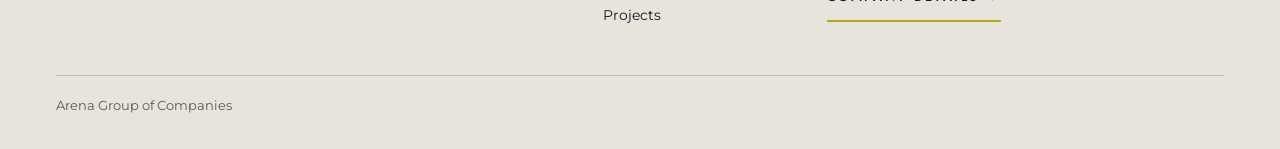
<file: hospitality.html>
<!doctype html>
<html lang="en">
<head>
<meta name="robots" content="noindex,nofollow">
<meta charset="utf-8">
<meta name="viewport" content="width=device-width,initial-scale=1,viewport-fit=cover">
<title>Hospitality · Arena Group of Companies</title>
<link rel="preconnect" href="https://fonts.googleapis.com"><link rel="preconnect" href="https://fonts.gstatic.com" crossorigin>
<link rel="stylesheet" href="https://fonts.googleapis.com/css2?family=Jost:wght@300;400;500&family=Montserrat:wght@400;500&display=swap">
<link rel="stylesheet" href="assets/site6b.css?v=1c82962c">
<link rel="stylesheet" href="assets/brand9.css?v=1c82962c">
<link rel="stylesheet" href="v3.css?v=1c82962c">
<script>(function(){var h=document.documentElement;h.classList.add('js');if(matchMedia('(prefers-reduced-motion: reduce)').matches)h.classList.add('still')})();</script>
</head>
<body>
<a class="skip3" href="#main">Skip to content</a>
<header class="hdr3"><div class="wrap">
  <a href="index.html" aria-label="Arena Group of Companies, home"><img class="logo" src="assets/logo-horizontal-centred.svg" alt="Arena"></a>
  <nav class="nav3" id="nav3" aria-label="Main"><a href="group.html">The group</a><a href="hospitality.html" aria-current=page>Hospitality</a><a href="catering.html">Catering</a><a href="trading.html">Trading</a><a href="projects.html">Projects</a><a href="heritage.html">Heritage</a><a href="leadership.html" class=nav-x>Leadership</a><a href="contact.html">Contact</a></nav>
  <button class="menu3" type="button" aria-expanded="false" aria-controls="nav3">Menu</button>
</div></header>
<main id="main" tabindex="-1">
<section class="wrap op"><h1 class="d1" data-split>200 rooms in K. Maafushi.</h1><div class="op-b"><p class="lede3" data-r="up">Arena Pvt Ltd runs the hotels and local tourism. The new Arena Beach opened in 2023 with 70 rooms, replacing the original 19&#8209;room hotel. It brought the Maafushi hotel operation to 200 rooms.</p></div></section><section class="wrap sec3" style="padding-top:0"><div class="ops"><figure class="ph" data-r="ph"><img src="img/arena-tower.jpg" alt="Arena Beach tower on the Maafushi waterfront"></figure><div class="ops-l"><span class="k soft" style="display:block;margin-bottom:18px">The 200&#8209;room hotel operation</span><div class="row"><span class="y">2014</span><h2>Arena Beach</h2><p>Rebuilt; new building opened 2023</p></div><div class="row"><span class="y">2016</span><h2>Arena Grand</h2></div><div class="row"><span class="y">2018</span><h2>Arena Fushi</h2></div><div class="row"><span class="y">2021</span><h2>Arena Veli</h2></div></div></div></section><figure class="spread"><div class="ph" data-r="ph"><img src="img/client-dinner.jpg" alt="A candlelit dinner table on a beach" loading="lazy" style="object-position:center"></div></figure><section class="slab sun"><div class="wrap"><p class="big" data-r="up">Coco Grill by Arena brings dining to the beachfront of the Maafushi hotel operation. Arena also has experience in restaurant operations and event catering.</p></div></section><section class="wrap sec3"><div class="ks"><div class="ks-t"><div><h2 class="d2" data-split>Beyond the hotel.</h2><p class="lede3 soft3" data-r="up">Guest services reach beyond the hotel: airport transfer arrangements, excursions and tours, and water sports. Arena's experience also includes weddings, celebrations and catered events.</p></div></div><div class="ks-p"><figure><button type="button" class="kv" data-cap="Dining and beachfront stays" aria-label="View Dining and beachfront stays full size"><span class="ph" data-r="ph"><img src="img/coco-grill.jpg" alt="Coco Grill by Arena" loading="lazy" style="object-position:center top"></span></button><figcaption><b>Dining and beachfront stays</b><span>Coco Grill brings the restaurant experience together with the beachfront setting of the Maafushi hotel operation.</span></figcaption></figure><figure><button type="button" class="kv" data-cap="Island and marine excursions" aria-label="View Island and marine excursions full size"><span class="ph" data-r="ph"><img src="img/sandbank.jpg" alt="A sandbank excursion, from above" loading="lazy" style="object-position:center"></span></button><figcaption><b>Island and marine excursions</b><span>Excursions and island activities connect beachfront stays with the marine and island setting of the Maldives.</span></figcaption></figure><figure><button type="button" class="kv" data-cap="Weddings and celebrations" aria-label="View Weddings and celebrations full size"><span class="ph" data-r="ph"><img src="img/sandbank-wedding.jpg" alt="A sandbank wedding setting" loading="lazy" style="object-position:center 40%"></span></button><figcaption><b>Weddings and celebrations</b><span>Arena's hospitality and restaurant background supports weddings, celebrations and catered events in an island setting.</span></figcaption></figure></div></div></section><dialog class="kview" aria-label="Photograph"><figure><img src="img/coco-grill.jpg" alt="Coco Grill by Arena"><figcaption></figcaption></figure><button type="button" class="ctl kclose">Close</button></dialog><figure class="spread"><div class="ph" data-r="ph"><img src="img/client-jetski.jpg" alt="Two guests on a jet ski in clear blue water" loading="lazy" style="object-position:center"></div></figure><section class="slab sun"><div class="wrap"><p class="big" data-r="up">Arena's hospitality approach rests on memorable holiday experiences, personal service and affordability. Its values emphasise care for guests, working together as a family, adaptability, safety and responsibility.</p></div></section><section class="wrap sec3"><span class="k" style="display:block;margin-bottom:28px">More from Arena</span><div class="more3"><a href="catering.html" data-r="up"><span class="d3">Institutional catering since 2008.</span><span class="go3">Catering and supply<svg viewBox="0 0 12 12" aria-hidden="true"><path d="M3 9 9 3M4 3h5v5"/></svg></span></a><a href="projects.html" data-r="up"><span class="d3">Two hotels and a resort, each with a target.</span><span class="go3">Projects<svg viewBox="0 0 12 12" aria-hidden="true"><path d="M3 9 9 3M4 3h5v5"/></svg></span></a><a href="group.html" data-r="up"><span class="d3">Three companies under common family ownership.</span><span class="go3">The group<svg viewBox="0 0 12 12" aria-hidden="true"><path d="M3 9 9 3M4 3h5v5"/></svg></span></a></div></section>
</main>
<footer class="ftr3"><div class="wrap">
  <div class="top">
    <div><img class="logo" src="assets/logo-horizontal-centred.svg" alt="Arena"><p class="addr">Group of Companies<br>K. Maafushi, Kaafu Atoll<br>Republic of Maldives</p></div>
    <div><h2>The group</h2><ul><li><a href="group.html">The group</a></li><li><a href="leadership.html">Leadership</a></li><li><a href="heritage.html">Heritage</a></li></ul></div>
    <div><h2>Businesses</h2><ul><li><a href="hospitality.html">Hospitality</a></li><li><a href="catering.html">Catering and supply</a></li><li><a href="trading.html">Trading</a></li><li><a href="projects.html">Projects</a></li></ul></div>
    <div><h2>Contact</h2><ul class="offices contact"><li>Phone: to be confirmed</li><li>Email: to be confirmed</li></ul><p class="off-l"><a class="go3" href="contact.html">Company details<svg viewBox="0 0 12 12" aria-hidden="true"><path d="M3 9 9 3M4 3h5v5"/></svg></a></p></div>
  </div>
  <div class="bot">Arena Group of Companies</div>
</div></footer>
<script src="v3.js?v=1c82962c"></script>
</body>
</html>
</file>
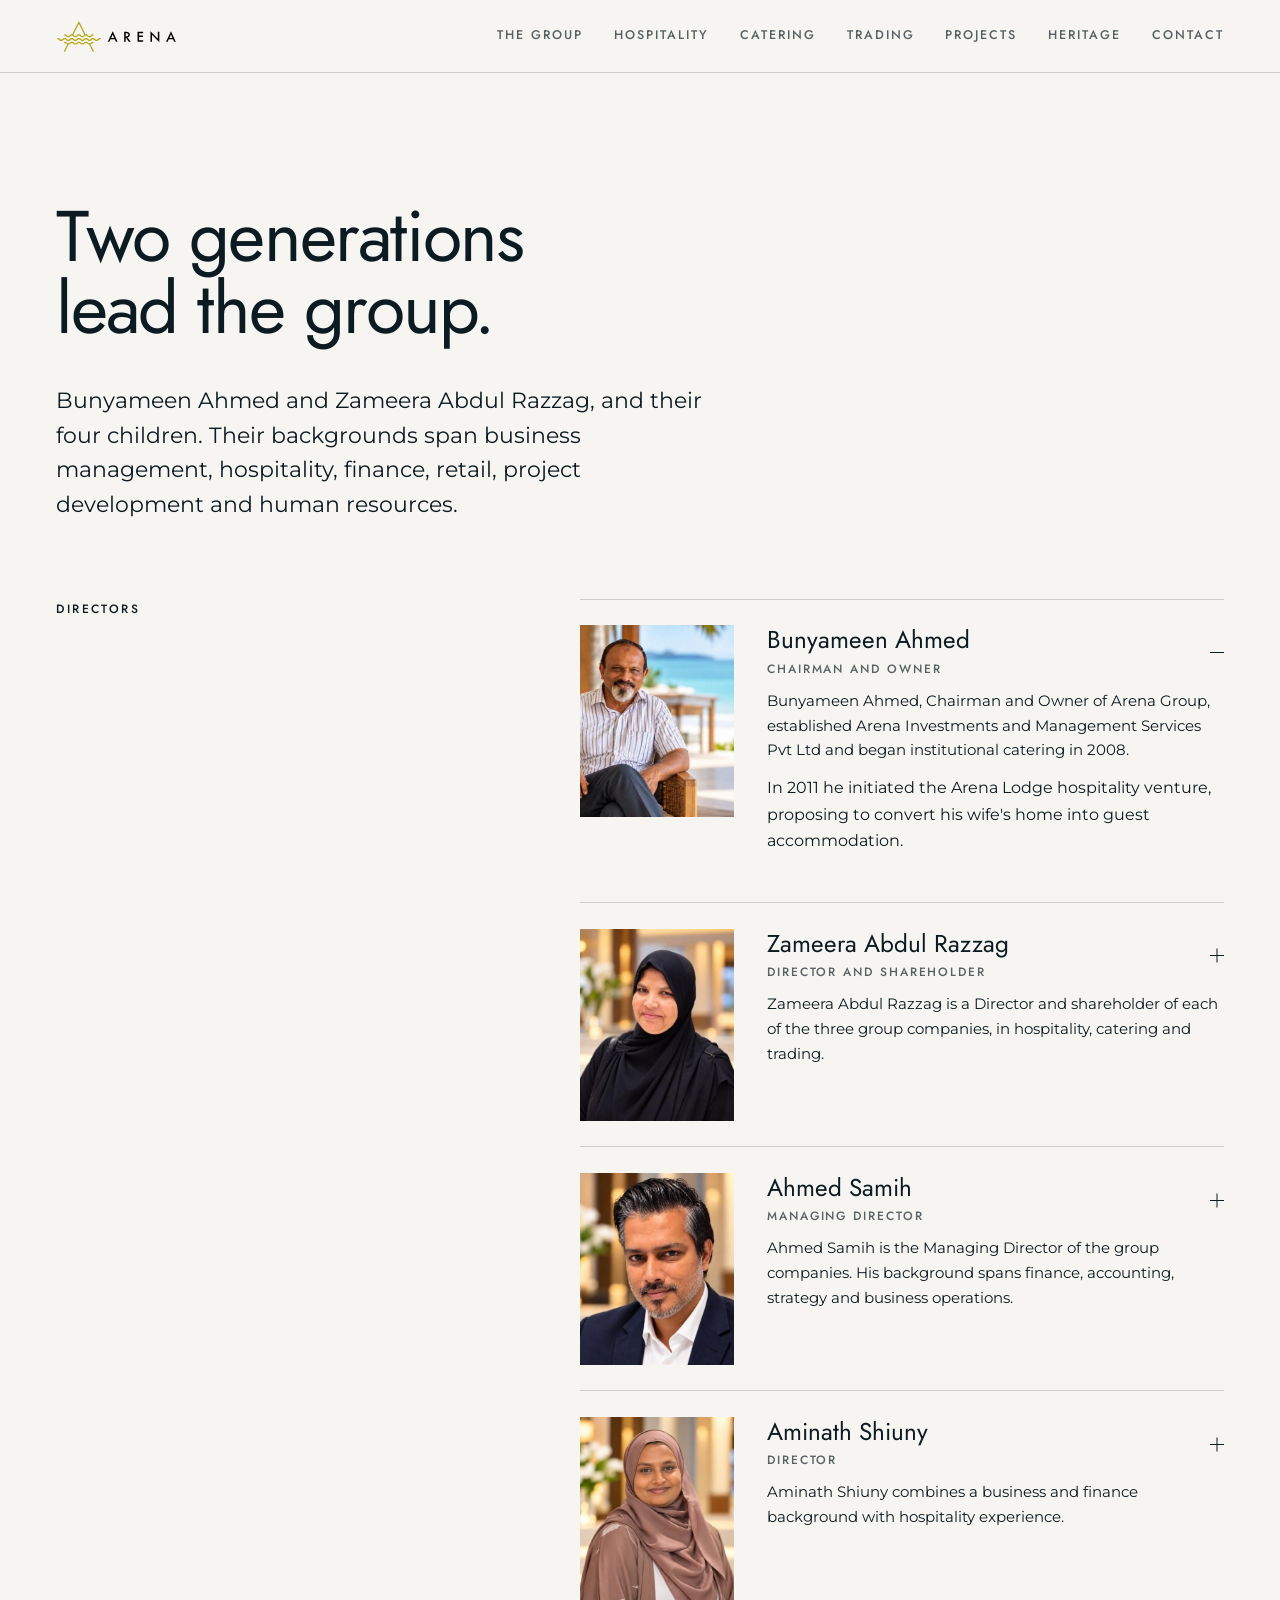
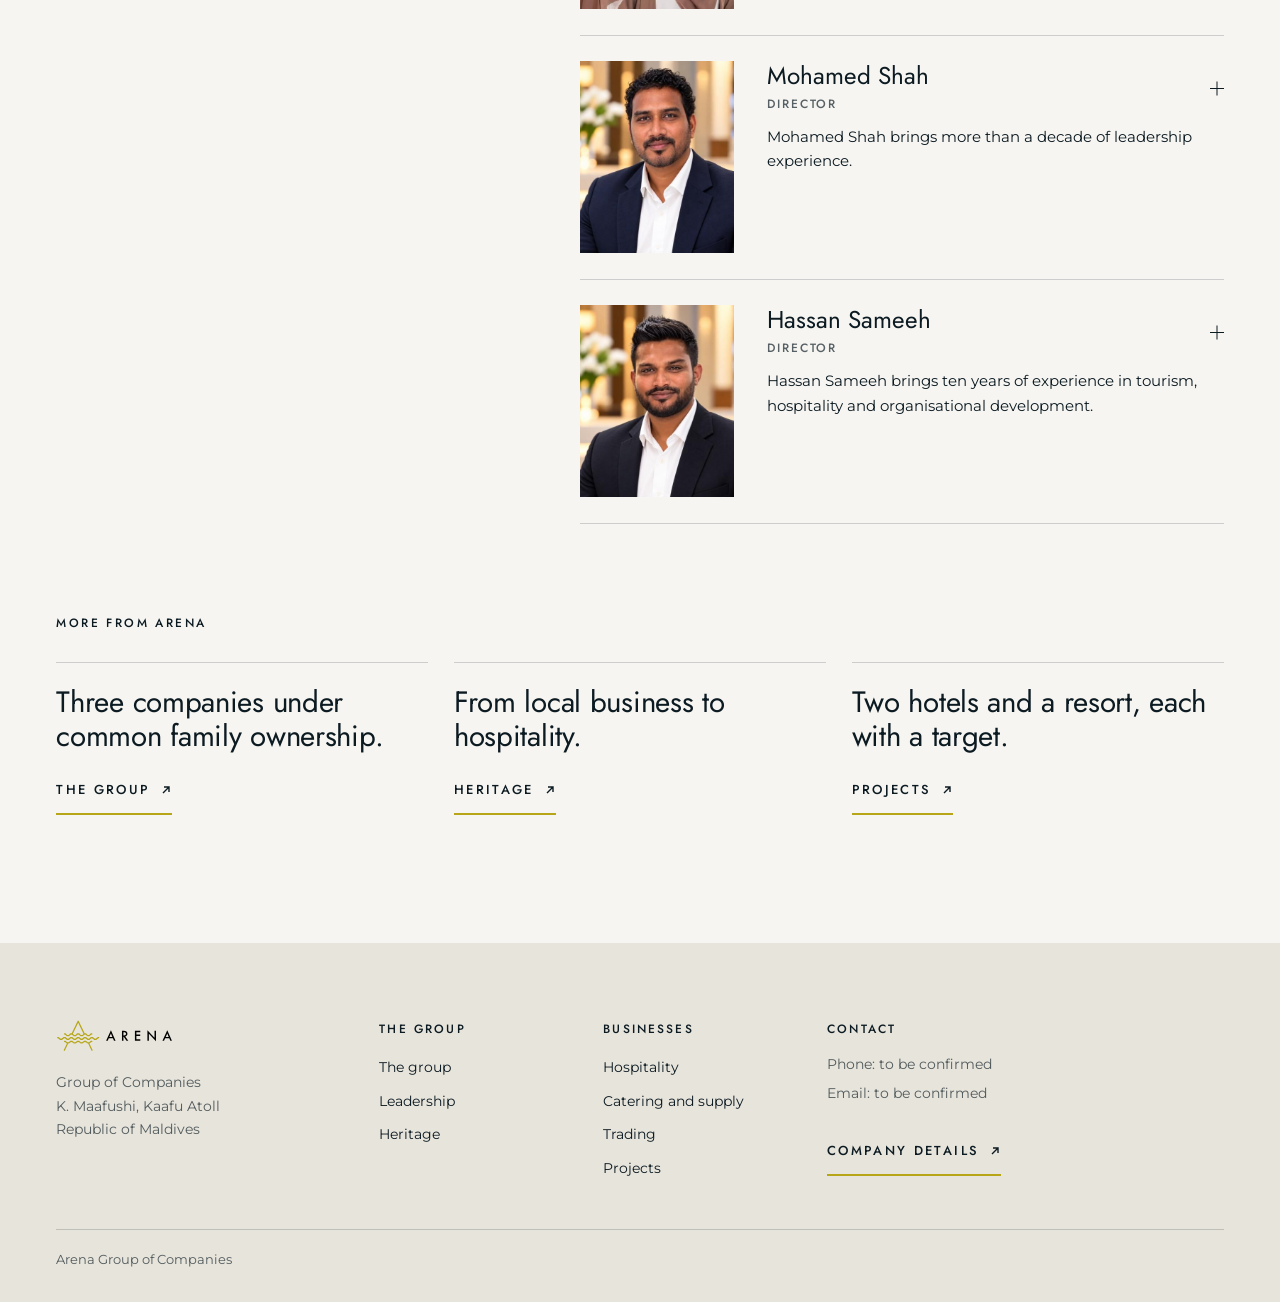
<file: leadership.html>
<!doctype html>
<html lang="en">
<head>
<meta name="robots" content="noindex,nofollow">
<meta charset="utf-8">
<meta name="viewport" content="width=device-width,initial-scale=1,viewport-fit=cover">
<title>Leadership · Arena Group of Companies</title>
<link rel="preconnect" href="https://fonts.googleapis.com"><link rel="preconnect" href="https://fonts.gstatic.com" crossorigin>
<link rel="stylesheet" href="https://fonts.googleapis.com/css2?family=Jost:wght@300;400;500&family=Montserrat:wght@400;500&display=swap">
<link rel="stylesheet" href="assets/site6b.css?v=1c82962c">
<link rel="stylesheet" href="assets/brand9.css?v=1c82962c">
<link rel="stylesheet" href="v3.css?v=1c82962c">
<script>(function(){var h=document.documentElement;h.classList.add('js');if(matchMedia('(prefers-reduced-motion: reduce)').matches)h.classList.add('still')})();</script>
</head>
<body>
<a class="skip3" href="#main">Skip to content</a>
<header class="hdr3"><div class="wrap">
  <a href="index.html" aria-label="Arena Group of Companies, home"><img class="logo" src="assets/logo-horizontal-centred.svg" alt="Arena"></a>
  <nav class="nav3" id="nav3" aria-label="Main"><a href="group.html">The group</a><a href="hospitality.html">Hospitality</a><a href="catering.html">Catering</a><a href="trading.html">Trading</a><a href="projects.html">Projects</a><a href="heritage.html">Heritage</a><a href="leadership.html" class=nav-x aria-current=page>Leadership</a><a href="contact.html">Contact</a></nav>
  <button class="menu3" type="button" aria-expanded="false" aria-controls="nav3">Menu</button>
</div></header>
<main id="main" tabindex="-1">
<section class="wrap op"><h1 class="d1" data-split>Two generations lead the group.</h1><div class="op-b"><p class="lede3" data-r="up">Bunyameen Ahmed and Zameera Abdul Razzag, and their four children. Their backgrounds span business management, hospitality, finance, retail, project development and human resources.</p></div></section><section class="wrap sec3" style="padding-top:0"><div class="tr3" style="border-top:0;padding-top:0"><span class="k">Directors</span><div class="rows"><div class="rw rw-p open"><img class="rw-pic" src="img/004-003.jpg" alt="Bunyameen Ahmed" loading="lazy" style="object-position:center 30%"><div><button type="button" aria-expanded="true" aria-controls="m0"><b>Bunyameen Ahmed</b><span>Chairman and Owner</span><i aria-hidden="true"></i></button><p class="first">Bunyameen Ahmed, Chairman and Owner of Arena Group, established Arena Investments and Management Services Pvt Ltd and began institutional catering in 2008.</p><p class="more" id="m0">In 2011 he initiated the Arena Lodge hospitality venture, proposing to convert his wife's home into guest accommodation.</p></div></div><div class="rw rw-p"><img class="rw-pic" src="img/004-004.jpg" alt="Zameera Abdul Razzag" loading="lazy" style="object-position:center"><div><button type="button" aria-expanded="false" aria-controls="m1"><b>Zameera Abdul Razzag</b><span>Director and shareholder</span><i aria-hidden="true"></i></button><p class="first">Zameera Abdul Razzag is a Director and shareholder of each of the three group companies, in hospitality, catering and trading.</p><p class="more" id="m1">She and Bunyameen Ahmed are the parents of Ahmed Samih, Aminath Shiuny, Mohamed Shah and Hassan Sameeh.</p></div></div><div class="rw rw-p"><img class="rw-pic" src="img/005-005.jpg" alt="Ahmed Samih" loading="lazy" style="object-position:center"><div><button type="button" aria-expanded="false" aria-controls="m2"><b>Ahmed Samih</b><span>Managing Director</span><i aria-hidden="true"></i></button><p class="first">Ahmed Samih is the Managing Director of the group companies. His background spans finance, accounting, strategy and business operations.</p><p class="more" id="m2">He holds an MBA specialising in Financial Management from the University of Ballarat, Australia (Malaysia campus), and a Bachelor of Business with double majors in Accounting and Banking &amp; Finance from Victoria University, Australia (Malaysia campus).</p></div></div><div class="rw rw-p"><img class="rw-pic" src="img/005-006.jpg" alt="Aminath Shiuny" loading="lazy" style="object-position:center"><div><button type="button" aria-expanded="false" aria-controls="m3"><b>Aminath Shiuny</b><span>Director</span><i aria-hidden="true"></i></button><p class="first">Aminath Shiuny combines a business and finance background with hospitality experience.</p><p class="more" id="m3">She holds a Bachelor of Business in Accounting, Banking &amp; Finance through Victoria University's programme at Sunway University, Malaysia. She is actively involved in the group's trading and retail operations, focusing on retail outlets, merchandising, inventory and stock management, procurement coordination, financial control and operational performance.</p></div></div><div class="rw rw-p"><img class="rw-pic" src="img/006-007.jpg" alt="Mohamed Shah" loading="lazy" style="object-position:center"><div><button type="button" aria-expanded="false" aria-controls="m4"><b>Mohamed Shah</b><span>Director</span><i aria-hidden="true"></i></button><p class="first">Mohamed Shah brings more than a decade of leadership experience.</p><p class="more" id="m4">He holds a Bachelor of Quantity Surveying with Honours from Taylor's University, Malaysia, supported by a Foundation in Science from SEGi University College. His responsibilities include project development, construction planning, cost management, procurement and development oversight. He also contributes to event management, food and beverage technical support, new concepts and operational development.</p></div></div><div class="rw rw-p"><img class="rw-pic" src="img/006-008.jpg" alt="Hassan Sameeh" loading="lazy" style="object-position:center"><div><button type="button" aria-expanded="false" aria-controls="m5"><b>Hassan Sameeh</b><span>Director</span><i aria-hidden="true"></i></button><p class="first">Hassan Sameeh brings ten years of experience in tourism, hospitality and organisational development.</p><p class="more" id="m5">He began his studies at SEGi University College, Malaysia, before graduating in International Tourism Management from Taylor's University, Malaysia. He supports human resource management and development, industry partnerships and professional networks, alongside technology and digital development. His work contributes to Arena's organisational culture, brand image and human capital.</p></div></div></div></div></section><section class="wrap sec3"><span class="k" style="display:block;margin-bottom:28px">More from Arena</span><div class="more3"><a href="group.html" data-r="up"><span class="d3">Three companies under common family ownership.</span><span class="go3">The group<svg viewBox="0 0 12 12" aria-hidden="true"><path d="M3 9 9 3M4 3h5v5"/></svg></span></a><a href="heritage.html" data-r="up"><span class="d3">From local business to hospitality.</span><span class="go3">Heritage<svg viewBox="0 0 12 12" aria-hidden="true"><path d="M3 9 9 3M4 3h5v5"/></svg></span></a><a href="projects.html" data-r="up"><span class="d3">Two hotels and a resort, each with a target.</span><span class="go3">Projects<svg viewBox="0 0 12 12" aria-hidden="true"><path d="M3 9 9 3M4 3h5v5"/></svg></span></a></div></section>
</main>
<footer class="ftr3"><div class="wrap">
  <div class="top">
    <div><img class="logo" src="assets/logo-horizontal-centred.svg" alt="Arena"><p class="addr">Group of Companies<br>K. Maafushi, Kaafu Atoll<br>Republic of Maldives</p></div>
    <div><h2>The group</h2><ul><li><a href="group.html">The group</a></li><li><a href="leadership.html">Leadership</a></li><li><a href="heritage.html">Heritage</a></li></ul></div>
    <div><h2>Businesses</h2><ul><li><a href="hospitality.html">Hospitality</a></li><li><a href="catering.html">Catering and supply</a></li><li><a href="trading.html">Trading</a></li><li><a href="projects.html">Projects</a></li></ul></div>
    <div><h2>Contact</h2><ul class="offices contact"><li>Phone: to be confirmed</li><li>Email: to be confirmed</li></ul><p class="off-l"><a class="go3" href="contact.html">Company details<svg viewBox="0 0 12 12" aria-hidden="true"><path d="M3 9 9 3M4 3h5v5"/></svg></a></p></div>
  </div>
  <div class="bot">Arena Group of Companies</div>
</div></footer>
<script src="v3.js?v=1c82962c"></script>
</body>
</html>
</file>
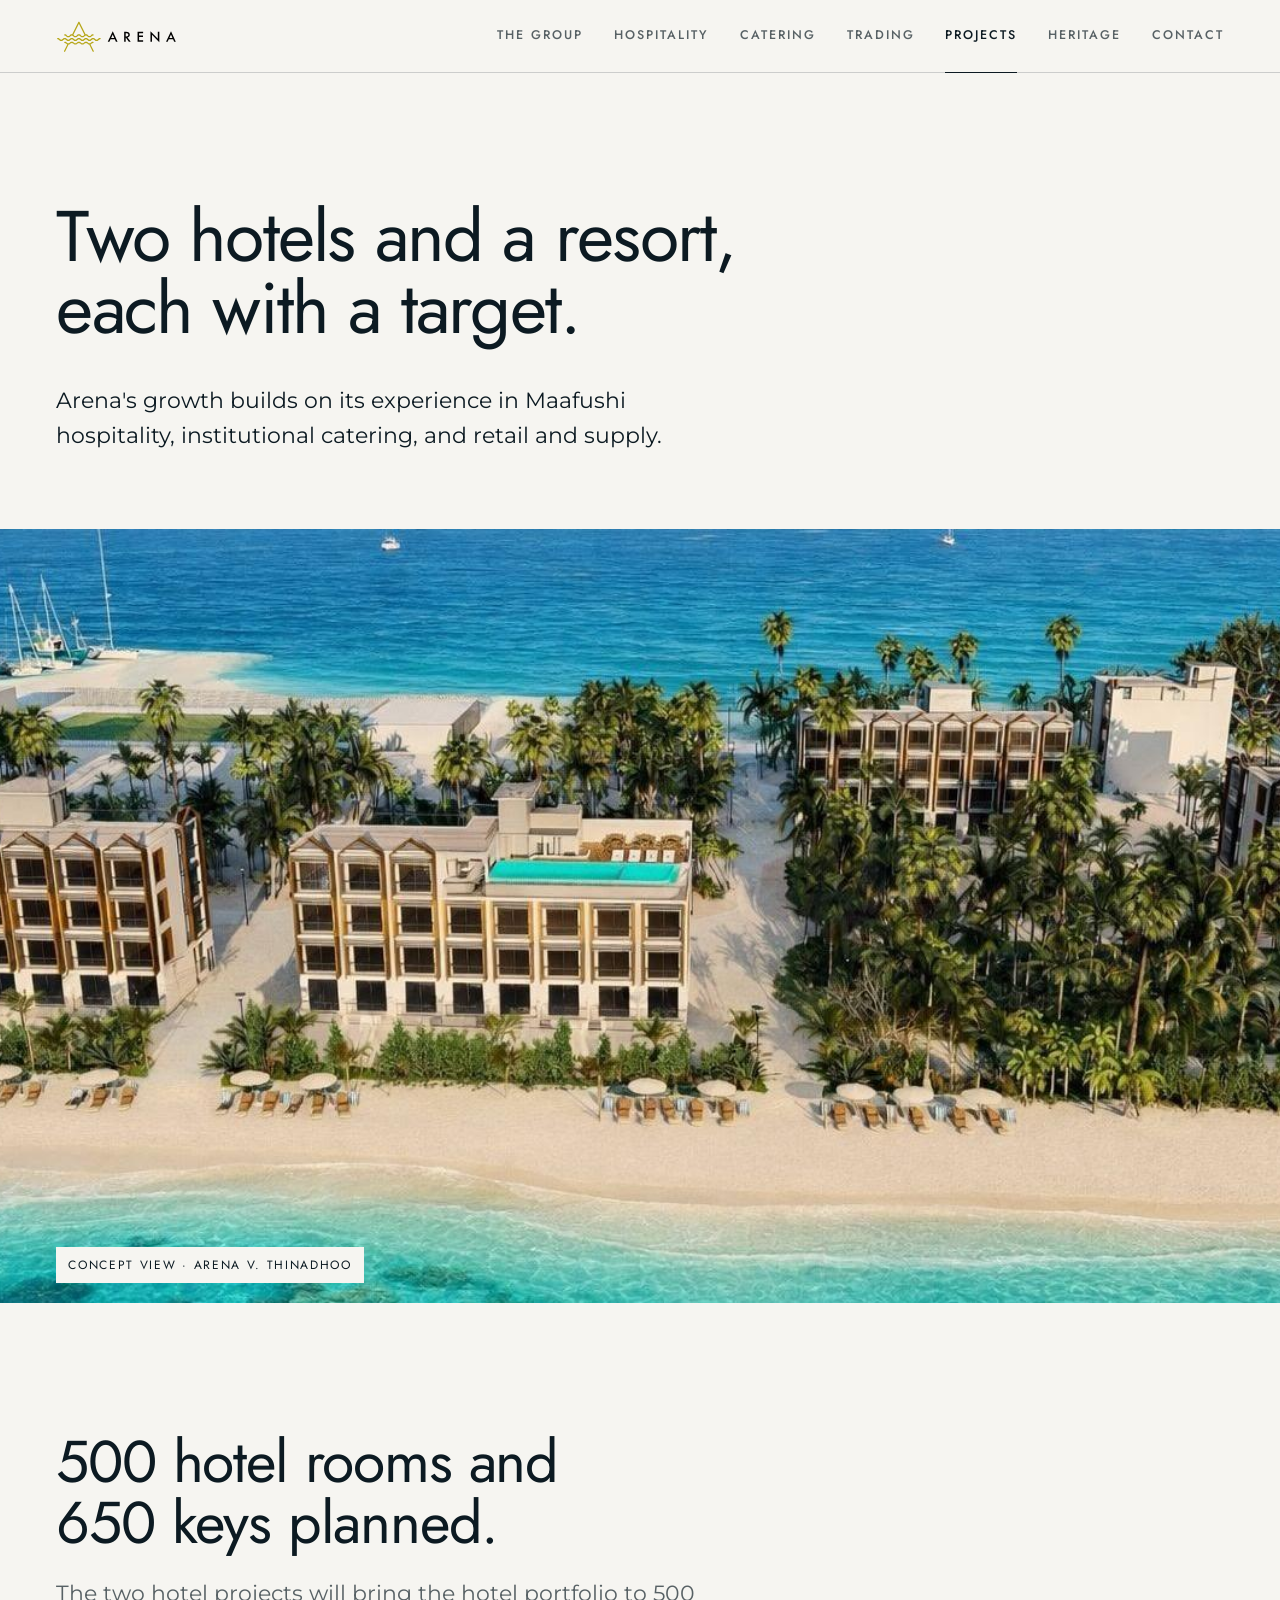
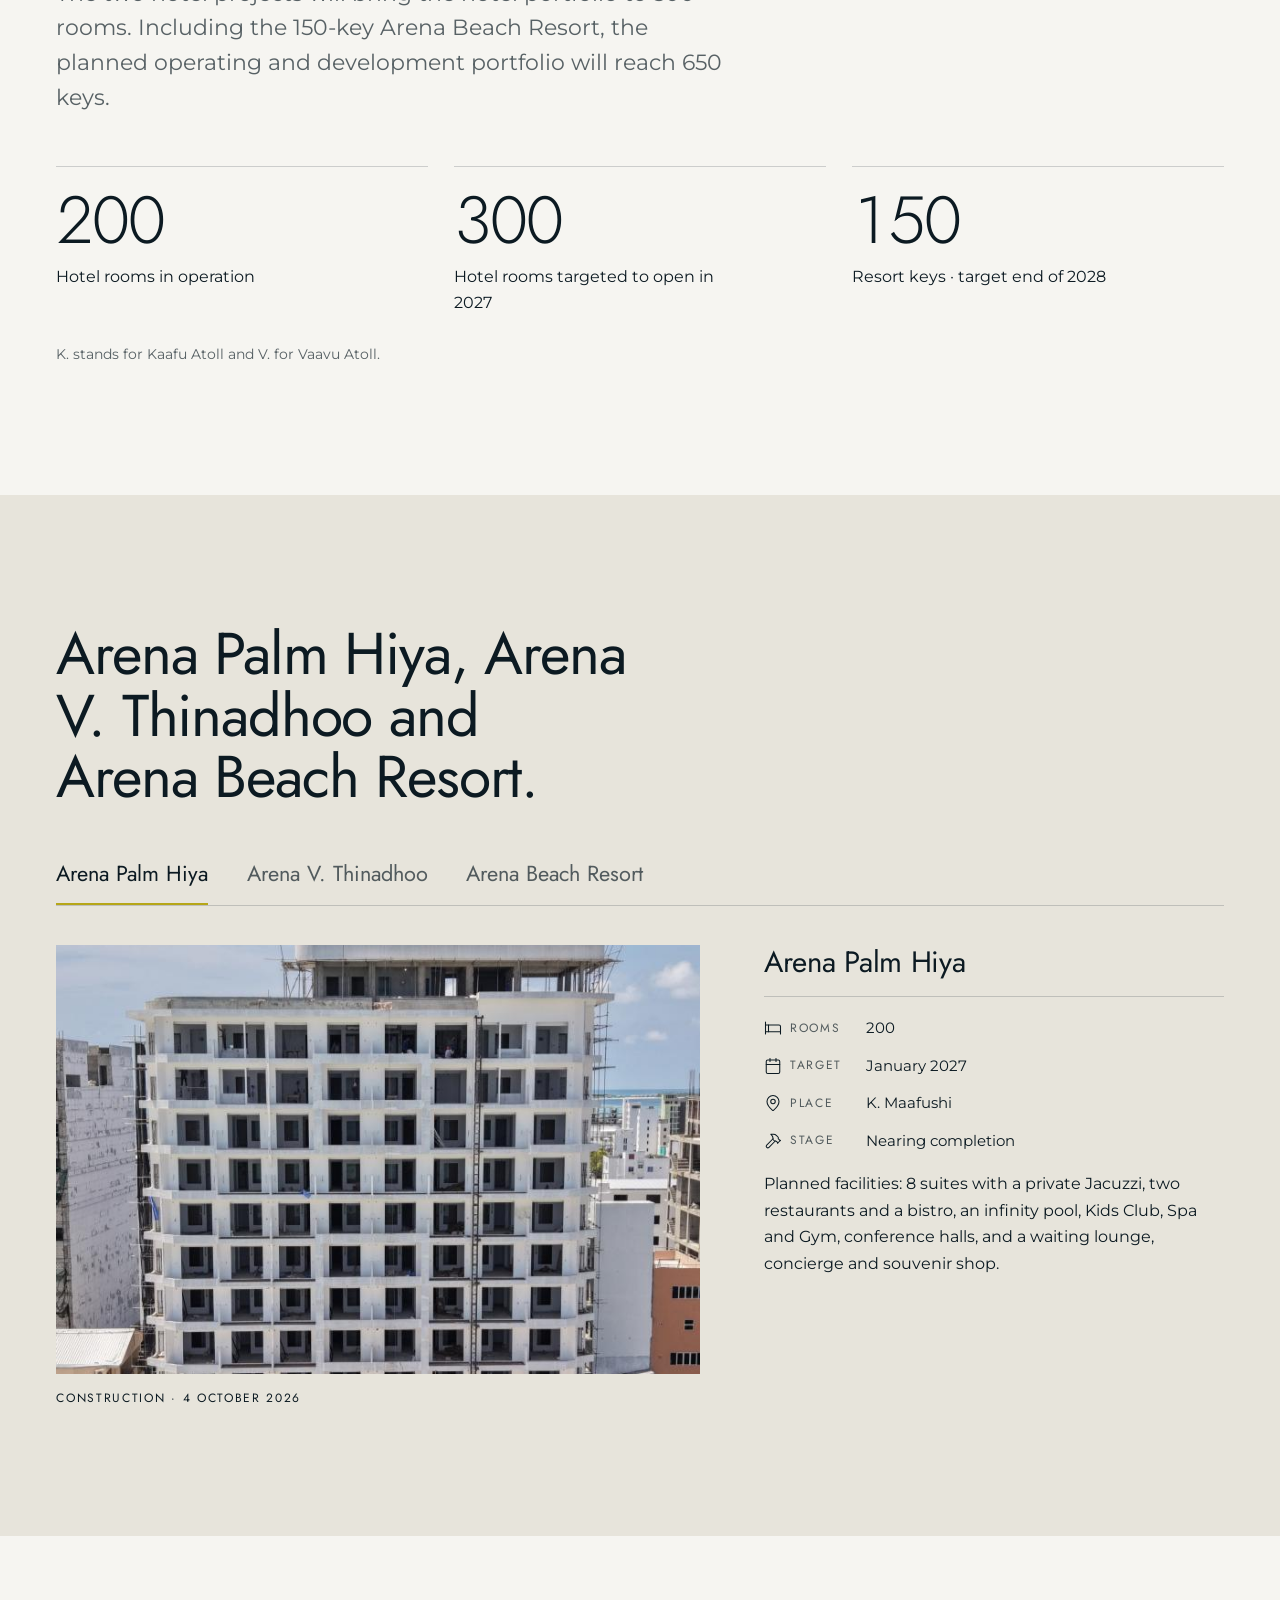
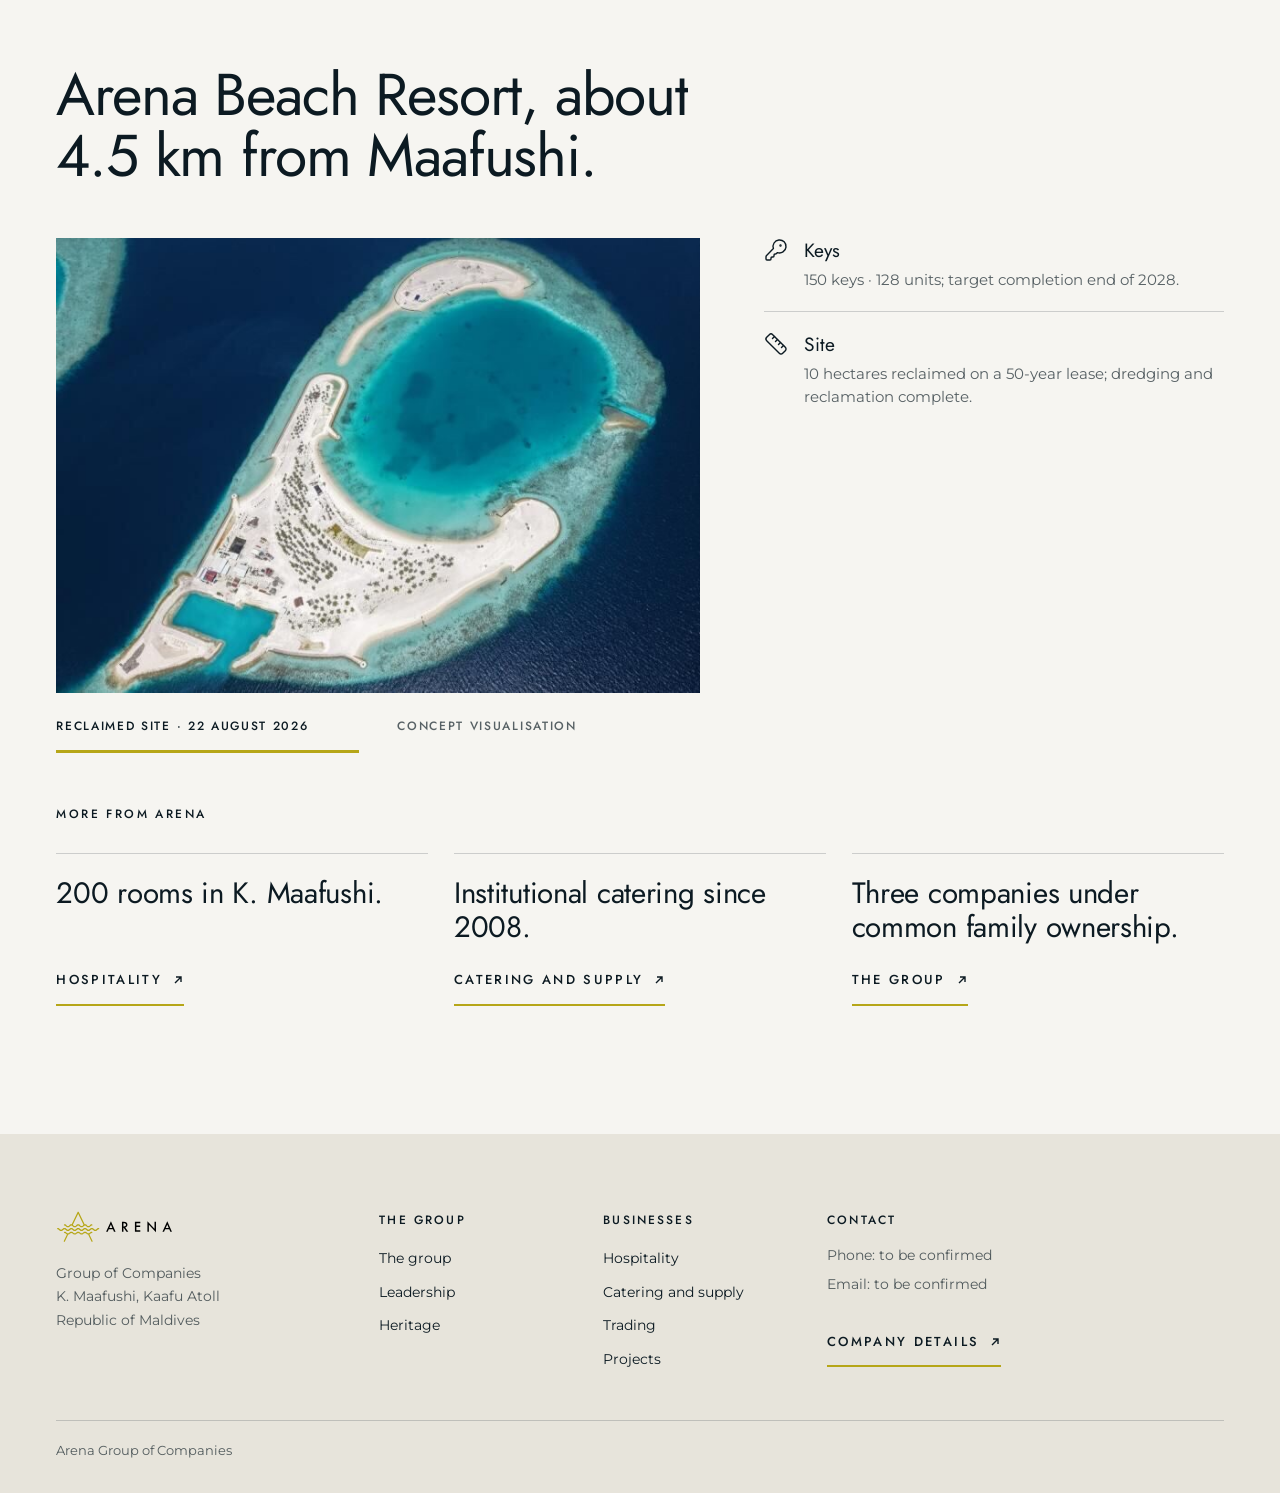
<file: projects.html>
<!doctype html>
<html lang="en">
<head>
<meta name="robots" content="noindex,nofollow">
<meta charset="utf-8">
<meta name="viewport" content="width=device-width,initial-scale=1,viewport-fit=cover">
<title>Projects · Arena Group of Companies</title>
<link rel="preconnect" href="https://fonts.googleapis.com"><link rel="preconnect" href="https://fonts.gstatic.com" crossorigin>
<link rel="stylesheet" href="https://fonts.googleapis.com/css2?family=Jost:wght@300;400;500&family=Montserrat:wght@400;500&display=swap">
<link rel="stylesheet" href="assets/site6b.css?v=1c82962c">
<link rel="stylesheet" href="assets/brand9.css?v=1c82962c">
<link rel="stylesheet" href="v3.css?v=1c82962c">
<script>(function(){var h=document.documentElement;h.classList.add('js');if(matchMedia('(prefers-reduced-motion: reduce)').matches)h.classList.add('still')})();</script>
</head>
<body>
<a class="skip3" href="#main">Skip to content</a>
<header class="hdr3"><div class="wrap">
  <a href="index.html" aria-label="Arena Group of Companies, home"><img class="logo" src="assets/logo-horizontal-centred.svg" alt="Arena"></a>
  <nav class="nav3" id="nav3" aria-label="Main"><a href="group.html">The group</a><a href="hospitality.html">Hospitality</a><a href="catering.html">Catering</a><a href="trading.html">Trading</a><a href="projects.html" aria-current=page>Projects</a><a href="heritage.html">Heritage</a><a href="leadership.html" class=nav-x>Leadership</a><a href="contact.html">Contact</a></nav>
  <button class="menu3" type="button" aria-expanded="false" aria-controls="nav3">Menu</button>
</div></header>
<main id="main" tabindex="-1">
<section class="wrap op"><h1 class="d1" data-split>Two hotels and a resort, each with a target.</h1><div class="op-b"><p class="lede3" data-r="up">Arena's growth builds on its experience in Maafushi hospitality, institutional catering, and retail and supply.</p></div></section><figure class="spread"><div class="ph" data-r="ph"><img src="img/thinadhoo-view.jpg" alt="Arena V. Thinadhoo, concept view from the sea" loading="lazy" style="object-position:center"></div><figcaption>Concept view · Arena V. Thinadhoo</figcaption></figure><section class="wrap sec3"><div class="sh"><h2 class="d2" data-split>500 hotel rooms and 650 keys planned.</h2><p class="lede3 soft3" data-r="up">The two hotel projects will bring the hotel portfolio to 500 rooms. Including the 150&#8209;key Arena Beach Resort, the planned operating and development portfolio will reach 650 keys.</p></div><div class="figs"><div data-r="up"><span class="n num">200</span><span class="l">Hotel rooms in operation</span></div><div data-r="up" style="transition-delay:.08s"><span class="n num">300</span><span class="l">Hotel rooms targeted to open in 2027</span></div><div data-r="up" style="transition-delay:.16s"><span class="n num">150</span><span class="l">Resort keys · target end of 2028</span></div></div><p class="keynote" data-r="up">K. stands for Kaafu Atoll and V. for Vaavu Atoll.</p></section><section class="tint sec3"><div class="wrap"><div class="sh"><h2 class="d2" data-split>Arena Palm Hiya, Arena V. Thinadhoo and Arena Beach Resort.</h2></div><div class="pjs"><div class="pj-tabs" role="tablist" aria-label="Projects"><button type="button" role="tab" id="pj-tab0" aria-controls="pj-panel0" aria-selected="true">Arena Palm Hiya</button><button type="button" role="tab" id="pj-tab1" aria-controls="pj-panel1" aria-selected="false">Arena V. Thinadhoo</button><button type="button" role="tab" id="pj-tab2" aria-controls="pj-panel2" aria-selected="false">Arena Beach Resort</button></div><div class="pj"><div><div class="pj-pics"><figure class="on" data-cap="Construction · 4 October 2026"><img src="img/hiya-construction.jpg" alt="Arena Palm Hiya under construction, 4 October 2026" loading="lazy" style="object-position:center 30%"></figure><figure class="" data-cap="Concept visualisation"><img src="img/thinadhoo-concept.jpg" alt="Arena V. Thinadhoo, concept visualisation" loading="lazy" style="object-position:40% center"></figure><figure class="" data-cap="Reclaimed site · 22 August 2026"><img src="img/023-034.jpg" alt="Arena Beach Resort, reclaimed site, 22 August 2026" loading="lazy" style="object-position:center"></figure></div><div class="pj-cap" aria-live="polite">Construction · 4 October 2026</div></div><div class="pj-ts"><article class="pj-t on" role="tabpanel" id="pj-panel0" aria-labelledby="pj-tab0"><h3 class="d3">Arena Palm Hiya</h3><dl><dt><svg class="ic3" viewBox="0 0 24 24" aria-hidden="true"><path d="M2 4v16"/><path d="M2 8h18a2 2 0 0 1 2 2v10"/><path d="M2 17h20"/><path d="M6 8v9"/></svg>Rooms</dt><dd>200</dd><dt><svg class="ic3" viewBox="0 0 24 24" aria-hidden="true"><path d="M8 2v4"/><path d="M16 2v4"/><rect width="18" height="18" x="3" y="4" rx="2"/><path d="M3 10h18"/></svg>Target</dt><dd>January 2027</dd><dt><svg class="ic3" viewBox="0 0 24 24" aria-hidden="true"><path d="M20 10c0 4.993-5.539 10.193-7.399 11.799a1 1 0 0 1-1.202 0C9.539 20.193 4 14.993 4 10a8 8 0 0 1 16 0"/><circle cx="12" cy="10" r="3"/></svg>Place</dt><dd>K. Maafushi</dd><dt><svg class="ic3" viewBox="0 0 24 24" aria-hidden="true"><path d="m15 12-8.373 8.373a1 1 0 1 1-3-3L12 9"/><path d="m18 15 4-4"/><path d="m21.5 11.5-1.914-1.914A2 2 0 0 1 19 8.172V7l-2.26-2.26a6 6 0 0 0-4.202-1.756L9 2.96l.92.82A6.18 6.18 0 0 1 12 8.4V10l2 2h1.172a2 2 0 0 1 1.414.586L18.5 14.5"/></svg>Stage</dt><dd>Nearing completion</dd></dl><p>Planned facilities: 8 suites with a private Jacuzzi, two restaurants and a bistro, an infinity pool, Kids Club, Spa and Gym, conference halls, and a waiting lounge, concierge and souvenir shop.</p></article><article class="pj-t" role="tabpanel" id="pj-panel1" aria-labelledby="pj-tab1" aria-hidden=true><h3 class="d3">Arena V. Thinadhoo</h3><dl><dt><svg class="ic3" viewBox="0 0 24 24" aria-hidden="true"><path d="M2 4v16"/><path d="M2 8h18a2 2 0 0 1 2 2v10"/><path d="M2 17h20"/><path d="M6 8v9"/></svg>Rooms</dt><dd>100</dd><dt><svg class="ic3" viewBox="0 0 24 24" aria-hidden="true"><path d="M8 2v4"/><path d="M16 2v4"/><rect width="18" height="18" x="3" y="4" rx="2"/><path d="M3 10h18"/></svg>Target</dt><dd>July 2027</dd><dt><svg class="ic3" viewBox="0 0 24 24" aria-hidden="true"><path d="M20 10c0 4.993-5.539 10.193-7.399 11.799a1 1 0 0 1-1.202 0C9.539 20.193 4 14.993 4 10a8 8 0 0 1 16 0"/><circle cx="12" cy="10" r="3"/></svg>Place</dt><dd>V. Thinadhoo, Vaavu Atoll</dd><dt><svg class="ic3" viewBox="0 0 24 24" aria-hidden="true"><path d="m15 12-8.373 8.373a1 1 0 1 1-3-3L12 9"/><path d="m18 15 4-4"/><path d="m21.5 11.5-1.914-1.914A2 2 0 0 1 19 8.172V7l-2.26-2.26a6 6 0 0 0-4.202-1.756L9 2.96l.92.82A6.18 6.18 0 0 1 12 8.4V10l2 2h1.172a2 2 0 0 1 1.414.586L18.5 14.5"/></svg>Stage</dt><dd>Under construction</dd></dl><p>Arena's entry into Vaavu Atoll.</p></article><article class="pj-t" role="tabpanel" id="pj-panel2" aria-labelledby="pj-tab2" aria-hidden=true><h3 class="d3">Arena Beach Resort</h3><dl><dt><svg class="ic3" viewBox="0 0 24 24" aria-hidden="true"><path d="M2.586 17.414A2 2 0 0 0 2 18.828V21a1 1 0 0 0 1 1h3a1 1 0 0 0 1-1v-1a1 1 0 0 1 1-1h1a1 1 0 0 0 1-1v-1a1 1 0 0 1 1-1h.172a2 2 0 0 0 1.414-.586l.814-.814a6.5 6.5 0 1 0-4-4z"/><circle cx="16.5" cy="7.5" r=".5"/></svg>Keys</dt><dd>150</dd><dt><svg class="ic3" viewBox="0 0 24 24" aria-hidden="true"><path d="M8 2v4"/><path d="M16 2v4"/><rect width="18" height="18" x="3" y="4" rx="2"/><path d="M3 10h18"/></svg>Target</dt><dd>End of 2028</dd><dt><svg class="ic3" viewBox="0 0 24 24" aria-hidden="true"><path d="M20 10c0 4.993-5.539 10.193-7.399 11.799a1 1 0 0 1-1.202 0C9.539 20.193 4 14.993 4 10a8 8 0 0 1 16 0"/><circle cx="12" cy="10" r="3"/></svg>Place</dt><dd>About 4.5 km from Maafushi</dd><dt><svg class="ic3" viewBox="0 0 24 24" aria-hidden="true"><path d="m15 12-8.373 8.373a1 1 0 1 1-3-3L12 9"/><path d="m18 15 4-4"/><path d="m21.5 11.5-1.914-1.914A2 2 0 0 1 19 8.172V7l-2.26-2.26a6 6 0 0 0-4.202-1.756L9 2.96l.92.82A6.18 6.18 0 0 1 12 8.4V10l2 2h1.172a2 2 0 0 1 1.414.586L18.5 14.5"/></svg>Stage</dt><dd>Dredging and reclamation complete</dd></dl><p>10 hectares reclaimed on a 50&#8209;year lease.</p></article></div></div></div></div></section><section class="wrap sec3"><div class="sh"><h2 class="d2" data-split>Arena Beach Resort, about 4.5 km from Maafushi.</h2></div><div class="res"><div class="cmpbox"><div class="cmp"><figure class="on"><img src="img/023-034.jpg" alt="Arena Beach Resort, reclaimed site, 22 August 2026" loading="lazy"></figure><figure><img src="img/023-035.jpg" alt="Arena Beach Resort, concept visualisation" loading="lazy"></figure></div><div class="cmp-b"><button type="button" aria-pressed="true">Reclaimed site · 22 August 2026</button><button type="button" aria-pressed="false">Concept visualisation</button></div></div><div class="res-t frows one"><div class="fr" data-r="up"><svg class="ic3" viewBox="0 0 24 24" aria-hidden="true"><path d="M2.586 17.414A2 2 0 0 0 2 18.828V21a1 1 0 0 0 1 1h3a1 1 0 0 0 1-1v-1a1 1 0 0 1 1-1h1a1 1 0 0 0 1-1v-1a1 1 0 0 1 1-1h.172a2 2 0 0 0 1.414-.586l.814-.814a6.5 6.5 0 1 0-4-4z"/><circle cx="16.5" cy="7.5" r=".5"/></svg><div><h3 class="fr-t">Keys</h3><p>150 keys · 128 units; target completion end of 2028.</p></div></div><div class="fr" data-r="up"><svg class="ic3" viewBox="0 0 24 24" aria-hidden="true"><path d="M21.3 15.3a2.4 2.4 0 0 1 0 3.4l-2.6 2.6a2.4 2.4 0 0 1-3.4 0L2.7 8.7a2.41 2.41 0 0 1 0-3.4l2.6-2.6a2.41 2.41 0 0 1 3.4 0Z"/><path d="m14.5 12.5 2-2"/><path d="m11.5 9.5 2-2"/><path d="m8.5 6.5 2-2"/><path d="m17.5 15.5 2-2"/></svg><div><h3 class="fr-t">Site</h3><p>10 hectares reclaimed on a 50&#8209;year lease; dredging and reclamation complete.</p></div></div></div></section><section class="wrap sec3"><span class="k" style="display:block;margin-bottom:28px">More from Arena</span><div class="more3"><a href="hospitality.html" data-r="up"><span class="d3">200 rooms in K. Maafushi.</span><span class="go3">Hospitality<svg viewBox="0 0 12 12" aria-hidden="true"><path d="M3 9 9 3M4 3h5v5"/></svg></span></a><a href="catering.html" data-r="up"><span class="d3">Institutional catering since 2008.</span><span class="go3">Catering and supply<svg viewBox="0 0 12 12" aria-hidden="true"><path d="M3 9 9 3M4 3h5v5"/></svg></span></a><a href="group.html" data-r="up"><span class="d3">Three companies under common family ownership.</span><span class="go3">The group<svg viewBox="0 0 12 12" aria-hidden="true"><path d="M3 9 9 3M4 3h5v5"/></svg></span></a></div></section>
</main>
<footer class="ftr3"><div class="wrap">
  <div class="top">
    <div><img class="logo" src="assets/logo-horizontal-centred.svg" alt="Arena"><p class="addr">Group of Companies<br>K. Maafushi, Kaafu Atoll<br>Republic of Maldives</p></div>
    <div><h2>The group</h2><ul><li><a href="group.html">The group</a></li><li><a href="leadership.html">Leadership</a></li><li><a href="heritage.html">Heritage</a></li></ul></div>
    <div><h2>Businesses</h2><ul><li><a href="hospitality.html">Hospitality</a></li><li><a href="catering.html">Catering and supply</a></li><li><a href="trading.html">Trading</a></li><li><a href="projects.html">Projects</a></li></ul></div>
    <div><h2>Contact</h2><ul class="offices contact"><li>Phone: to be confirmed</li><li>Email: to be confirmed</li></ul><p class="off-l"><a class="go3" href="contact.html">Company details<svg viewBox="0 0 12 12" aria-hidden="true"><path d="M3 9 9 3M4 3h5v5"/></svg></a></p></div>
  </div>
  <div class="bot">Arena Group of Companies</div>
</div></footer>
<script src="v3.js?v=1c82962c"></script>
</body>
</html>
</file>
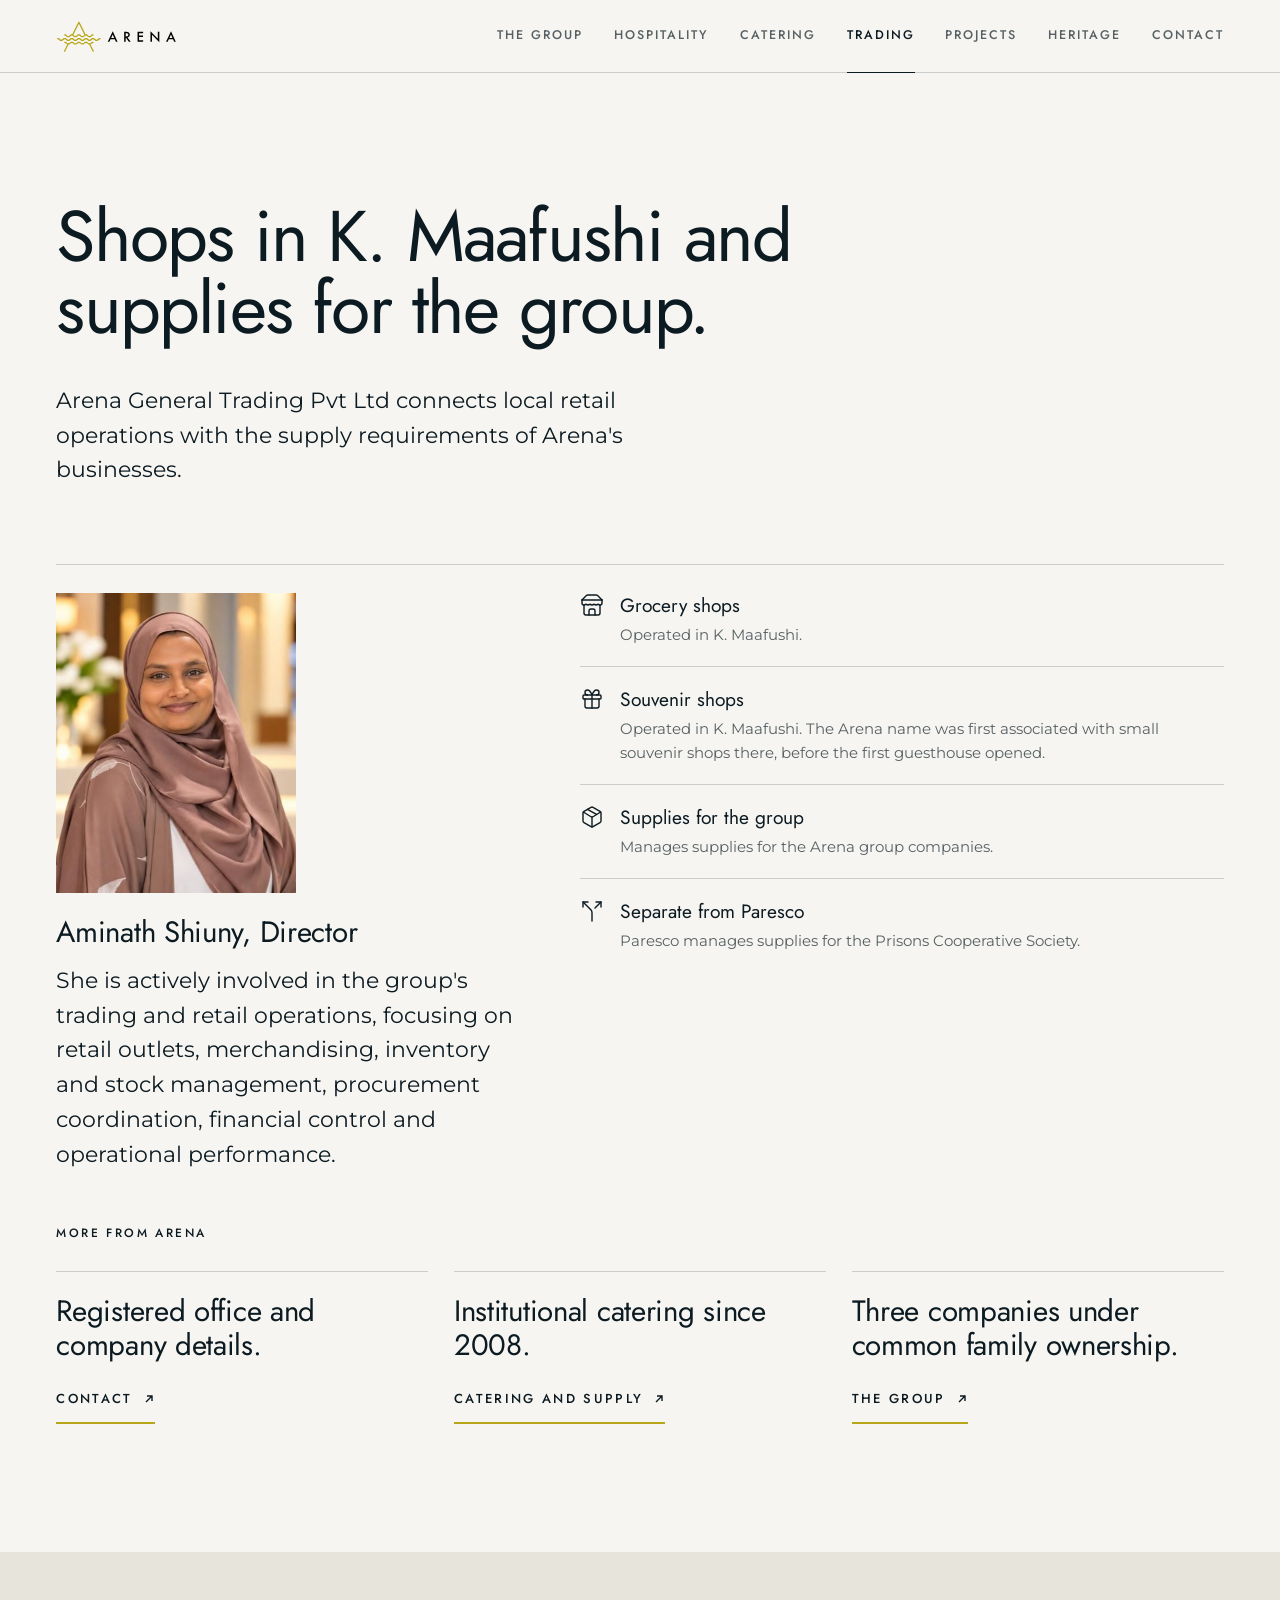
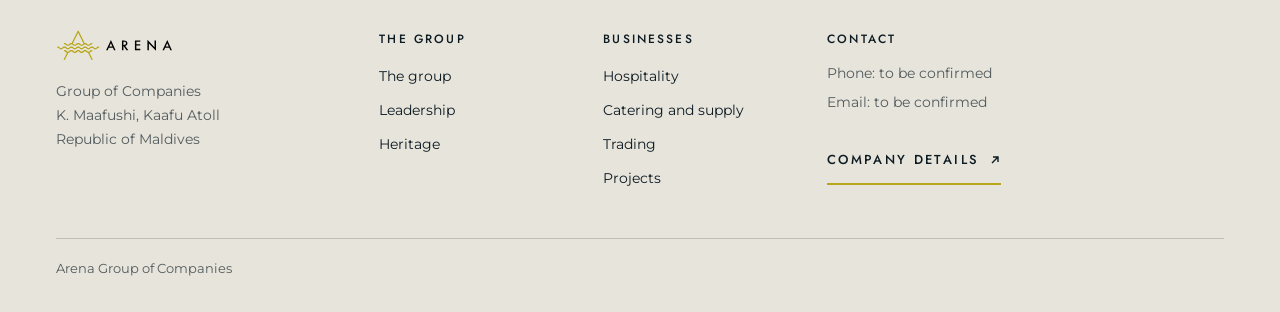
<file: trading.html>
<!doctype html>
<html lang="en">
<head>
<meta name="robots" content="noindex,nofollow">
<meta charset="utf-8">
<meta name="viewport" content="width=device-width,initial-scale=1,viewport-fit=cover">
<title>Trading · Arena Group of Companies</title>
<link rel="preconnect" href="https://fonts.googleapis.com"><link rel="preconnect" href="https://fonts.gstatic.com" crossorigin>
<link rel="stylesheet" href="https://fonts.googleapis.com/css2?family=Jost:wght@300;400;500&family=Montserrat:wght@400;500&display=swap">
<link rel="stylesheet" href="assets/site6b.css?v=1c82962c">
<link rel="stylesheet" href="assets/brand9.css?v=1c82962c">
<link rel="stylesheet" href="v3.css?v=1c82962c">
<script>(function(){var h=document.documentElement;h.classList.add('js');if(matchMedia('(prefers-reduced-motion: reduce)').matches)h.classList.add('still')})();</script>
</head>
<body>
<a class="skip3" href="#main">Skip to content</a>
<header class="hdr3"><div class="wrap">
  <a href="index.html" aria-label="Arena Group of Companies, home"><img class="logo" src="assets/logo-horizontal-centred.svg" alt="Arena"></a>
  <nav class="nav3" id="nav3" aria-label="Main"><a href="group.html">The group</a><a href="hospitality.html">Hospitality</a><a href="catering.html">Catering</a><a href="trading.html" aria-current=page>Trading</a><a href="projects.html">Projects</a><a href="heritage.html">Heritage</a><a href="leadership.html" class=nav-x>Leadership</a><a href="contact.html">Contact</a></nav>
  <button class="menu3" type="button" aria-expanded="false" aria-controls="nav3">Menu</button>
</div></header>
<main id="main" tabindex="-1">
<section class="wrap op"><h1 class="d1" data-split>Shops in K. Maafushi and supplies for the group.</h1><div class="op-b"><p class="lede3" data-r="up">Arena General Trading Pvt Ltd connects local retail operations with the supply requirements of Arena's businesses.</p></div></section><section class="wrap sec3" style="padding-top:0"><div class="trgrid"><div class="trwho"><img class="rw-pic" src="img/005-006.jpg" alt="Aminath Shiuny"><h2 class="d3" data-r="up">Aminath Shiuny, Director</h2><p class="lede3" data-r="up">She is actively involved in the group's trading and retail operations, focusing on retail outlets, merchandising, inventory and stock management, procurement coordination, financial control and operational performance.</p></div><div class="frows one"><div class="fr" data-r="up"><svg class="ic3" viewBox="0 0 24 24" aria-hidden="true"><path d="m2 7 4.41-4.41A2 2 0 0 1 7.83 2h8.34a2 2 0 0 1 1.42.59L22 7"/><path d="M4 12v8a2 2 0 0 0 2 2h12a2 2 0 0 0 2-2v-8"/><path d="M15 22v-4a2 2 0 0 0-2-2h-2a2 2 0 0 0-2 2v4"/><path d="M2 7h20"/><path d="M22 7v3a2 2 0 0 1-2 2a2.7 2.7 0 0 1-1.59-.63.7.7 0 0 0-.82 0A2.7 2.7 0 0 1 16 12a2.7 2.7 0 0 1-1.59-.63.7.7 0 0 0-.82 0A2.7 2.7 0 0 1 12 12a2.7 2.7 0 0 1-1.59-.63.7.7 0 0 0-.82 0A2.7 2.7 0 0 1 8 12a2.7 2.7 0 0 1-1.59-.63.7.7 0 0 0-.82 0A2.7 2.7 0 0 1 4 12a2 2 0 0 1-2-2V7"/></svg><div><h2 class="fr-t">Grocery shops</h2><p>Operated in K. Maafushi.</p></div></div><div class="fr" data-r="up"><svg class="ic3" viewBox="0 0 24 24" aria-hidden="true"><rect x="3" y="8" width="18" height="4" rx="1"/><path d="M12 8v13"/><path d="M19 12v7a2 2 0 0 1-2 2H7a2 2 0 0 1-2-2v-7"/><path d="M7.5 8a2.5 2.5 0 0 1 0-5C10 3 12 8 12 8s2-5 4.5-5a2.5 2.5 0 0 1 0 5"/></svg><div><h2 class="fr-t">Souvenir shops</h2><p>Operated in K. Maafushi. The Arena name was first associated with small souvenir shops there, before the first guesthouse opened.</p></div></div><div class="fr" data-r="up"><svg class="ic3" viewBox="0 0 24 24" aria-hidden="true"><path d="M11 21.73a2 2 0 0 0 2 0l7-4A2 2 0 0 0 21 16V8a2 2 0 0 0-1-1.73l-7-4a2 2 0 0 0-2 0l-7 4A2 2 0 0 0 3 8v8a2 2 0 0 0 1 1.73z"/><path d="M12 22V12"/><path d="m3.3 7 7.703 4.734a2 2 0 0 0 1.994 0L20.7 7"/><path d="m7.5 4.27 9 5.15"/></svg><div><h2 class="fr-t">Supplies for the group</h2><p>Manages supplies for the Arena group companies.</p></div></div><div class="fr" data-r="up"><svg class="ic3" viewBox="0 0 24 24" aria-hidden="true"><path d="M16 3h5v5"/><path d="M8 3H3v5"/><path d="M12 22v-8.3a4 4 0 0 0-1.172-2.872L3 3"/><path d="m15 9 6-6"/></svg><div><h2 class="fr-t">Separate from Paresco</h2><p>Paresco manages supplies for the Prisons Cooperative Society.</p></div></div></div></div></section><section class="wrap sec3"><span class="k" style="display:block;margin-bottom:28px">More from Arena</span><div class="more3"><a href="contact.html" data-r="up"><span class="d3">Registered office and company details.</span><span class="go3">Contact<svg viewBox="0 0 12 12" aria-hidden="true"><path d="M3 9 9 3M4 3h5v5"/></svg></span></a><a href="catering.html" data-r="up"><span class="d3">Institutional catering since 2008.</span><span class="go3">Catering and supply<svg viewBox="0 0 12 12" aria-hidden="true"><path d="M3 9 9 3M4 3h5v5"/></svg></span></a><a href="group.html" data-r="up"><span class="d3">Three companies under common family ownership.</span><span class="go3">The group<svg viewBox="0 0 12 12" aria-hidden="true"><path d="M3 9 9 3M4 3h5v5"/></svg></span></a></div></section>
</main>
<footer class="ftr3"><div class="wrap">
  <div class="top">
    <div><img class="logo" src="assets/logo-horizontal-centred.svg" alt="Arena"><p class="addr">Group of Companies<br>K. Maafushi, Kaafu Atoll<br>Republic of Maldives</p></div>
    <div><h2>The group</h2><ul><li><a href="group.html">The group</a></li><li><a href="leadership.html">Leadership</a></li><li><a href="heritage.html">Heritage</a></li></ul></div>
    <div><h2>Businesses</h2><ul><li><a href="hospitality.html">Hospitality</a></li><li><a href="catering.html">Catering and supply</a></li><li><a href="trading.html">Trading</a></li><li><a href="projects.html">Projects</a></li></ul></div>
    <div><h2>Contact</h2><ul class="offices contact"><li>Phone: to be confirmed</li><li>Email: to be confirmed</li></ul><p class="off-l"><a class="go3" href="contact.html">Company details<svg viewBox="0 0 12 12" aria-hidden="true"><path d="M3 9 9 3M4 3h5v5"/></svg></a></p></div>
  </div>
  <div class="bot">Arena Group of Companies</div>
</div></footer>
<script src="v3.js?v=1c82962c"></script>
</body>
</html>
</file>
<file: assets/site6b.css>
/* Arena Group of Companies · website, round 6 onward. Brand: fresh/brand/STYLEGUIDE.md on the profile branch
   (T1 Futura titles and labels, B2 shell ground, G2 Arena gold, 24 Oct 2026).
   Layout, from the research: sections separated by ground (shell, Lagoon, a deeper shell tint), never by rules;
   a type-led hero; photographs small, set as plates; one heading crossing a panel edge. */
:root{
  --lagoon:#17575A; --shell:#F6F5F1; --pearl:#E9E2D3; --ink:#0C1A22; --gold:#B6A618;
  --tint:#E7E4DB;                       /* shell with ink at about 7%: the deeper ground */
  --soft:rgba(12,26,34,.68); --rule:rgba(12,26,34,.18);
  --pearl-soft:rgba(233,226,211,.70); --rule-dark:rgba(233,226,211,.22);
  --serif:'EB Garamond',Garamond,Georgia,serif;
  --display:'Futura','Jost','Century Gothic',sans-serif;
  --max:1280px; --gut:clamp(20px,4.4vw,64px); --col:clamp(16px,2vw,28px);
  --sec:clamp(88px,10vw,160px);
  --t-hero:clamp(44px,7.6vw,116px); --t-h2:clamp(32px,3.9vw,56px); --t-h3:clamp(21px,1.7vw,26px);
  --t-lede:clamp(19px,1.6vw,23px); --t-body:clamp(17px,1.25vw,19px); --t-small:15px;
  --t-fig:clamp(44px,5.4vw,80px); --t-label:12.5px;
  color-scheme:light;
}
*{box-sizing:border-box}
html{-webkit-text-size-adjust:100%;scroll-behavior:smooth}
@media (prefers-reduced-motion:reduce){html{scroll-behavior:auto}*{transition:none!important}}
body{margin:0;background:var(--shell);color:var(--ink);font-family:var(--serif);font-size:var(--t-body);line-height:1.6;
  font-variant-numeric:lining-nums;-webkit-font-smoothing:antialiased;line-height:1.5}
body::before{content:"";position:fixed;inset:0 0 auto;height:env(safe-area-inset-top,0px);z-index:30;background:var(--shell)}
img{max-width:100%;display:block}
a{color:inherit;text-decoration:none}
:focus-visible{outline:1px solid currentColor;outline-offset:4px}
p{margin:0}
h1,h2,h3{font-family:var(--display);font-weight:500;margin:0;text-wrap:balance}

.wrap{max-width:calc(var(--max) + 2*var(--gut));margin:0 auto;
  padding-left:max(var(--gut),env(safe-area-inset-left,0px));padding-right:max(var(--gut),env(safe-area-inset-right,0px))}
.g12{display:grid;grid-template-columns:repeat(12,minmax(0,1fr));column-gap:var(--col)}
.stack{display:grid;gap:22px;align-content:start}
.stack>.go{justify-self:start}
.dark{background:var(--lagoon);color:var(--pearl)}
.tint{background:var(--tint)}

/* type roles: Futura for titles, names, labels, figures; Garamond for reading */
.lab{font-family:var(--display);font-weight:500;font-size:var(--t-label);letter-spacing:.18em;text-transform:uppercase;color:var(--gold);line-height:1.6}
.nm{font-family:var(--display);font-weight:500;font-size:13px;letter-spacing:.14em;text-transform:uppercase;line-height:1.5}
.sc{font-variant-caps:all-small-caps;letter-spacing:.05em;color:var(--soft);font-size:1.02em}
.dark .sc,.dark .soft{color:var(--pearl-soft)}
.dark .lab{font-size:12px}
.hero-t{font-size:var(--t-hero);line-height:1.04;letter-spacing:-.015em}
.h2{font-size:var(--t-h2);line-height:1.08;letter-spacing:-.01em}
.h3{font-size:var(--t-h3);line-height:1.2}
.lede{font-size:var(--t-lede);line-height:1.5;max-width:36em}
.soft{color:var(--soft)}
.small{font-size:var(--t-small);line-height:1.6;color:var(--soft)}
.num{font-variant-numeric:lining-nums tabular-nums}
.fig{font-family:var(--display);font-weight:500;font-size:var(--t-fig);line-height:1;color:var(--gold);letter-spacing:-.01em;white-space:nowrap}
.cap{font-family:var(--display);font-weight:500;font-size:11px;letter-spacing:.16em;text-transform:uppercase;color:var(--soft);margin-top:10px;display:block}

/* links */
.go{display:inline-flex;align-items:center;gap:10px;font-family:var(--display);font-weight:500;font-size:var(--t-label);letter-spacing:.16em;text-transform:uppercase;
  padding-block:6px}
.go::after{content:"";width:22px;height:1px;background:currentColor;transition:width .2s}
.go:hover::after{width:36px}

/* header: conventional, five sections and Contact */
.hdr{position:sticky;top:env(safe-area-inset-top,0px);z-index:20;background:var(--shell);border-bottom:1px solid transparent;transition:border-color .2s}
.hdr .wrap{display:flex;align-items:center;justify-content:space-between;gap:24px;height:84px}
.brand{display:flex;align-items:center;gap:14px}
.brand img{width:52px}
.brand span{font-family:var(--display);font-weight:500;font-size:var(--t-label);letter-spacing:.16em;text-transform:uppercase;white-space:nowrap}
.nav{display:flex;align-items:center;gap:clamp(18px,2.4vw,36px)}
.nav a{font-family:var(--display);font-weight:500;font-size:12px;letter-spacing:.16em;text-transform:uppercase;opacity:.74;transition:opacity .2s}
.nav a:hover,.nav a[aria-current]{opacity:1}
.menu{display:none;background:none;border:0;color:inherit;font-family:var(--display);font-weight:500;font-size:var(--t-label);letter-spacing:.16em;text-transform:uppercase;cursor:pointer;padding:12px 0}
@media (max-width:1060px){
  .hdr .wrap{height:68px}
  .menu{display:block}
  .nav{display:none;position:absolute;left:0;right:0;top:100%;flex-direction:column;align-items:stretch;gap:0;background:var(--shell);
    padding:8px max(var(--gut),env(safe-area-inset-left,0px)) 24px;box-shadow:0 12px 24px rgba(12,26,34,.06)}
  .nav a{padding:15px 0;opacity:1}
  .hdr.open .nav{display:flex}
  .brand img{width:42px}
}
@media (max-width:420px){.brand span{font-size:10.5px;letter-spacing:.14em}}

/* data table, used sparingly */
.dt{width:100%;border-collapse:collapse;font-variant-numeric:lining-nums tabular-nums}
.dt th{font-family:var(--display);font-weight:500;font-size:var(--t-label);letter-spacing:.16em;text-transform:uppercase;color:var(--gold);text-align:right;padding:0 0 14px 16px;white-space:nowrap}
.dt th:first-child{text-align:left;padding-left:0}
.dt td{padding:15px 0 15px 16px;border-top:1px solid var(--rule);text-align:right;white-space:nowrap}
.dt td:first-child{text-align:left;padding-left:0;white-space:normal}
.dark .dt td{border-color:var(--rule-dark)}
.scroll-x{overflow-x:auto}
@media (max-width:600px){.dt th:nth-child(3),.dt td:nth-child(3),.dt th:nth-child(5),.dt td:nth-child(5){display:none}}

/* footer: Lagoon, with every house listed */
.ftr{background:var(--lagoon);color:var(--pearl);padding-block:clamp(64px,7vw,104px) 36px}
.ftr .top{display:grid;grid-template-columns:repeat(12,minmax(0,1fr));gap:40px var(--col)}
.ftr .top>div{grid-column:span 2}
.ftr .top>.brandcol{grid-column:1/5}
.ftr .brandcol{display:grid;gap:16px;align-content:start}
.ftr .brandcol img{width:96px}
.ftr .brandcol .sc{color:var(--pearl-soft)}
.ftr h4{margin:0 0 16px;font-family:var(--display);font-weight:500;font-size:var(--t-label);letter-spacing:.16em;text-transform:uppercase;color:var(--pearl-soft)}
.ftr ul{list-style:none;margin:0;padding:0;display:grid;gap:10px}
.ftr ul a{opacity:.88}.ftr ul a:hover{opacity:1}
.ftr .base{display:flex;flex-wrap:wrap;justify-content:space-between;gap:12px;margin-top:clamp(48px,6vw,88px);padding-top:24px;border-top:1px solid var(--rule-dark);font-size:var(--t-small);color:var(--pearl-soft)}
@media (max-width:1000px){.ftr .top{grid-template-columns:repeat(2,minmax(0,1fr))}.ftr .top>div{grid-column:auto}.ftr .top>.brandcol{grid-column:1/-1}}
@media (max-width:460px){.ftr .top{grid-template-columns:1fr}}
.ftr.joined{padding-top:0}
.ftr.joined .wrap>.top{padding-top:clamp(56px,6vw,88px);border-top:1px solid var(--rule-dark)}
</file>
<file: assets/brand9.css>
/* Brand guidelines of 24 October 2026 (profile branch, STYLEGUIDE.md), applied to the website. Loaded last.
   Text in Gotham Book (Montserrat stands in until it is licensed); secondary lines and captions in small Futura
   capitals, soft ink; the client's own logo artwork; houses drawn in Lagoon, targets soft. */
:root{--text:'Gotham','Montserrat','Helvetica Neue',Arial,sans-serif}
body{font-family:var(--text);font-size:clamp(15px,1.06vw,16.5px);line-height:1.7;-webkit-font-smoothing:antialiased}
.lede{font-size:clamp(17px,1.35vw,20px);line-height:1.6}
.note,.small{font-size:14px;line-height:1.65}
.sc{font-family:var(--display);font-variant-caps:normal;text-transform:uppercase;font-weight:500;font-size:10.5px;letter-spacing:.12em;line-height:1.7;color:var(--soft)}
.dark .sc,.ftr .sc{color:var(--pearl-soft)}
.r-s{font-size:13.5px}
.dt td{font-size:15px}

/* the client's logo: horizontal in the header (at least 120 px wide), dark-ground version in the footer */
.brand{gap:14px;align-items:center}
.brand .logo{width:128px;height:auto}
.brand span{font-family:var(--display);font-weight:500;font-size:10.5px;letter-spacing:.18em;text-transform:uppercase;color:var(--soft);
  padding-left:14px;border-left:1px solid var(--rule);line-height:1.3;white-space:normal;max-width:9em}
@media (max-width:1060px){.brand .logo{width:120px}}
@media (max-width:420px){.brand span{display:none}}
.ftr .brandcol img{width:120px}

/* houses: hairline circle, icon in Lagoon; targets: fainter circle, soft icon */
.ic.house svg{stroke:var(--lagoon)}
.ic.fut{box-shadow:inset 0 0 0 1px rgba(12,26,34,.14)}
</file>
<file: v3.css>
/* Arena Group of Companies · site v3 (study 3 style, 30 Oct 2026).
   Motion: A · Settle (things arrive once, slowly, then stay still); clicks answer at once.
   Grounds: shell, tint, and the pale gold accent made from the client gold (--sun). No teal or ink grounds.
   Client gold (--gold) is used for large decorative numerals on shell only; every one is a copy of a number set in ink.
   Full-page photo spreads are a deliberate change from the earlier rejected-device list (designer's request, 30 Oct).
   Motion recipes adapted from the animated-site-modules plugin; its demos come from cinematic-site-components
   by Jay from RoboLabs (RoboNuggets), MIT licence, https://github.com/robonuggets/cinematic-site-components. */
:root{--sun:#E3DCA8;--slow:cubic-bezier(.19,1,.22,1);--wipe:cubic-bezier(.77,0,.18,1);--snap:cubic-bezier(.2,.7,.2,1)}
body{background:var(--shell)}
.k{font-family:var(--display);font-weight:500;font-size:12px;letter-spacing:.2em;text-transform:uppercase;color:var(--ink)}
.k.soft{color:var(--soft)}
.d1{font-family:var(--display);font-weight:400;font-size:clamp(46px,7.6vw,120px);line-height:1;letter-spacing:-.025em;max-width:11em}
.d2{font-family:var(--display);font-weight:400;font-size:clamp(36px,4.6vw,68px);line-height:1.04;letter-spacing:-.02em}
.d3{font-family:var(--display);font-weight:400;font-size:clamp(24px,2.3vw,34px);line-height:1.15;letter-spacing:-.01em}
.lede3{font-size:clamp(16px,1.25vw,19px);line-height:1.65;max-width:34em}
.soft3{color:var(--soft)}
.tint{background:var(--tint)}.sun{background:var(--sun)}
.sec3{padding-block:var(--sec)}
.sh{display:grid;grid-template-columns:repeat(12,minmax(0,1fr));column-gap:var(--col);margin-bottom:clamp(36px,4vw,64px)}
.sh .k{grid-column:1/13;margin-bottom:22px}.sh h2{grid-column:1/9}
.sh p{grid-column:1/8;margin-top:22px}
.ph{position:relative;overflow:hidden;margin:0;background:var(--tint)}
.ph img{width:100%;height:100%;object-fit:cover}
.ctl{background:none;border:0;padding:12px 0;min-height:44px;cursor:pointer;font-family:var(--display);font-weight:500;font-size:12px;letter-spacing:.18em;text-transform:uppercase;color:var(--ink);border-bottom:2px solid var(--gold)}
.go3{font-family:var(--display);font-weight:500;font-size:13px;letter-spacing:.18em;text-transform:uppercase;padding:12px 0;border-bottom:2px solid var(--gold);display:inline-flex;gap:10px;align-items:center;color:var(--ink)}
.go3 svg,.arw{width:12px;height:12px;stroke:currentColor;fill:none;stroke-width:1.4;transition:transform .2s ease}
.go3:hover svg,.go3:focus-visible svg{transform:translate(2px,-2px)}
:focus-visible{outline:1px solid var(--ink);outline-offset:4px}

/* control text is ink or soft ink; gold bars mark hover and the current one */

/* header and footer */
.hdr3{position:sticky;top:0;z-index:30;background:var(--shell);border-bottom:1px solid var(--rule)}
.hdr3 .wrap{display:flex;align-items:center;justify-content:space-between;gap:24px;min-height:72px}
.hdr3 .logo{width:124px;height:auto;transform:translateY(2px)}
.nav3{display:flex;gap:clamp(18px,2.4vw,36px)}
.nav3 a{font-family:var(--display);font-weight:500;font-size:12.5px;letter-spacing:.16em;text-transform:uppercase;color:var(--soft);padding:12px 0;border-bottom:1px solid transparent}
.nav3 a:hover,.nav3 a[aria-current=page]{color:var(--ink)}.nav3 a[aria-current=page]{border-bottom-color:var(--ink)}
.menu3{display:none;background:none;border:0;font-family:var(--display);font-weight:500;font-size:12.5px;letter-spacing:.16em;text-transform:uppercase;color:var(--ink);padding:12px 0;min-height:44px;cursor:pointer}
.ftr3{background:var(--tint);padding-block:clamp(56px,6vw,88px) 32px}
.ftr3 .top{display:grid;grid-template-columns:minmax(0,3fr) repeat(2,minmax(0,2fr)) minmax(0,4fr);gap:32px var(--col)}
.ftr3 .logo{width:120px;height:auto;margin-bottom:16px}
.ftr3 h2,.ftr3 h4{font-family:var(--display);font-weight:500;font-size:12px;letter-spacing:.18em;text-transform:uppercase;margin:0 0 14px;color:var(--ink)}
.ftr3 ul{list-style:none;margin:0;padding:0;display:grid;gap:8px}
.ftr3 li a{font-size:14px;color:var(--ink)}
.ftr3 li a:hover{text-decoration:underline}
.ftr3 .offices li{font-size:14px;line-height:1.5;color:var(--soft)}.ftr3 .offices b{display:block;font-weight:500;color:var(--ink)}
.ftr3 .contact{margin-bottom:24px}
.ftr3 .addr{font-size:14px;color:var(--soft)}
.ftr3 .bot{margin-top:48px;padding-top:18px;border-top:1px solid var(--rule);font-size:13px;color:var(--soft)}

/* opener, plain */
.op{padding-block:clamp(64px,10vw,160px) clamp(48px,6vw,96px)}
.op .k{display:block;margin-bottom:clamp(24px,3vw,40px)}
.op .lede3{margin-top:clamp(24px,3vw,40px)}
.op-b{display:grid;grid-template-columns:repeat(12,minmax(0,1fr));column-gap:var(--col)}
.op-b .lede3{grid-column:1/8}

/* M · held opener: the type holds; the next ground slides over it */
.mw{position:relative}
.hold{position:relative;height:calc(100vh - 72px);height:calc(100svh - 72px);display:grid;align-content:end;padding-bottom:clamp(56px,10vh,120px)}
.hold-in{will-change:opacity}
.hold .lede3{margin-top:clamp(24px,3vw,40px)}
.sheet{position:relative;z-index:2}

/* statement + photo: plain sections, no curtain (user decision). */
.cur{position:relative}
.cur-back{position:relative;transform-origin:50% 0}
.cur .spread{position:relative;z-index:2}
.slab .fw{display:inline-block;will-change:opacity}
/* N · statement band: on pale gold; on the home page each word fills as you scroll (once per site) */
.slab{padding-block:clamp(80px,10vw,160px)}
.slab p.big{font-family:'Jost','Futura','Century Gothic',sans-serif;font-weight:400;font-size:clamp(28px,3.6vw,56px);line-height:1.2;letter-spacing:-.01em;max-width:21em}
.slab .k{display:block;margin-bottom:28px}

/* full-page spread: the photograph runs the full width; caption below, never on it */
.spread{margin:0}
.spread .ph{height:min(86vh,860px);background:var(--tint)}
.spread{position:relative}
.spread figcaption{position:absolute;left:max(var(--gut),calc((100vw - var(--max))/2));bottom:20px;background:var(--shell);padding:8px 12px;font-family:var(--display);font-size:12px;letter-spacing:.14em;text-transform:uppercase;color:var(--ink)}

/* O · still figures */
.figs{display:grid;grid-template-columns:repeat(3,minmax(0,1fr));column-gap:var(--col)}
.figs>div{display:grid;gap:12px;align-content:start;padding-top:22px;border-top:1px solid var(--rule)}
.figs .n{font-family:var(--display);font-weight:300;font-size:clamp(56px,6.4vw,96px);line-height:.95;letter-spacing:-.03em;font-variant-numeric:tabular-nums}
.figs .l{font-size:14px;line-height:1.6;color:var(--soft);max-width:18em}

/* two-column text row */
.tr3{display:grid;grid-template-columns:minmax(0,5fr) minmax(0,7fr);column-gap:clamp(32px,5vw,96px);padding-block:clamp(28px,3vw,44px);border-top:1px solid var(--rule)}
.tr3 .lede3{max-width:36em}

/* P · sticky index */
  background:none;cursor:pointer;font-family:var(--display);font-weight:400;font-size:clamp(22px,2.3vw,34px);line-height:1.15;letter-spacing:-.01em;color:var(--soft);transition:color .3s ease}
.plate{font-family:var(--display);font-weight:300;font-size:clamp(120px,16vw,240px);line-height:.8;letter-spacing:-.045em;color:var(--gold);margin-left:-.05em;font-variant-numeric:lining-nums}

/* R · project steps: the names are the controls; clicked, never on a timer */
.pj-tabs{display:flex;gap:clamp(20px,3vw,48px);border-bottom:1px solid var(--rule);margin-bottom:clamp(28px,3vw,44px);overflow-x:auto;scrollbar-width:none}
.pj-tabs::-webkit-scrollbar{display:none}
.pj-tabs button{position:relative;flex:none;background:none;border:0;padding:0 0 16px;cursor:pointer;font-family:var(--display);font-weight:400;font-size:clamp(18px,1.7vw,24px);color:var(--soft);transition:color .25s ease}
.pj-tabs button::after{content:"";position:absolute;left:0;right:0;bottom:-1px;height:3px;background:var(--gold);transform:scaleX(0);transform-origin:left;transition:transform .35s var(--snap)}
.pj-tabs button:hover,.pj-tabs button[aria-selected=true]{color:var(--ink)}.pj-tabs button:hover::after,.pj-tabs button[aria-selected=true]::after{transform:none}
.pj{display:grid;grid-template-columns:minmax(0,7fr) minmax(0,5fr);column-gap:clamp(32px,5vw,96px)}
.pj-pics{position:relative;aspect-ratio:3/2;background:var(--tint)}
.pj-pics figure{position:absolute;inset:0;margin:0;opacity:0;transition:opacity .18s ease-in}
.pj-pics figure.on{opacity:1;transition:opacity .26s ease-out .18s}
.pj-pics img{width:100%;height:100%;object-fit:cover}
.pj-cap{margin-top:14px;font-family:var(--display);font-size:12px;letter-spacing:.14em;text-transform:uppercase;color:var(--ink);min-height:1.6em}
.pj-ts{display:grid;align-content:start}
.pj-t{grid-area:1/1;display:grid;gap:18px;align-content:start;opacity:0;transform:translateY(8px);transition:opacity .18s ease-in,transform .18s ease-in}
.pj-t.on{opacity:1;transform:none;transition:opacity .26s ease-out .18s,transform .26s ease-out .18s}
.pj-t dl{margin:0;display:grid;grid-template-columns:auto 1fr;gap:12px 24px;font-size:15px;border-top:1px solid var(--rule);padding-top:18px}
.pj-t dt{font-family:var(--display);font-size:12px;letter-spacing:.14em;text-transform:uppercase;color:var(--soft);padding-top:3px}
.pj-t dd{margin:0}
.pj-t p{font-size:15px;line-height:1.65;color:var(--soft)}

/* Q · uneven tiles */
.bento{display:grid;grid-template-columns:repeat(12,minmax(0,1fr));gap:var(--col)}
.tile{background:var(--shell);padding:clamp(22px,2.4vw,36px);display:grid;gap:14px;align-content:end;min-height:220px}
.tile .n{font-family:var(--display);font-weight:300;font-size:clamp(40px,4.4vw,68px);line-height:.95;letter-spacing:-.03em}
.tile p{font-size:14px;line-height:1.6;color:var(--soft);max-width:26em}
.tile.sun{background:var(--sun)}.tile.sun p{color:var(--ink)}
.c7{grid-column:span 7}.c5{grid-column:span 5}.c4{grid-column:span 4}.c6{grid-column:span 6}.c8{grid-column:span 8}

/* S · one row open at a time */
.rows{border-bottom:1px solid var(--rule)}
.rw{border-top:1px solid var(--rule)}
.rw button{display:grid;grid-template-columns:1fr auto;gap:4px 20px;width:100%;text-align:left;padding:22px 0 10px;border:0;background:none;cursor:pointer;font:inherit;color:var(--ink)}
.rw button b{font-family:var(--display);font-weight:400;font-size:clamp(21px,1.9vw,27px);line-height:1.2}
.rw button span{grid-column:1;font-family:var(--display);font-weight:500;font-size:12px;letter-spacing:.16em;text-transform:uppercase;color:var(--soft)}
.rw button i{grid-column:2;grid-row:1/3;align-self:center;width:14px;height:14px;position:relative}
.rw button i::before,.rw button i::after{content:"";position:absolute;left:0;right:0;top:50%;height:1px;background:var(--ink);transition:transform .35s var(--snap)}
.rw button i::after{transform:rotate(90deg)}
.rw.open button i::after{transform:rotate(0deg)}
.rw .first{font-size:15px;line-height:1.65;padding-bottom:22px;max-width:40em}
.rw.open .first{padding-bottom:12px}
.rw .more{display:none;font-size:15px;line-height:1.65;padding-bottom:22px;max-width:40em;color:var(--soft)}
.rw.open .more{display:block;animation:more3 .26s ease-out}
.rw-p{display:grid;grid-template-columns:clamp(88px,12vw,168px) minmax(0,1fr);column-gap:clamp(18px,2.6vw,40px);padding-block:clamp(18px,2vw,28px);align-items:start}
.rw-p button{padding-top:0}
.rw-pic{width:100%;aspect-ratio:4/5;object-fit:cover;display:block}
@keyframes more3{from{opacity:0;transform:translateY(-4px)}to{opacity:1;transform:none}}

/* G · history driven by scroll, with a date wheel */
.wheel{display:flex;height:1em;overflow:hidden;font-family:var(--display);font-weight:300;line-height:1;color:var(--gold);letter-spacing:-.045em}
.reel{display:flex;flex-direction:column;transition:transform 1.4s cubic-bezier(.65,0,.35,1);font-variant-numeric:tabular-nums}
.reel i{display:block;height:1em;font-style:normal;text-align:center}
.his{overflow-x:clip;padding-block:var(--sec)}
.his-in{display:grid;grid-template-columns:minmax(0,1fr);align-content:center;overflow-x:clip}
.his-in>.wrap{width:100%}
.his-top{display:grid;grid-template-columns:1fr auto;align-items:end;width:100%}
.his-top .wheel{font-size:clamp(90px,11vw,170px);margin-left:0}
.his-ctl{display:flex;gap:24px}
.trk{--iw:clamp(220px,19vw,290px);list-style:none;margin:0;display:flex;gap:clamp(32px,4vw,72px);
  padding:36px calc(100vw - var(--iw) - max(var(--gut),calc((100vw - var(--max))/2))) 40px max(var(--gut),calc((100vw - var(--max))/2));
  overflow-x:auto;scroll-snap-type:x mandatory;scrollbar-width:none;scroll-padding-inline:max(var(--gut),calc((100vw - var(--max))/2))}
.trk::-webkit-scrollbar{display:none}
.trk li{flex:0 0 var(--iw);scroll-snap-align:start;display:grid;gap:8px;align-content:start;position:relative;padding-top:24px}
.trk li::before{content:"";position:absolute;left:0;right:0;top:0;border-top:1px solid var(--rule)}
.trk li.fut::before{border-top-style:dashed}
.trk li::after{content:"";position:absolute;left:0;right:0;top:-1px;height:2px;background:var(--ink);transform:scaleX(0);transform-origin:left;transition:transform 1.1s var(--slow)}
.trk li.on::after{transform:none}
.trk .ty{font-family:var(--display);font-size:16px;letter-spacing:.06em;color:var(--soft);font-variant-numeric:tabular-nums}
.trk li.on .ty{color:var(--ink)}
.trk h3{font-weight:400;font-size:20px;line-height:1.2}
.trk p{font-size:15px;line-height:1.6;color:var(--soft)}
.his-bar{height:1px;background:var(--rule)}
.his-bar b{display:block;height:1px;background:var(--ink);transform-origin:left;transform:scaleX(0)}
.his.pin .his-pin{height:calc(var(--n,12) * 11vh + 100vh)}
.his.pin .his-in{position:sticky;top:72px;height:calc(100vh - 72px);height:calc(100svh - 72px);overflow:hidden;align-content:end;padding-bottom:clamp(32px,8vh,96px)}
.his.pin .trk{overflow:visible;will-change:transform}
.his.pin .his-ctl{display:none}

/* catering years: a sticky date wheel beside the steps */
.yrs{display:grid;grid-template-columns:minmax(0,5fr) minmax(0,7fr);column-gap:var(--col);padding-bottom:var(--sec)}
.yrs-w{position:sticky;top:clamp(110px,24vh,220px);align-self:start}
.yrs-w .wheel{font-size:clamp(96px,13vw,196px);letter-spacing:-.02em}
.yrs-w .k{display:block;margin-top:18px}
.st{min-height:58vh;display:grid;align-content:center;gap:12px}
.st .yr{position:relative;padding-top:14px;font-family:var(--display);font-size:14px;letter-spacing:.06em;color:var(--soft);font-variant-numeric:tabular-nums;transition:color .5s var(--slow)}
.st .yr::before{content:"";position:absolute;left:0;top:0;width:48px;height:1px;background:var(--ink);transform:scaleX(0);transform-origin:left;transition:transform .9s var(--slow)}
.st.on .yr{color:var(--ink)}.st.on .yr::before{transform:none}
.st p{font-size:clamp(16px,1.2vw,18px);line-height:1.65;max-width:28em}

/* big type plate, cropped at the page edge */
.tplate{overflow:hidden}
.tplate .pl-n{display:block;font-family:var(--display);font-weight:300;font-size:clamp(170px,33vw,520px);line-height:.8;letter-spacing:-.045em;color:var(--gold);margin-left:-.055em;white-space:nowrap}

/* hotels list beside a photograph */
.ops{display:grid;grid-template-columns:repeat(12,minmax(0,1fr));column-gap:var(--col);align-items:end}
.ops .ph{grid-column:1/6;aspect-ratio:4/5}
.ops-l{grid-column:7/13}
.row{display:grid;grid-template-columns:72px minmax(0,1fr);gap:0 20px;padding:22px 0 24px;border-top:1px solid var(--rule)}
.row:last-child{border-bottom:1px solid var(--rule)}
.row .y{font-family:var(--display);font-size:14px;letter-spacing:.06em;color:var(--soft);padding-top:8px;font-variant-numeric:tabular-nums}
.row h2,.row h3{font-family:var(--display);font-weight:400;font-size:clamp(24px,2.3vw,34px);line-height:1.15}
.row p{grid-column:2;font-size:14px;color:var(--soft);margin-top:4px}

/* sticky split with a viewer */
.ks{display:grid;grid-template-columns:minmax(0,5fr) minmax(0,7fr);column-gap:clamp(40px,6vw,120px)}
.ks-t>div{position:sticky;top:clamp(110px,20vh,180px);display:grid;gap:22px}
.ks-p{display:grid;gap:clamp(56px,7vw,112px)}
.ks-p figure{margin:0}
.ks-p figure:nth-child(even){width:72%;justify-self:end}
/* never wider than the photograph's real size */
.ks-p figure:nth-child(1){max-width:705px}.ks-p figure:nth-child(3){max-width:526px}
.kv{display:block;width:100%;padding:0;border:0;background:none;cursor:zoom-in}
.kv .ph{display:block;aspect-ratio:4/3}
.kv img{transition:transform .5s var(--snap)}
.kv:hover img,.kv:focus-visible img{transform:scale(1.02)}
.ks-p figcaption{margin-top:16px;display:grid;gap:6px;max-width:30em}
.ks-p figcaption b{font-family:var(--display);font-weight:400;font-size:20px;line-height:1.25}
.ks-p figcaption span{font-size:14px;line-height:1.65;color:var(--soft)}
.kview{border:0;padding:0;max-width:none;max-height:none;width:100vw;height:100vh;height:100dvh;background:var(--shell);color:var(--ink)}
.kview::backdrop{background:var(--shell)}
.kview figure{height:100%;display:grid;grid-template-rows:minmax(0,1fr) auto;gap:14px;margin:0;padding:clamp(64px,8vw,96px) clamp(20px,4vw,64px) clamp(20px,4vw,48px)}
.kview img{width:100%;height:100%;object-fit:contain;min-height:0}
.kview figcaption{font-family:var(--display);font-size:12px;letter-spacing:.14em;text-transform:uppercase}
.kview[open] figure{animation:kin3 .26s ease-out}
@keyframes kin3{from{opacity:0;transform:scale(.985)}to{opacity:1;transform:none}}
.kclose{position:fixed;top:20px;right:max(20px,env(safe-area-inset-right,0px));background:var(--shell);padding:12px 16px}

/* site and concept toggle (resort) */
.cmp{position:relative;aspect-ratio:705/499;background:var(--tint)}
.cmp figure{position:absolute;inset:0;margin:0;opacity:0;transition:opacity .18s ease-in}
.cmp figure.on{opacity:1;transition:opacity .26s ease-out .18s}
.cmp img{width:100%;height:100%;object-fit:cover}
/* two equal columns at every width, so the gold lines are the same length and share one baseline even when one label wraps */
.cmp-b{display:grid;grid-template-columns:repeat(2,minmax(0,1fr));gap:clamp(16px,3vw,40px);margin-top:16px;align-items:stretch}
.cmp-b button{position:relative;appearance:none;-webkit-appearance:none;border-radius:0;margin:0;display:flex;align-items:flex-start;text-align:left;width:100%;-webkit-tap-highlight-color:transparent;background:none;border:0;padding:8px 0 12px;cursor:pointer;font-family:var(--display);font-weight:500;font-size:12px;letter-spacing:.14em;text-transform:uppercase;color:var(--soft);min-height:44px}
.cmp-b button::after{content:"";position:absolute;left:0;right:0;bottom:0;height:3px;background:var(--gold);transform:scaleX(0);transform-origin:left;transition:transform .35s var(--snap)}
.cmp-b button:focus:not(:focus-visible){outline:none}.cmp-b button:focus-visible{outline-offset:-1px}
.cmp-b button:hover,.cmp-b button[aria-pressed=true]{color:var(--ink)}.cmp-b button:hover::after,.cmp-b button[aria-pressed=true]::after{transform:none}

/* resort: picture at its real size, facts beside it */
.res{display:grid;grid-template-columns:minmax(0,7fr) minmax(0,5fr);column-gap:clamp(32px,5vw,96px);align-items:start}
.cmpbox{max-width:705px}
.res-t .tr3{grid-template-columns:72px minmax(0,1fr);column-gap:20px;padding-block:20px}
.res-t .lede3{font-size:16px}

/* heritage · heading held beside the chapters */
.chp-y{font-family:var(--display);font-size:15px;letter-spacing:.06em;font-variant-numeric:tabular-nums}
.her-b{display:grid;grid-template-columns:minmax(0,5fr) minmax(0,7fr);column-gap:clamp(40px,6vw,120px);padding-block:clamp(64px,8vw,128px) var(--sec)}
.her-l>div{position:sticky;top:clamp(110px,20vh,180px);display:grid;gap:22px}
.chb{display:grid;gap:18px;align-content:start;min-height:64vh;padding-top:clamp(20px,2vw,28px);border-top:1px solid var(--rule)}

/* chart: where Arena operates */
.ch{display:grid;grid-template-columns:repeat(12,minmax(0,1fr));column-gap:var(--col);row-gap:32px;align-items:center}
.ch-map{grid-column:1/8;width:100%;max-width:400px;height:auto;justify-self:center}
.atoll{fill:none;stroke:var(--ink);stroke-opacity:.4;stroke-width:1;vector-effect:non-scaling-stroke;stroke-linejoin:round}
.ch-l{font-family:var(--display);font-size:18px;letter-spacing:.16em;text-transform:uppercase;fill:var(--soft)}
.ch-line{stroke:var(--rule);stroke-width:1;stroke-dasharray:3 4}
.pin-c{fill:var(--ink)}
.ch-list{grid-column:9/13;list-style:none;margin:0;padding:0;display:grid;border-bottom:1px solid var(--rule)}
.ch-list b{font-family:var(--display);font-weight:400;font-size:20px;line-height:1.2;color:inherit}
.ch-list li{display:grid;gap:6px;padding-block:20px;border-top:1px solid var(--rule);color:var(--ink)}
.ch-list span{font-size:16px;line-height:1.6}
.ch-p{font-family:var(--display);font-size:20px;fill:var(--ink);stroke:var(--tint);stroke-width:5px;paint-order:stroke;stroke-linejoin:round}
.ch-note{grid-column:1/8;font-size:13px;color:var(--soft)}

/* ownership table */
.own{width:100%;border-collapse:collapse;font-size:15px}
.own th,.own td{text-align:left;padding:18px 16px 18px 0;border-top:1px solid var(--rule);vertical-align:top}
.own thead th{font-family:var(--display);font-weight:500;font-size:12px;letter-spacing:.14em;text-transform:uppercase;color:var(--soft);border-top:0;padding-top:0}
.own tbody th b{display:block;font-family:var(--display);font-weight:400;font-size:20px;line-height:1.2}
.own tbody th span{font-size:13px;color:var(--soft)}
.own td.no{color:var(--soft)}
.own-wrap{overflow-x:auto}

/* more from Arena */
.more3{display:grid;grid-template-columns:repeat(3,minmax(0,1fr));gap:var(--col)}
.more3 a{display:grid;grid-template-rows:1fr auto;gap:14px;padding-top:22px;border-top:1px solid var(--rule);color:var(--ink)}
.more3 .go3{justify-self:start}
.more3 a:hover .d3{text-decoration:underline;text-underline-offset:6px;text-decoration-thickness:1px}

/* close band */
.close3{padding-block:clamp(64px,8vw,120px);display:grid;grid-template-columns:repeat(12,minmax(0,1fr));column-gap:var(--col);align-items:end;align-items:last baseline}
.close3 h2{grid-column:1/9}
.close3 .r{grid-column:9/13;display:grid;gap:14px;justify-items:start}
.close3 .r span{font-size:14px;color:var(--ink)}

/* Settle reveals */
.js:not(.still) .w{display:inline-block;overflow:hidden;vertical-align:top;padding-block:.06em .26em;margin-block:-.06em -.26em}
.js:not(.still) .w>span{display:inline-block;transform:translateY(135%);transition:transform 1.3s var(--slow)}
.js:not(.still) .in .w>span{transform:none}
.js:not(.still) [data-r=up]{opacity:0;transform:translateY(18px);transition:opacity 1.2s var(--slow),transform 1.4s var(--slow)}
.js:not(.still) [data-r=up].in{opacity:1;transform:none}
.js:not(.still) [data-r=line]{transform:scaleX(0);transform-origin:left;transition:transform 1.6s var(--slow)}
.js:not(.still) [data-r=line].in{transform:none}
.js:not(.still) [data-r=ph]::after{content:"";position:absolute;inset:0;background:var(--shell);transform-origin:top;transition:transform 1.5s var(--wipe);z-index:1}
.js:not(.still) .tint [data-r=ph]::after{background:var(--tint)}
.js:not(.still) [data-r=ph].in::after{transform:translateY(101%)}
.js:not(.still) [data-r=ph] img{transform:scale(1.12);transition:transform 2.4s var(--slow)}
.js:not(.still) [data-r=ph].in img{transform:none}
.js:not(.still) .plm{display:block;overflow:hidden}
.js:not(.still) .plm>*{transform:translateY(100%);transition:transform 2s var(--slow)}
.js:not(.still) .plm.in>*{transform:none}
.js:not(.still) [data-r=svg]{opacity:0;transition:opacity 1.6s var(--slow)}
.js:not(.still) [data-r=svg].in{opacity:1}
.still .reel,.still .st .yr::before,.still .pj-pics figure,.still .pj-t,.still .cmp figure{transition:none}
.still .rw.open .more,.still .kview[open] figure{animation:none}

@media (min-width:901px){
  .hdr3 .wrap{align-items:stretch}.hdr3 .wrap>*{align-self:center}
  .hdr3 .nav3{align-self:stretch;margin-bottom:-1px}
  .nav3 a{display:flex;align-items:center;padding:0}
}
@media (max-width:900px){
  .nav3{display:none;position:absolute;left:0;right:0;top:100%;background:var(--shell);border-bottom:1px solid var(--rule);flex-direction:column;gap:0;padding:8px var(--gut) 16px}
  .hdr3.open .nav3{display:flex}.menu3{display:block}
  .nav3 a{padding:14px 0;border-bottom:1px solid var(--rule)}
}
@media (max-width:820px){
  .sh h2,.sh p,.op-b .lede3{grid-column:1/13}
  .hold{position:relative;top:0;height:auto;padding-block:clamp(64px,14vw,120px) 56px}
  .slab{padding-block:72px}
  .spread .ph{height:72vw}
  .figs{grid-template-columns:1fr;row-gap:28px}
  .tr3{grid-template-columns:1fr;row-gap:14px}
 
  .pj{grid-template-columns:1fr;row-gap:28px}
  .res{grid-template-columns:1fr;row-gap:24px}
  .her-b{grid-template-columns:1fr;row-gap:48px}.her-l>div{position:static}.chb{min-height:0;padding-bottom:40px}
  .c7,.c5,.c4,.c6,.c8{grid-column:1/13}
  .his-top{grid-template-columns:1fr}.his-ctl{justify-content:flex-end}.his-top .wheel{font-size:min(22vw,84px)}
  .yrs{grid-template-columns:1fr}.yrs-w{display:none}.st{min-height:0;padding-block:24px}.st .yr{color:var(--ink)}.st .yr::before{transform:none}
  .ops .ph{grid-column:1/13;margin-bottom:40px}.ops-l{grid-column:1/13}
  .ks{grid-template-columns:1fr}.ks-t>div{position:static;margin-bottom:40px}.ks-p figure:nth-child(even){width:100%}
  .ch-map,.ch-list,.ch-note{grid-column:1/13}
  .more3{grid-template-columns:1fr;row-gap:28px}
  .own thead{position:absolute;width:1px;height:1px;overflow:hidden;clip:rect(0 0 0 0)}
  .own,.own tbody,.own tr,.own th,.own td{display:block}
  .own tr{padding:18px 0;border-top:1px solid var(--rule)}
  .own th,.own td{border:0;padding:4px 0}
  .own td{display:flex;justify-content:space-between;gap:16px;font-size:14px}
  .own td::before{content:attr(data-c);color:var(--soft)}
  .ftr3 .top{grid-template-columns:1fr}
  .close3 h2,.close3 .r{grid-column:1/13}.close3 .r{margin-top:24px}
}

/* home hero · windows onto one aerial photograph */
.hold.aerial{overflow:hidden;padding:0;display:block;background:var(--shell,#F5F3EF)}
.aerial .pane{position:absolute;overflow:hidden;background:var(--tint);will-change:transform}
.aerial .pane img{position:absolute;left:0;top:0;max-width:none;display:block;will-change:transform}
.aerial .p1{left:4%;top:7%;width:19%;height:37%}
.aerial .p2{left:25%;top:4%;width:18%;height:25%}
.aerial .p3{left:45%;top:9%;width:24%;height:47%}
.aerial .p4{left:71%;top:4%;width:25%;height:30%}
.aerial .p5{left:71%;top:36%;width:15%;height:20%}
.js:not(.still) .aerial .pane{opacity:0;transition:opacity 1.4s ease}
.js:not(.still) .aerial.live .pane{opacity:1}
.aerial .pane:nth-child(2){transition-delay:.12s}.aerial .pane:nth-child(3){transition-delay:.24s}.aerial .pane:nth-child(4){transition-delay:.36s}.aerial .pane:nth-child(5){transition-delay:.48s}
.aerial .hold-in{position:absolute;left:0;right:0;bottom:clamp(28px,6vh,64px);display:grid;grid-template-columns:minmax(0,8fr) minmax(0,4fr);column-gap:var(--col);align-items:end}
.aerial-h{font-family:var(--display);font-weight:400;font-size:clamp(40px,min(5.6vw,10vh),72px);line-height:1.02;letter-spacing:-.025em;margin:0;text-wrap:balance}
@media(max-width:820px){
 .aerial .p1{left:5%;top:3%;width:42%;height:22%}.aerial .p2{left:50%;top:3%;width:45%;height:13%}.aerial .p3{left:50%;top:18%;width:45%;height:27%}.aerial .p4{left:5%;top:27%;width:42%;height:18%}.aerial .p5{display:none}
 .hold.aerial{position:relative;height:calc(100svh - 72px);min-height:600px}
 .aerial .hold-in{grid-template-columns:1fr;row-gap:16px;bottom:24px}.aerial-h{font-size:clamp(34px,10vw,44px)}.aerial .lede3{font-size:15px;line-height:1.5}
}
.ftr3 .off-l{margin:0}
.keynote{margin-top:28px;font-size:14px;color:var(--soft);max-width:44em}
.co-for{margin-top:10px;font-size:15px;line-height:1.5;color:var(--soft)}
.co-d{display:grid;grid-template-columns:minmax(0,1fr) minmax(0,2fr);gap:10px 20px;margin:0;font-size:15px;line-height:1.5}.co-d dt{color:var(--soft)}.co-d dd{margin:0}
.wrap.sec3+.wrap.sec3{padding-top:0}

/* fact rows: one icon, a short title, one line of fact */
.ic3{flex:none;width:24px;height:24px;fill:none;stroke:var(--ink);stroke-width:1.4;stroke-linecap:round;stroke-linejoin:round}
.frows{display:grid;grid-template-columns:repeat(2,minmax(0,1fr));column-gap:var(--col)}
.frows.one{grid-template-columns:minmax(0,1fr)}
.fr{display:grid;grid-template-columns:24px minmax(0,1fr);column-gap:16px;padding-block:20px;border-top:1px solid var(--rule)}
.frows.one .fr:first-child{border-top:0;padding-top:0}
.fr-t{font-family:var(--display);font-weight:400;font-size:clamp(18px,1.5vw,22px);line-height:1.25;margin:0 0 6px}
.fr p{font-size:15px;line-height:1.55;color:var(--soft);margin:0;max-width:38em}
.pj-t dt{display:flex;align-items:center;gap:8px;padding-top:0}.pj-t dt .ic3{width:18px;height:18px}
@media(max-width:820px){.frows{grid-template-columns:minmax(0,1fr)}}
/* neighbouring plain sections share one gap, and the person row lines up with the fact rows above it */
.wrap.sec3:has(+.wrap.sec3){padding-bottom:clamp(40px,4vw,64px)}
.fam+.his{padding-top:clamp(40px,4vw,64px)}
/* trading: the person who runs it beside what the company does; both start on the same line */
.trgrid{display:grid;grid-template-columns:minmax(0,5fr) minmax(0,7fr);column-gap:clamp(32px,5vw,96px);align-items:start;border-top:1px solid var(--rule);padding-top:28px}
.trwho{display:grid;gap:14px;justify-items:start}.trwho .rw-pic{width:min(240px,100%)}.trwho h2{margin-top:8px}
@media(max-width:820px){.trgrid{grid-template-columns:minmax(0,1fr);row-gap:32px}.trgrid .frows{order:-1}.trwho .rw-pic{width:160px}}

/* ---------- phones: rebuilt for one thumb and a narrow column, not the desktop shrunk ---------- */
.skip3{position:absolute;width:1px;height:1px;overflow:hidden;clip:rect(0 0 0 0);white-space:nowrap}
.skip3:focus{position:fixed;left:12px;top:12px;z-index:60;width:auto;height:auto;clip:auto;display:flex;align-items:center;min-height:44px;padding:0 16px;background:var(--shell);color:var(--ink);font-size:15px}
main:focus{outline:none}
.pj-tabs button:focus-visible{outline-offset:-3px}
@media (min-width:901px){.nav3 a.nav-x{display:none}}
@media (max-width:900px){
  .hdr3 .wrap>a:first-child{display:flex;align-items:center;min-height:44px}
  .menu3{min-width:64px;min-height:44px;font-size:14px;letter-spacing:.14em;text-align:right}
  .nav3{max-height:calc(100vh - 64px);max-height:calc(100svh - 64px);overflow-y:auto;padding-block:4px 12px}
  .nav3 a{display:flex;align-items:center;min-height:48px;padding:0;font-size:14px;letter-spacing:.14em;color:var(--ink)}
  .nav3 a:last-child{border-bottom:0}
  .nav3 a[aria-current=page]{border-bottom:1px solid var(--rule);box-shadow:inset 3px 0 0 var(--gold);padding-left:14px}
}
@media (hover:none){
  /* a tapped control must not stay lit as if it were hovered */
  .pj-tabs button:hover:not([aria-selected=true]),.cmp-b button:hover:not([aria-pressed=true]){color:var(--soft)}
  .pj-tabs button:hover:not([aria-selected=true])::after,.cmp-b button:hover:not([aria-pressed=true])::after{transform:scaleX(0)}
}
@media (max-width:820px){
  :root{--sec:64px;--hh:65px;--gut:max(clamp(20px,4.4vw,64px),env(safe-area-inset-left,0px),env(safe-area-inset-right,0px))}
  html{-webkit-tap-highlight-color:rgba(182,166,24,.18)}
  button,a{touch-action:manipulation}
  .hdr3 .wrap{min-height:64px;gap:16px}
  .hdr3 .logo{width:112px}

  /* type: headings earn the first screen without filling it */
  .d1{font-size:clamp(36px,11vw,46px);line-height:1.04}
  .d2{font-size:clamp(30px,8.8vw,36px);line-height:1.08}
  .lede3{font-size:16px;line-height:1.6}
  .slab{padding-block:56px}.slab p.big{font-size:clamp(24px,7vw,30px);line-height:1.2}
  .op{padding-block:40px 32px}.op .lede3{margin-top:18px}
  .sh{margin-bottom:28px}.sh p{margin-top:14px}
  .yrs{padding-bottom:0}.st .yr{font-size:16px}
  .close3{padding-block:48px}
  .go3{min-height:44px;font-size:14px;letter-spacing:.14em;padding-block:0}
  .ctl{min-width:72px;min-height:44px;font-size:13px;letter-spacing:.14em;text-align:center}
  .k{font-size:12px}

  /* home hero: text first in the flow of the screen, photo windows take whatever height is left */
  .hold.aerial{position:relative;top:0;height:calc(100vh - var(--hh));height:calc(100svh - var(--hh));min-height:0;padding:0;display:grid;grid-template-rows:minmax(0,1fr) auto;grid-template-columns:minmax(0,1fr)}
  .aerial .pane{grid-row:1/2;grid-column:1/2}
  .aerial .p1{left:5%;top:6%;width:42%;height:46%}.aerial .p2{left:50%;top:6%;width:45%;height:27%}.aerial .p3{left:50%;top:37%;width:45%;height:57%}.aerial .p4{left:5%;top:56%;width:42%;height:38%}.aerial .p5{display:none}
  .aerial .hold-in{position:static;grid-row:2;grid-column:1;width:100%;display:grid;grid-template-columns:minmax(0,1fr);row-gap:12px;padding-block:12px 20px}
  .aerial-h{font-size:clamp(30px,9.6vw,44px)}
  .aerial .lede3{margin:0;font-size:15px;line-height:1.5}

  /* figures: a compact list, number beside its meaning, instead of three stacked posters */
  .figs{row-gap:0}
  .figs>div{grid-template-columns:clamp(92px,28vw,120px) minmax(0,1fr);column-gap:14px;gap:0 14px;align-items:center;padding-block:14px}
  .figs .n{font-size:clamp(42px,13vw,52px)}.figs .l{max-width:none;line-height:1.45}

  /* project tabs: all three always on screen, no hidden sideways scroll */
  .pj-tabs{display:grid;grid-template-columns:repeat(3,minmax(0,1fr));gap:8px;overflow:visible;margin-bottom:20px}
  .pj-tabs button{display:flex;align-items:flex-end;text-align:left;min-height:64px;padding:8px 0 12px;font-size:clamp(15px,4.3vw,17px);line-height:1.2}
  .pj{row-gap:20px}.pj-t dl{gap:10px 16px}
  

  /* leadership: portrait and name share a row; the reading text gets the full column */
  .rw-p{grid-template-columns:72px minmax(0,1fr);column-gap:16px;align-items:center;padding-block:16px}
  .rw-p>div{display:contents}
  .rw-p button{padding:0;min-height:72px;align-content:center}
  .rw-p .first,.rw-p .more{grid-column:1/-1}
  .rw-p .first{margin-top:14px;padding-bottom:0}.rw-p .more{margin-top:12px;padding-bottom:0}

  /* map: small enough to see beside its list; pins keep a 44 px target at every phone width */
  .ch-map{width:min(100%,320px)}.ch-l{font-size:20px}
  .ch-note{font-size:14px;line-height:1.5}
  .own tbody th span{font-size:14px}

  .spread figcaption{right:var(--gut);width:fit-content;bottom:12px;line-height:1.4}
  .more3{row-gap:20px}.more3 a{gap:6px;padding-top:16px}

  /* footer: two short link lists side by side; every link is a thumb-sized row */
  .ftr3{padding-block:40px calc(24px + env(safe-area-inset-bottom,0px))}
  .ftr3 .top{grid-template-columns:repeat(2,minmax(0,1fr));gap:28px var(--col)}
  .ftr3 .top>div:first-child,.ftr3 .top>div:last-child{grid-column:1/-1}
  .ftr3 ul{gap:0}.ftr3 li a{display:flex;align-items:center;min-height:44px;line-height:1.25}
  .ftr3 h2,.ftr3 h4{margin-bottom:6px}
  .ftr3 .offices li{padding-block:4px}.ftr3 .contact{margin-bottom:12px}
  .ftr3 .bot{margin-top:28px;font-size:14px}
}
/* heritage family: two generations on one four-column grid; the parents take the middle columns */
.fam{--g:clamp(14px,1.8vw,24px);display:grid;grid-template-columns:minmax(0,4fr) minmax(0,8fr);column-gap:clamp(32px,5vw,72px);align-items:start;padding-block:0 clamp(40px,4vw,64px)}
.fam-h{display:grid;gap:14px}
.fam-tree{margin-inline:calc(var(--g)/-2);min-width:0}
.fam-tree ul{list-style:none;margin:0;padding:0;display:grid;grid-template-columns:repeat(4,minmax(0,1fr))}
.fam-tree li{padding-inline:calc(var(--g)/2)}
.fam-1 li:first-child{grid-column:2}
.fam-tree img{width:100%;aspect-ratio:4/5;object-fit:cover;display:block}
.fam-tree b{display:block;margin-top:10px;font-family:var(--display);font-weight:400;font-size:16px;line-height:1.25}
.fam-tree li span{display:block;margin-top:3px;font-size:13px;line-height:1.35;color:var(--soft)}
.fam-br{display:block;width:100%;height:44px;margin-top:12px;fill:none;stroke:var(--ink);stroke-width:1}
@media(max-width:820px){.fam{grid-template-columns:minmax(0,1fr);row-gap:24px}
 .fam-tree ul{grid-template-columns:repeat(2,minmax(0,1fr));row-gap:22px}.fam-1 li:first-child{grid-column:auto}.fam-br{display:none}.fam-tree .fam-2{margin-top:28px}.fam-tree li span{font-size:14px}}

/* type: calmer headlines (72px max), larger intro text, larger facts in dark ink */
.d1{font-size:clamp(40px,5.6vw,72px)}
.lede3{font-size:clamp(18px,1.7vw,22px);line-height:1.6}
.figs .l,.tile p,.pj-t p,.trk p,.rw .more{font-size:16px;color:var(--ink)}
.figs .n{font-size:clamp(48px,5.2vw,72px)}

/* company rows: the overview of all three; each opens in place */
.cos{border-bottom:1px solid var(--rule)}
.cos-r{border-top:1px solid var(--rule)}
.cos-r summary{list-style:none;cursor:pointer;display:grid;grid-template-columns:32px minmax(0,1fr) 20px;gap:6px 16px;align-items:center;padding-block:20px;min-height:44px}
.cos-r summary::-webkit-details-marker{display:none}
.cos-r summary .ic3{width:28px;height:28px}
/* name line, icon and plus share one row, so the icon sits on the name however many lines the text below takes */
.cos-t{display:contents}.cos-t .k{grid-column:2;grid-row:1}.cos-t .d3{display:block;grid-column:2;grid-row:2}.cos-t em{grid-column:2;grid-row:3;font-style:normal;font-size:16px;line-height:1.5}
.cos-r summary .ic3{grid-column:1;grid-row:2}.cos-r summary .cos-pm{grid-column:3;grid-row:2}
.cos-pm{position:relative;width:16px;height:16px;justify-self:end}
.cos-pm::before,.cos-pm::after{content:"";position:absolute;background:var(--ink);left:0;right:0;top:7.5px;height:1px;transition:transform .35s var(--snap)}
.cos-pm::after{transform:rotate(90deg)}.cos-r[open] .cos-pm::after{transform:none}
.cos-o{padding:0 0 32px 48px;display:grid;gap:20px;grid-template-columns:minmax(0,1fr)}
.cos-o .ph{aspect-ratio:16/9;max-width:549px}
.cos-o ul{list-style:none;margin:0;padding:0;display:grid;grid-template-columns:repeat(2,minmax(0,1fr));column-gap:24px}
.cos-o li{padding:14px 0 16px;border-top:1px solid var(--rule);display:grid;grid-template-columns:24px minmax(0,1fr);column-gap:14px}
.cos-o li>div{display:grid;gap:4px}
.cos-o li b{font-family:var(--display);font-weight:500;font-size:13px;letter-spacing:.14em;text-transform:uppercase}
.cos-o li span{font-size:16px}
.cos-o .go3{justify-self:start}
.still .cos-pm::after{transition:none}
/* a thin photograph between sections */
.spread.strip .ph{height:clamp(160px,24vw,432px);max-width:1800px;margin-inline:auto}
.spread .ph{max-width:2000px;margin-inline:auto}
/* ownership on the Heritage page */
.own-s{padding-top:0}.own-l{margin-bottom:32px}
/* timeline: desktop bar sits under the years, phone bar sits under the pinned wheel */
.his-bar-p{display:none}
@media(max-width:820px){
  .cos-o{padding-left:0}.cos-o ul{grid-template-columns:minmax(0,1fr)}
  .his-in{display:block;overflow:visible}
  .his-top{position:sticky;top:var(--hh,65px);z-index:5;background:var(--shell);padding-block:12px 0;grid-template-columns:minmax(0,1fr)}
  .his-ctl{display:none}
  .his-bar-p{display:block;margin-top:12px}
  .his-in>.wrap:last-child{display:none}
  .trk{display:block;overflow:visible;padding:0 var(--gut) 34vh;scroll-snap-type:none}
  .trk li{padding-block:24px;opacity:.55;transition:opacity .5s ease}
  .trk li.on{opacity:1}
  .trk li::after{display:none}
}
.still .trk li{transition:none;opacity:1}
@media(max-width:600px){.ch-map{overflow:visible}.ch-p{font-size:22px}}
</file>
